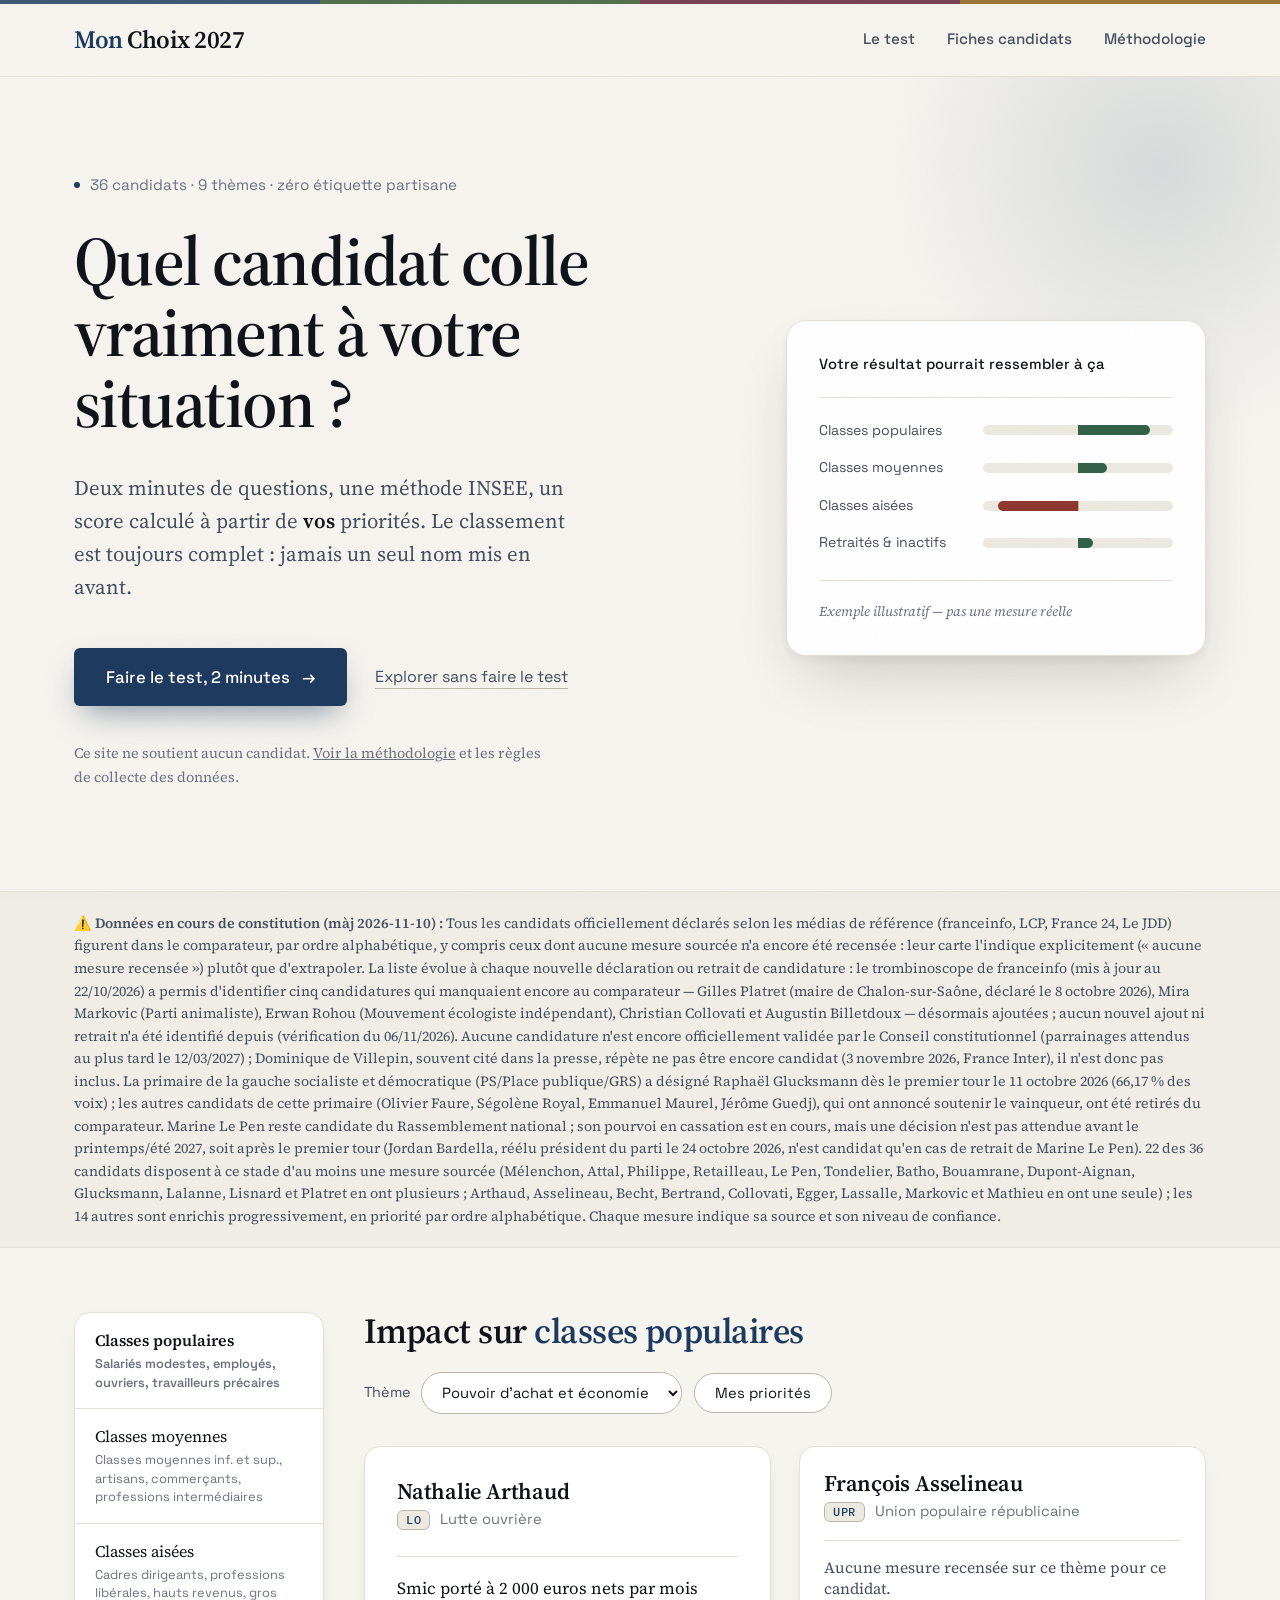
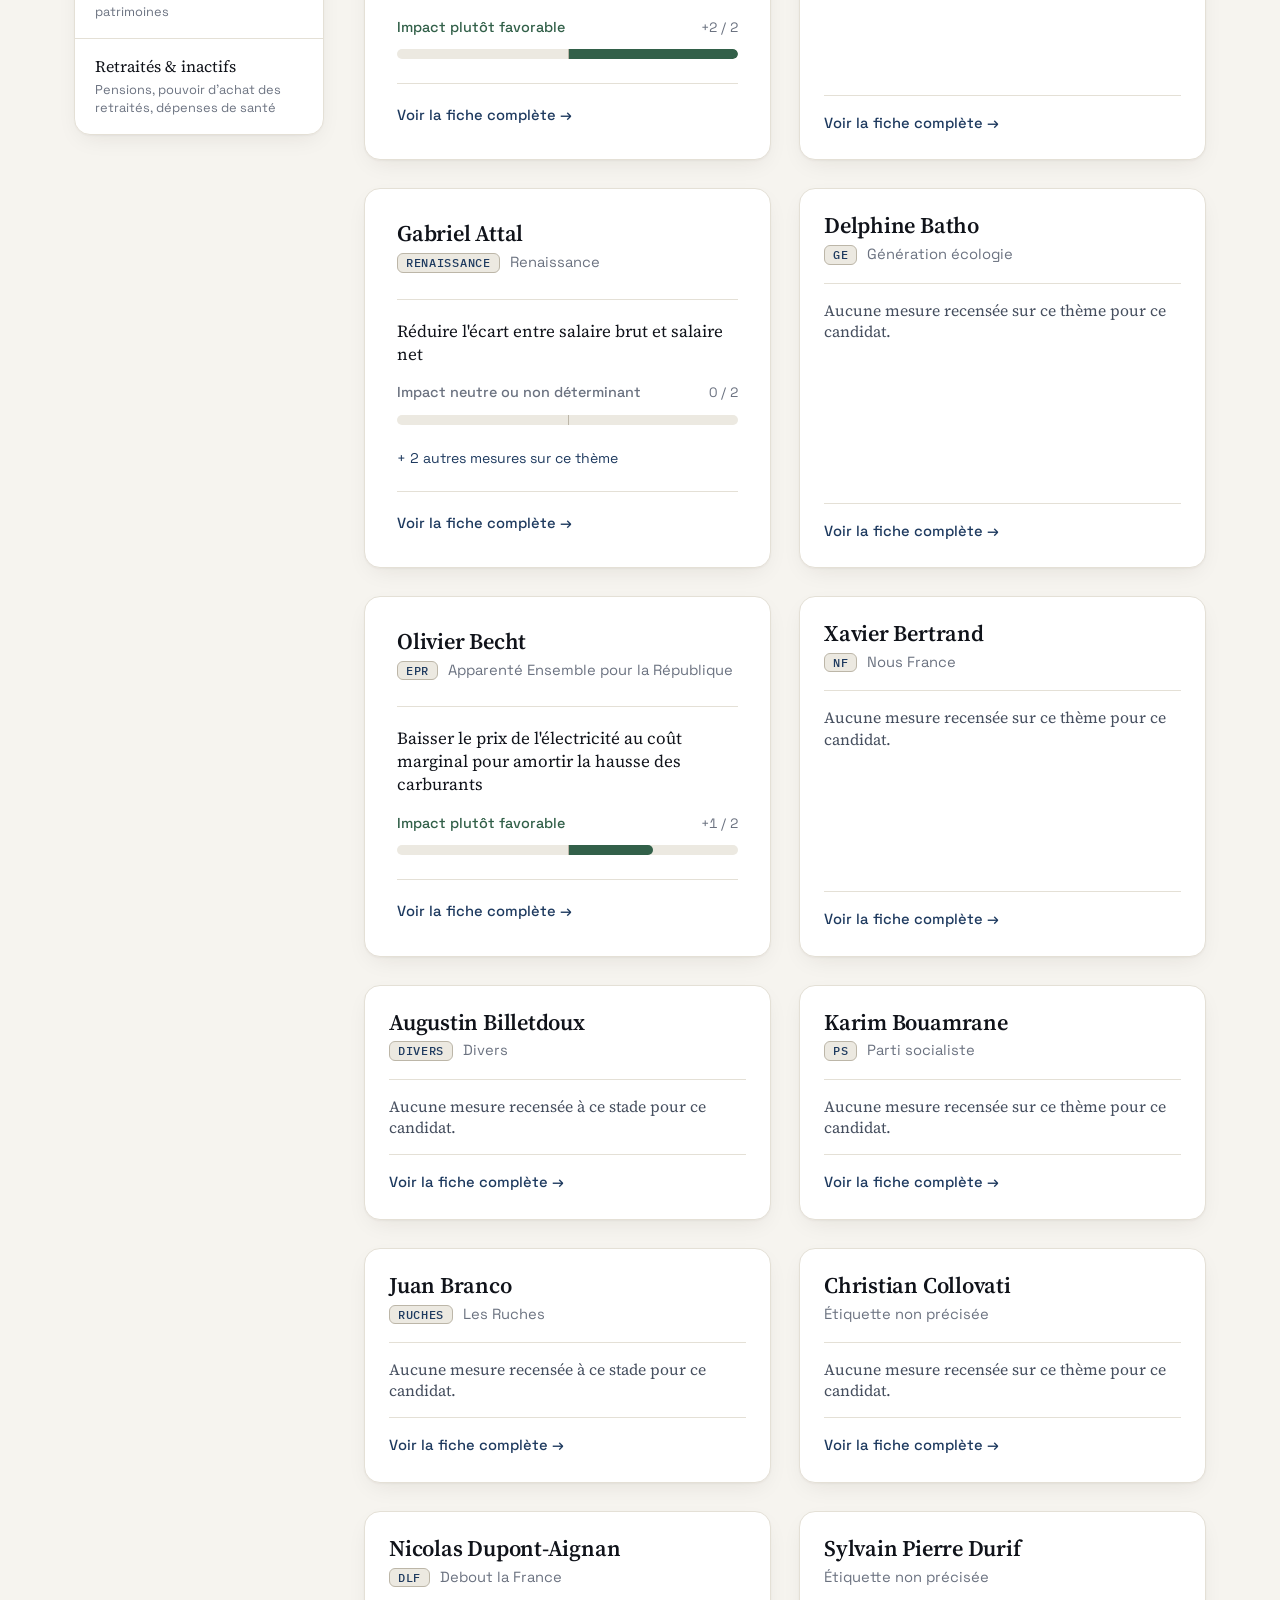
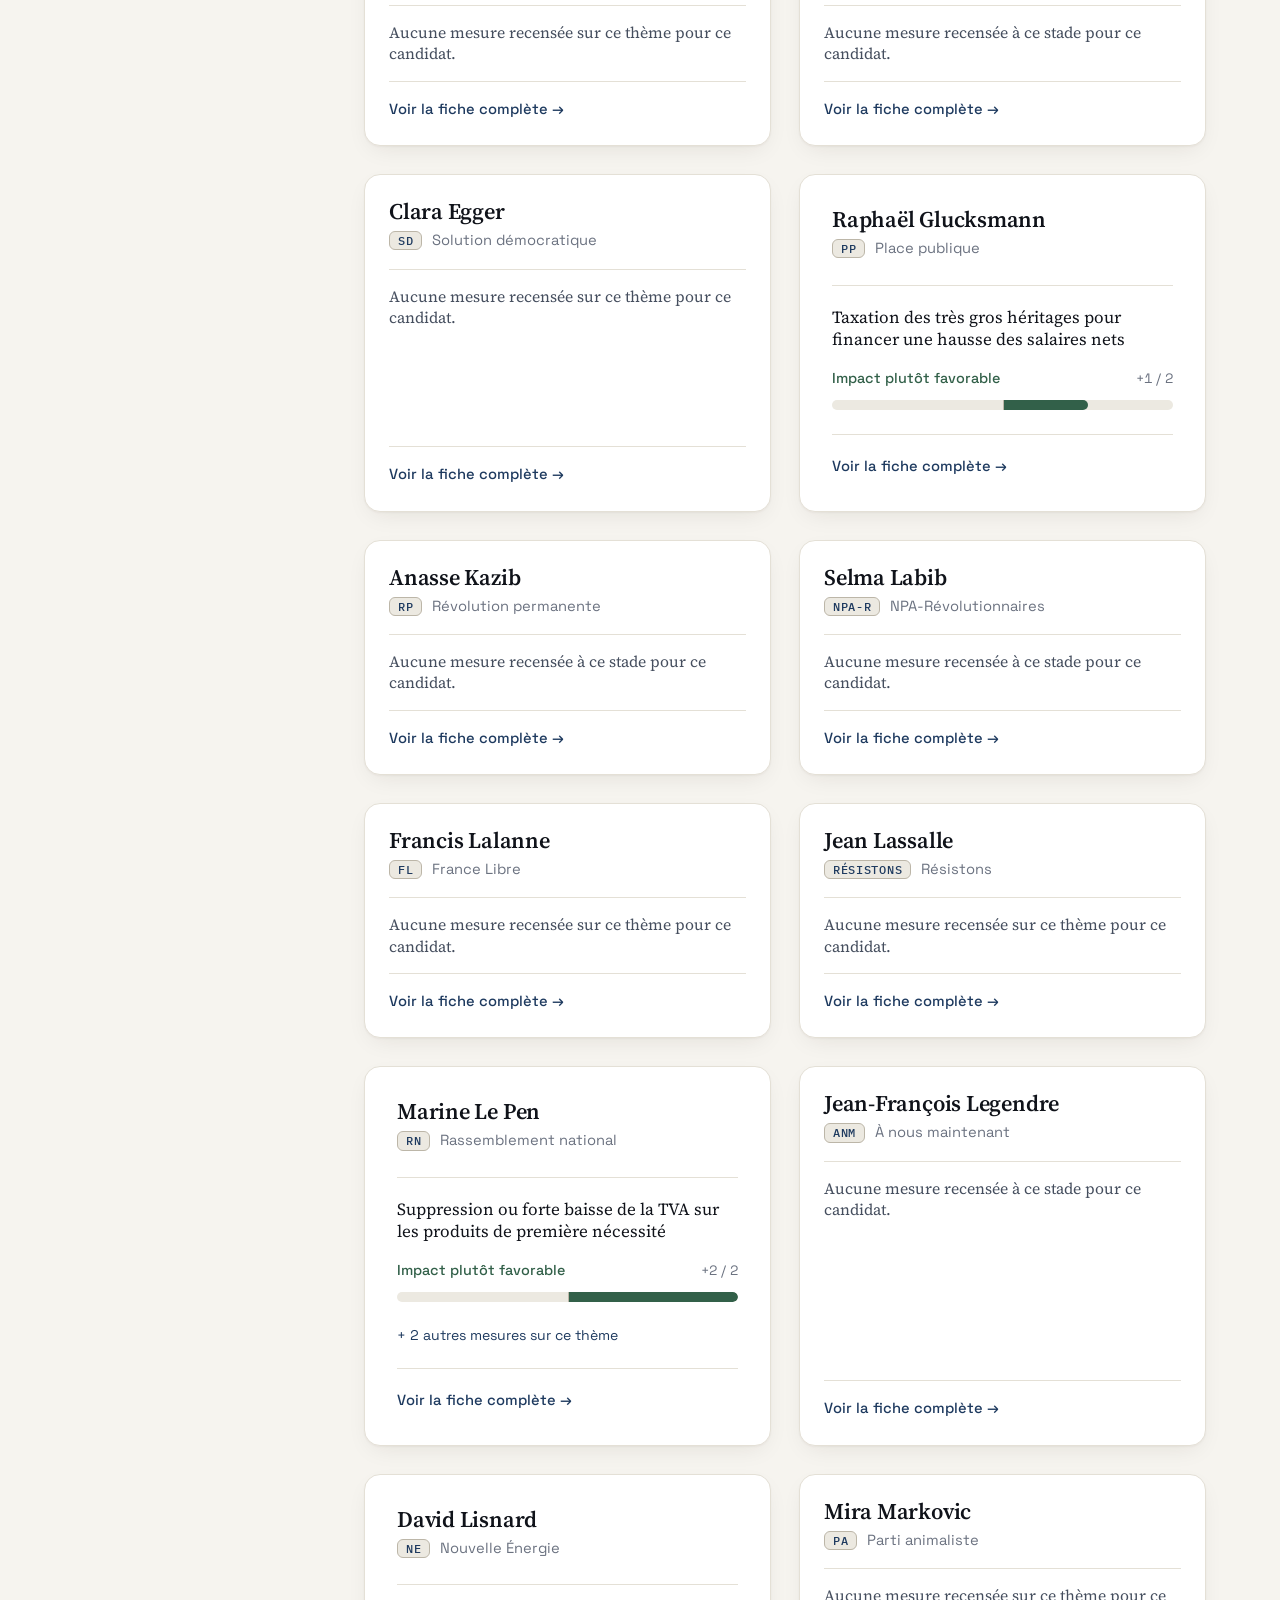
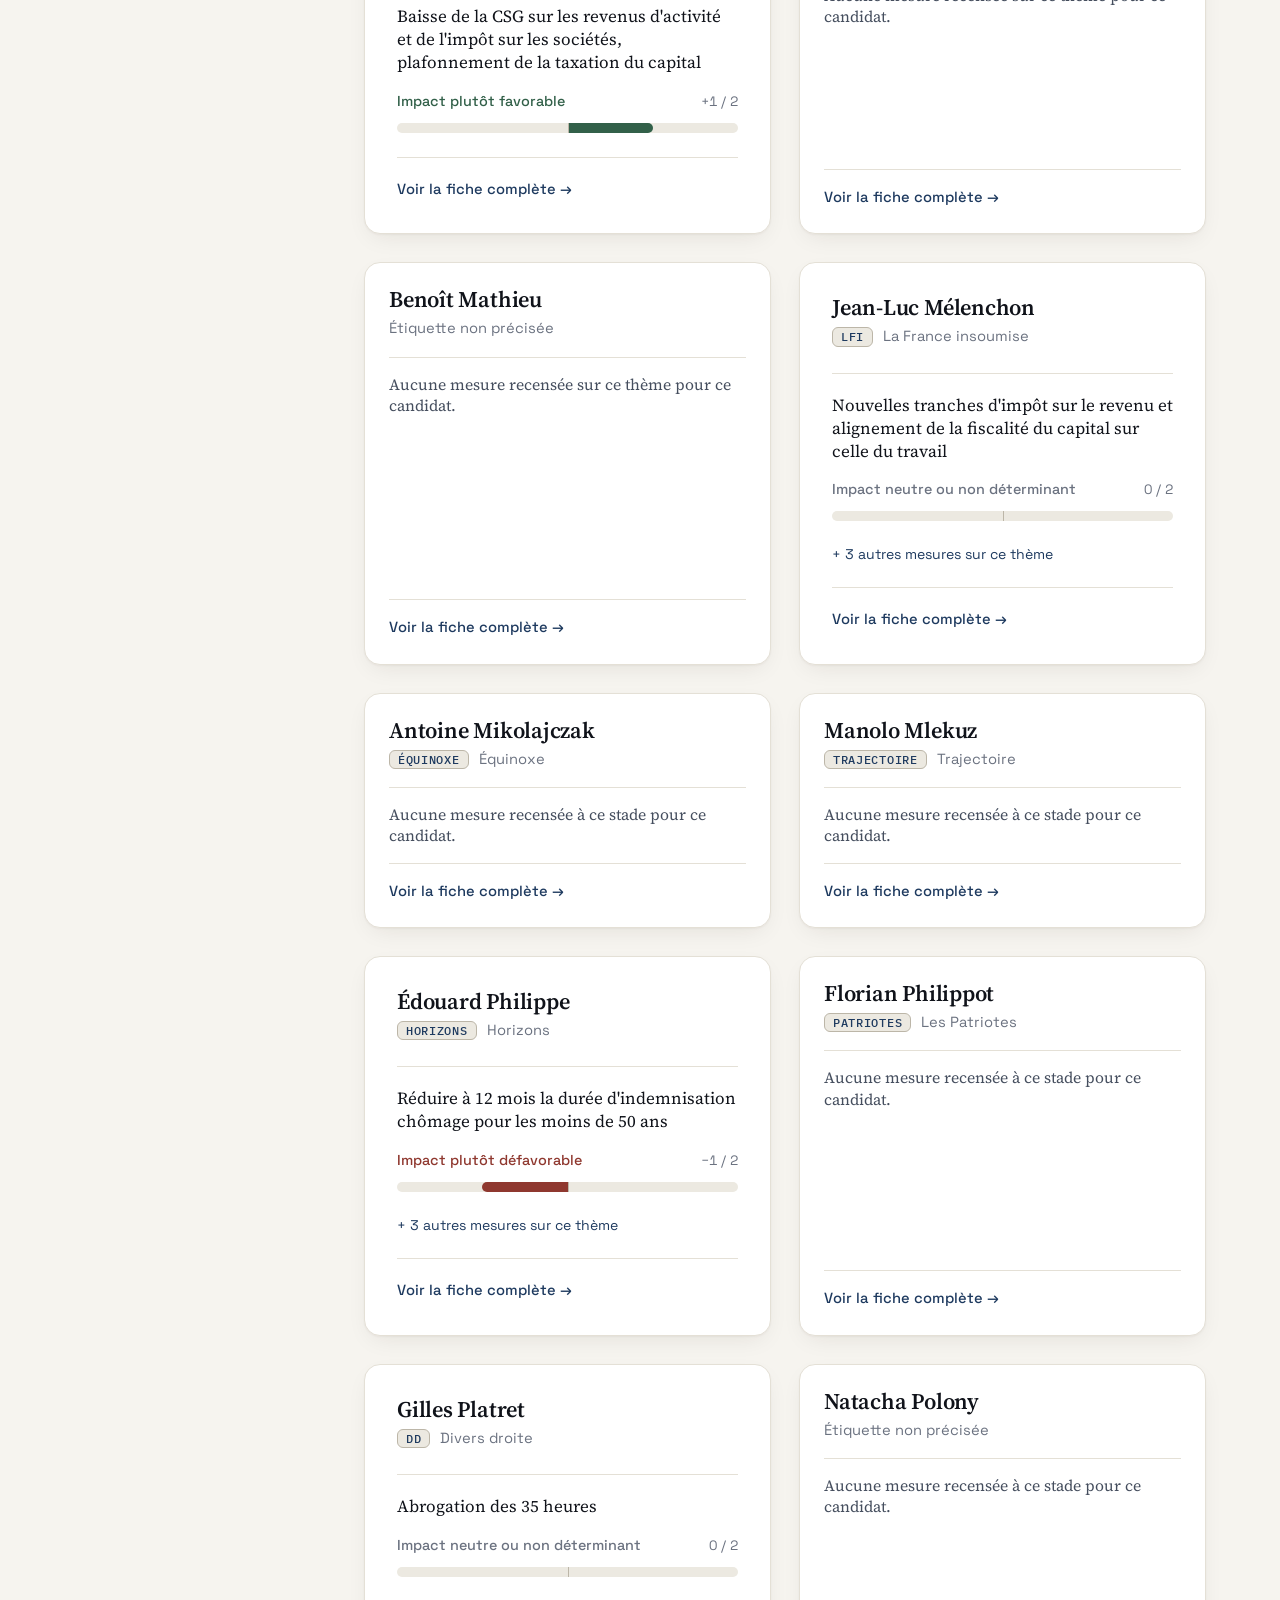
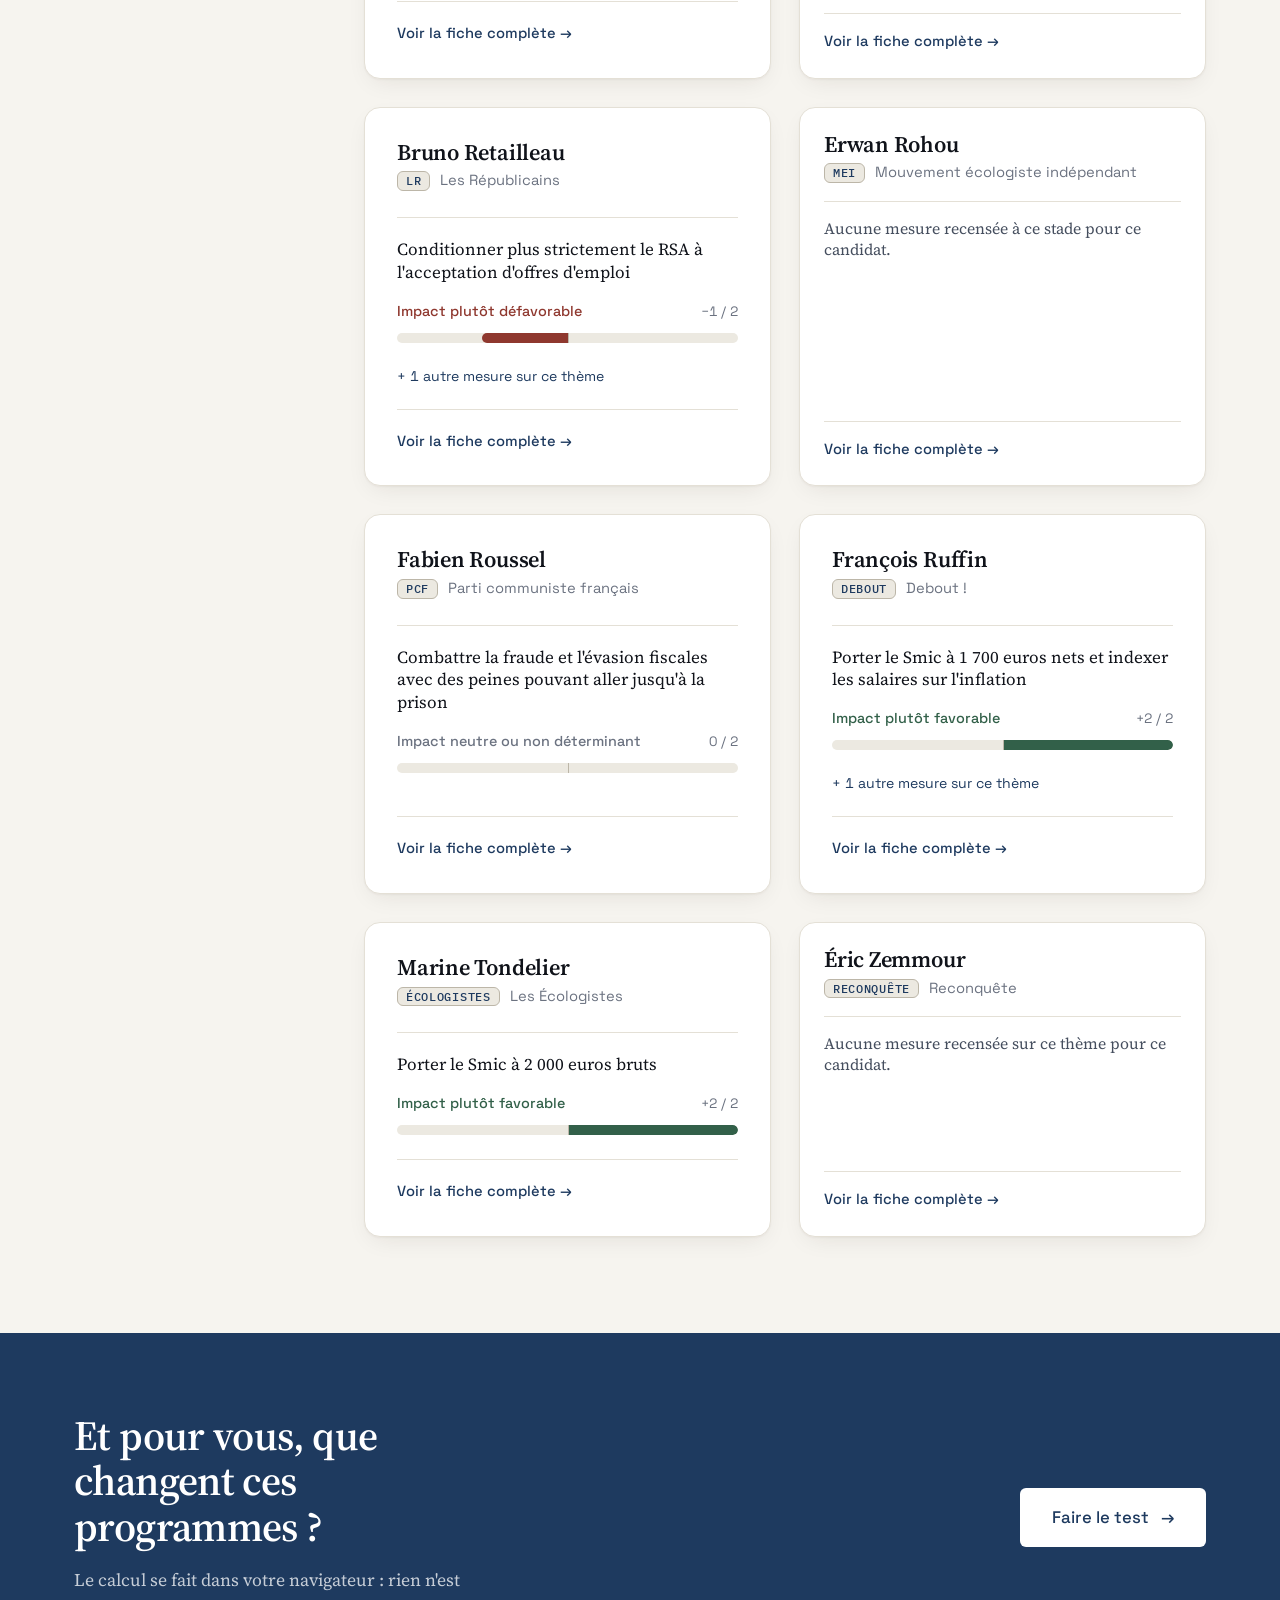
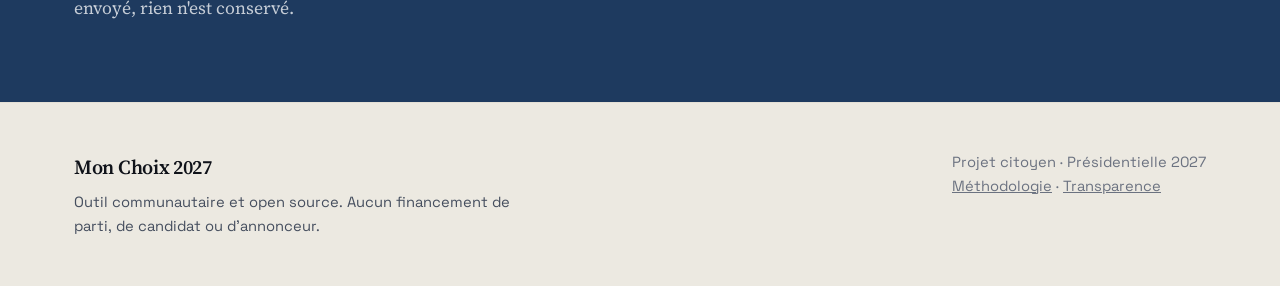
<file: index.html>
<!DOCTYPE html>
<html lang="fr">
<head>
<meta charset="UTF-8">
<meta name="viewport" content="width=device-width, initial-scale=1.0">
<title>Mon Choix 2027 — Comparateur citoyen, présidentielle 2027</title>
<meta name="description" content="Un outil citoyen, open source et non partisan pour comparer l'impact des programmes présidentiels sur les différentes classes sociales.">
<link rel="preconnect" href="https://fonts.googleapis.com">
<link href="https://fonts.googleapis.com/css2?family=Space+Grotesk:wght@500;600;700&family=Source+Serif+4:opsz,wght@8..60,400;8..60,600&family=IBM+Plex+Mono:wght@400;500&display=swap" rel="stylesheet">
<link rel="stylesheet" href="css/style.css">
</head>
<body>
<div class="brand-spectrum" aria-hidden="true"></div>

<header class="site-header">
  <div class="container site-header__row">
    <a href="index.html" class="logo">Mon <span>Choix 2027</span></a>
    <nav class="site-nav">
      <a href="simulateur.html">Le test</a>
      <a href="candidat.html">Fiches candidats</a>
      <a href="methodologie.html">Méthodologie</a>
    </nav>
  </div>
</header>

<section class="hero">
  <div class="container hero__grid">
    <div>
      <div class="hero__eyebrow" id="hero-compteur">6 candidats · 9 thèmes · zéro étiquette partisane</div>
      <h1>Quel candidat colle vraiment à votre situation&nbsp;?</h1>
      <p class="lede">
        Deux minutes de questions, une méthode INSEE, un score calculé à partir de
        <strong>vos</strong> priorités. Le classement est toujours complet : jamais
        un seul nom mis en avant.
      </p>
      <div class="hero__cta">
        <a href="simulateur.html" class="bouton-principal bouton-principal--hero">Faire le test, 2 minutes <span aria-hidden="true">→</span></a>
        <a href="#comparateur" class="hero__cta-secondaire">Explorer sans faire le test</a>
      </div>
      <p class="hero__note">
        Ce site ne soutient aucun candidat.
        <a href="methodologie.html" style="text-decoration:underline;">Voir la méthodologie</a>
        et les règles de collecte des données.
      </p>
    </div>

    <div class="hero-visual" aria-hidden="true">
      <div class="hero-visual__eyebrow">Votre résultat pourrait ressembler à ça</div>
      <div class="hero-visual__rows">
        <div class="hero-visual__row">
          <div class="hero-visual__label">Classes populaires</div>
          <div class="hero-visual__track"><div class="hero-visual__axis"></div><div class="hero-visual__fill pos" style="width:38%"></div></div>
        </div>
        <div class="hero-visual__row">
          <div class="hero-visual__label">Classes moyennes</div>
          <div class="hero-visual__track"><div class="hero-visual__axis"></div><div class="hero-visual__fill pos" style="width:15%"></div></div>
        </div>
        <div class="hero-visual__row">
          <div class="hero-visual__label">Classes aisées</div>
          <div class="hero-visual__track"><div class="hero-visual__axis"></div><div class="hero-visual__fill neg" style="width:42%"></div></div>
        </div>
        <div class="hero-visual__row">
          <div class="hero-visual__label">Retraités &amp; inactifs</div>
          <div class="hero-visual__track"><div class="hero-visual__axis"></div><div class="hero-visual__fill pos" style="width:8%"></div></div>
        </div>
      </div>
      <div class="hero-visual__footer">Exemple illustratif — pas une mesure réelle</div>
    </div>
  </div>
</section>

<div class="bandeau-confiance">
  <div class="container" id="avis-donnees-reelles"></div>
</div>

<div class="container layout" id="comparateur">

  <aside class="classe-rail" id="classe-rail" aria-label="Filtrer par catégorie sociale">
    <!-- injecté par js/app.js -->
  </aside>

  <main>
    <div class="comparateur-header">
      <h2>Impact sur <span id="comparateur-titre-classe" class="titre-classe"></span></h2>
      <div class="comparateur-outils">
        <label class="comparateur-label">
          Thème
          <select id="select-mesure" class="select-mesure" aria-label="Choisir la thématique de la mesure"></select>
        </label>
        <button type="button" id="btn-mes-priorites" class="btn-toggle" aria-pressed="false">
          Mes priorités
        </button>
      </div>
    </div>

    <div id="priorites-panel" hidden>
      <!-- injecté par js/app.js -->
    </div>

    <div class="cartes-candidats" id="cartes-candidats" aria-live="polite">
      <!-- injecté par js/app.js -->
    </div>
  </main>

</div>

<section class="bande-cta">
  <div class="container bande-cta__row">
    <div>
      <h2>Et pour vous, que changent ces programmes&nbsp;?</h2>
      <p>Le calcul se fait dans votre navigateur : rien n'est envoyé, rien n'est conservé.</p>
    </div>
    <a href="simulateur.html" class="bande-cta__bouton">Faire le test <span aria-hidden="true">→</span></a>
  </div>
</section>

<footer class="site-footer">
  <div class="container site-footer__row">
    <div>
      <div class="site-footer__marque">Mon Choix 2027</div>
      <p>Outil communautaire et open source. Aucun financement de parti, de candidat ou d'annonceur.</p>
    </div>
    <div class="site-footer__meta">Projet citoyen · Présidentielle 2027<br><a href="methodologie.html" style="text-decoration:underline;">Méthodologie</a> · <a href="transparence.html" style="text-decoration:underline;">Transparence</a></div>
  </div>
</footer>

<script src="data/data.js"></script>
<script src="js/priorites.js"></script>
<script src="js/parti.js"></script>
<script src="js/app.js"></script>
</body>
</html>
</file>
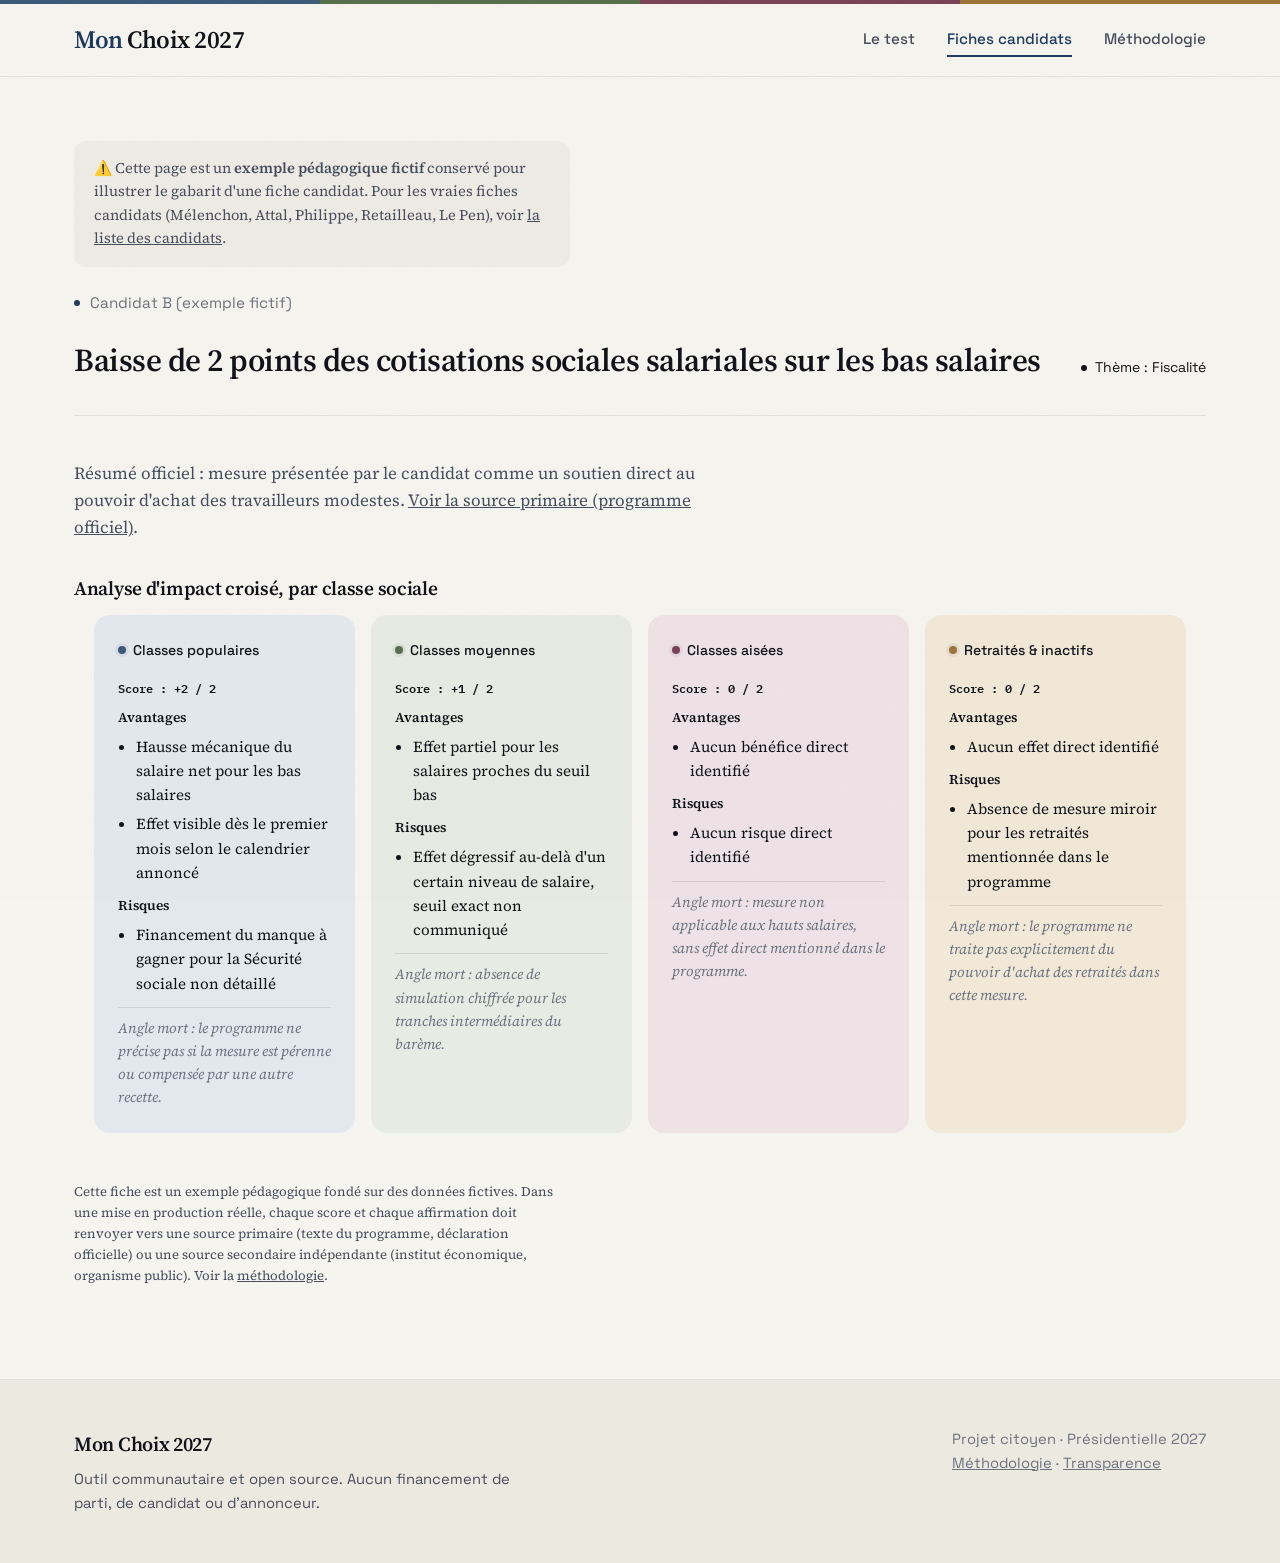
<file: candidat-exemple.html>
<!DOCTYPE html>
<html lang="fr">
<head>
<meta charset="UTF-8">
<meta name="viewport" content="width=device-width, initial-scale=1.0">
<title>Fiche candidat (exemple) — Mon Choix 2027</title>
<link href="https://fonts.googleapis.com/css2?family=Space+Grotesk:wght@500;600;700&family=Source+Serif+4:opsz,wght@8..60,400;8..60,600&family=IBM+Plex+Mono:wght@400;500&display=swap" rel="stylesheet">
<link rel="stylesheet" href="css/style.css">
</head>
<body>
<div class="brand-spectrum" aria-hidden="true"></div>

<header class="site-header">
  <div class="container site-header__row">
    <a href="index.html" class="logo">Mon <span>Choix 2027</span></a>
    <nav class="site-nav">
      <a href="simulateur.html">Le test</a>
      <a href="candidat.html" class="active">Fiches candidats</a>
      <a href="methodologie.html">Méthodologie</a>
    </nav>
  </div>
</header>

<div class="container" style="padding-top:32px; padding-bottom:80px;">

  <div class="hero__disclaimer" style="margin-bottom:24px;">
    ⚠️ Cette page est un <strong>exemple pédagogique fictif</strong> conservé pour illustrer le gabarit
    d'une fiche candidat. Pour les vraies fiches candidats (Mélenchon, Attal, Philippe, Retailleau, Le Pen),
    voir <a href="candidat.html" style="text-decoration:underline;">la liste des candidats</a>.
  </div>

  <div class="fiche-header">
    <div>
      <div class="hero__eyebrow">Candidat B (exemple fictif)</div>
      <h1 style="font-size:2rem;">Baisse de 2 points des cotisations sociales salariales sur les bas salaires</h1>
    </div>
    <span class="badge mono">Thème : Fiscalité</span>
  </div>

  <p style="max-width:70ch; color:var(--ink-soft);">
    Résumé officiel : mesure présentée par le candidat comme un soutien direct au
    pouvoir d'achat des travailleurs modestes.
    <a href="#" style="text-decoration:underline;">Voir la source primaire (programme officiel)</a>.
  </p>

  <h2 style="margin-top:36px; margin-bottom:16px; font-size:1.2rem;">Analyse d'impact croisé, par classe sociale</h2>

  <div class="analyse-classes" id="analyse-classes">
    <!-- Bloc 1 : Classes populaires -->
    <div class="analyse-classe" style="background:var(--classe-populaire-bg);">
      <div class="analyse-classe__nom"><span class="dot" style="background:var(--classe-populaire)"></span>Classes populaires</div>
      <strong class="mono" style="font-size:0.78rem;">Score : +2 / 2</strong>
      <p style="font-size:0.85rem; margin:6px 0 0; font-weight:600;">Avantages</p>
      <ul>
        <li>Hausse mécanique du salaire net pour les bas salaires</li>
        <li>Effet visible dès le premier mois selon le calendrier annoncé</li>
      </ul>
      <p style="font-size:0.85rem; margin:10px 0 0; font-weight:600;">Risques</p>
      <ul>
        <li>Financement du manque à gagner pour la Sécurité sociale non détaillé</li>
      </ul>
      <div class="angle-mort">Angle mort : le programme ne précise pas si la mesure est pérenne ou compensée par une autre recette.</div>
    </div>

    <!-- Bloc 2 : Classes moyennes -->
    <div class="analyse-classe" style="background:var(--classe-moyenne-bg);">
      <div class="analyse-classe__nom"><span class="dot" style="background:var(--classe-moyenne)"></span>Classes moyennes</div>
      <strong class="mono" style="font-size:0.78rem;">Score : +1 / 2</strong>
      <p style="font-size:0.85rem; margin:6px 0 0; font-weight:600;">Avantages</p>
      <ul>
        <li>Effet partiel pour les salaires proches du seuil bas</li>
      </ul>
      <p style="font-size:0.85rem; margin:10px 0 0; font-weight:600;">Risques</p>
      <ul>
        <li>Effet dégressif au-delà d'un certain niveau de salaire, seuil exact non communiqué</li>
      </ul>
      <div class="angle-mort">Angle mort : absence de simulation chiffrée pour les tranches intermédiaires du barème.</div>
    </div>

    <!-- Bloc 3 : Classes aisées -->
    <div class="analyse-classe" style="background:var(--classe-aisee-bg);">
      <div class="analyse-classe__nom"><span class="dot" style="background:var(--classe-aisee)"></span>Classes aisées</div>
      <strong class="mono" style="font-size:0.78rem;">Score : 0 / 2</strong>
      <p style="font-size:0.85rem; margin:6px 0 0; font-weight:600;">Avantages</p>
      <ul><li>Aucun bénéfice direct identifié</li></ul>
      <p style="font-size:0.85rem; margin:10px 0 0; font-weight:600;">Risques</p>
      <ul><li>Aucun risque direct identifié</li></ul>
      <div class="angle-mort">Angle mort : mesure non applicable aux hauts salaires, sans effet direct mentionné dans le programme.</div>
    </div>

    <!-- Bloc 4 : Retraités -->
    <div class="analyse-classe" style="background:var(--classe-retraites-bg);">
      <div class="analyse-classe__nom"><span class="dot" style="background:var(--classe-retraites)"></span>Retraités &amp; inactifs</div>
      <strong class="mono" style="font-size:0.78rem;">Score : 0 / 2</strong>
      <p style="font-size:0.85rem; margin:6px 0 0; font-weight:600;">Avantages</p>
      <ul><li>Aucun effet direct identifié</li></ul>
      <p style="font-size:0.85rem; margin:10px 0 0; font-weight:600;">Risques</p>
      <ul><li>Absence de mesure miroir pour les retraités mentionnée dans le programme</li></ul>
      <div class="angle-mort">Angle mort : le programme ne traite pas explicitement du pouvoir d'achat des retraités dans cette mesure.</div>
    </div>
  </div>

  <p style="margin-top:28px; font-size:0.82rem; color:var(--ink-soft); max-width:70ch;">
    Cette fiche est un exemple pédagogique fondé sur des données fictives. Dans une
    mise en production réelle, chaque score et chaque affirmation doit renvoyer vers
    une source primaire (texte du programme, déclaration officielle) ou une source
    secondaire indépendante (institut économique, organisme public). Voir la
    <a href="methodologie.html" style="text-decoration:underline;">méthodologie</a>.
  </p>

</div>

<footer class="site-footer">
  <div class="container site-footer__row">
    <div>
      <div class="site-footer__marque">Mon Choix 2027</div>
      <p>Outil communautaire et open source. Aucun financement de parti, de candidat ou d'annonceur.</p>
    </div>
    <div class="site-footer__meta">Projet citoyen · Présidentielle 2027<br><a href="methodologie.html" style="text-decoration:underline;">Méthodologie</a> · <a href="transparence.html" style="text-decoration:underline;">Transparence</a></div>
  </div>
</footer>

</body>
</html>
</file>
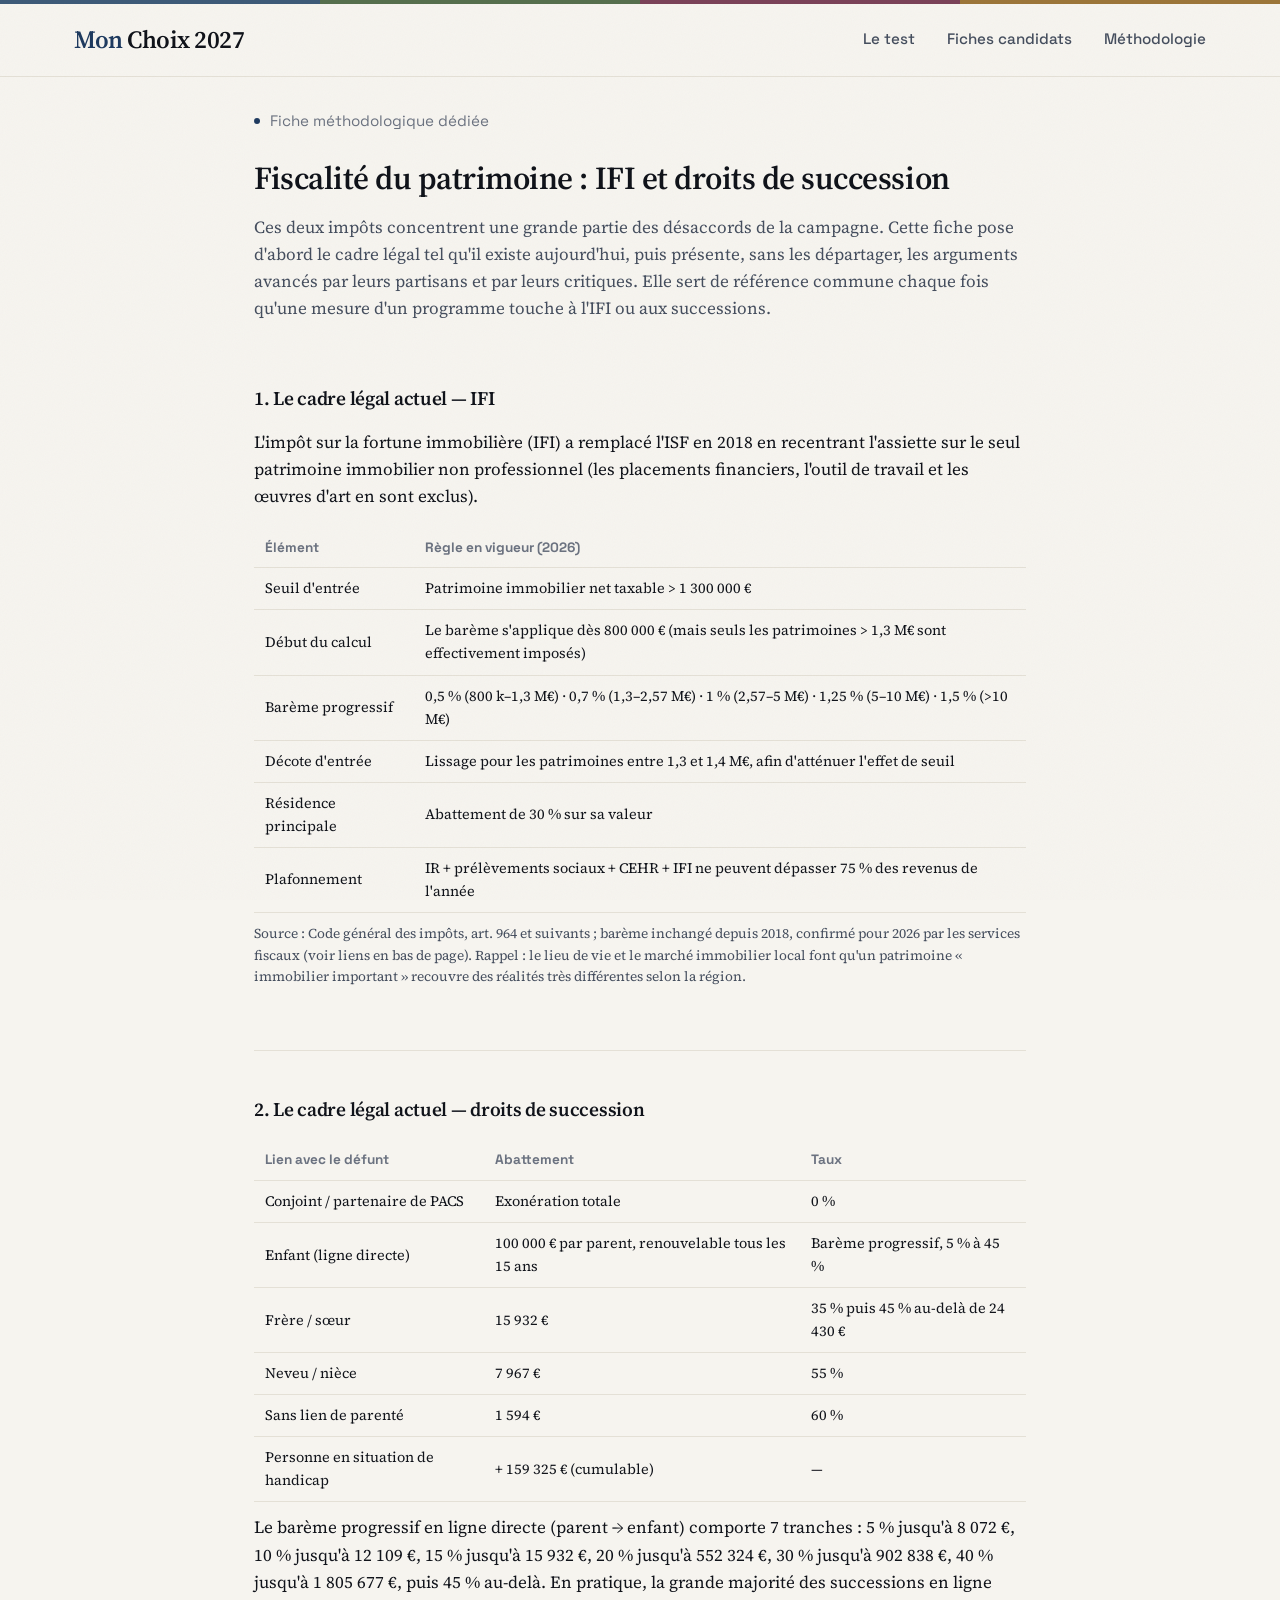
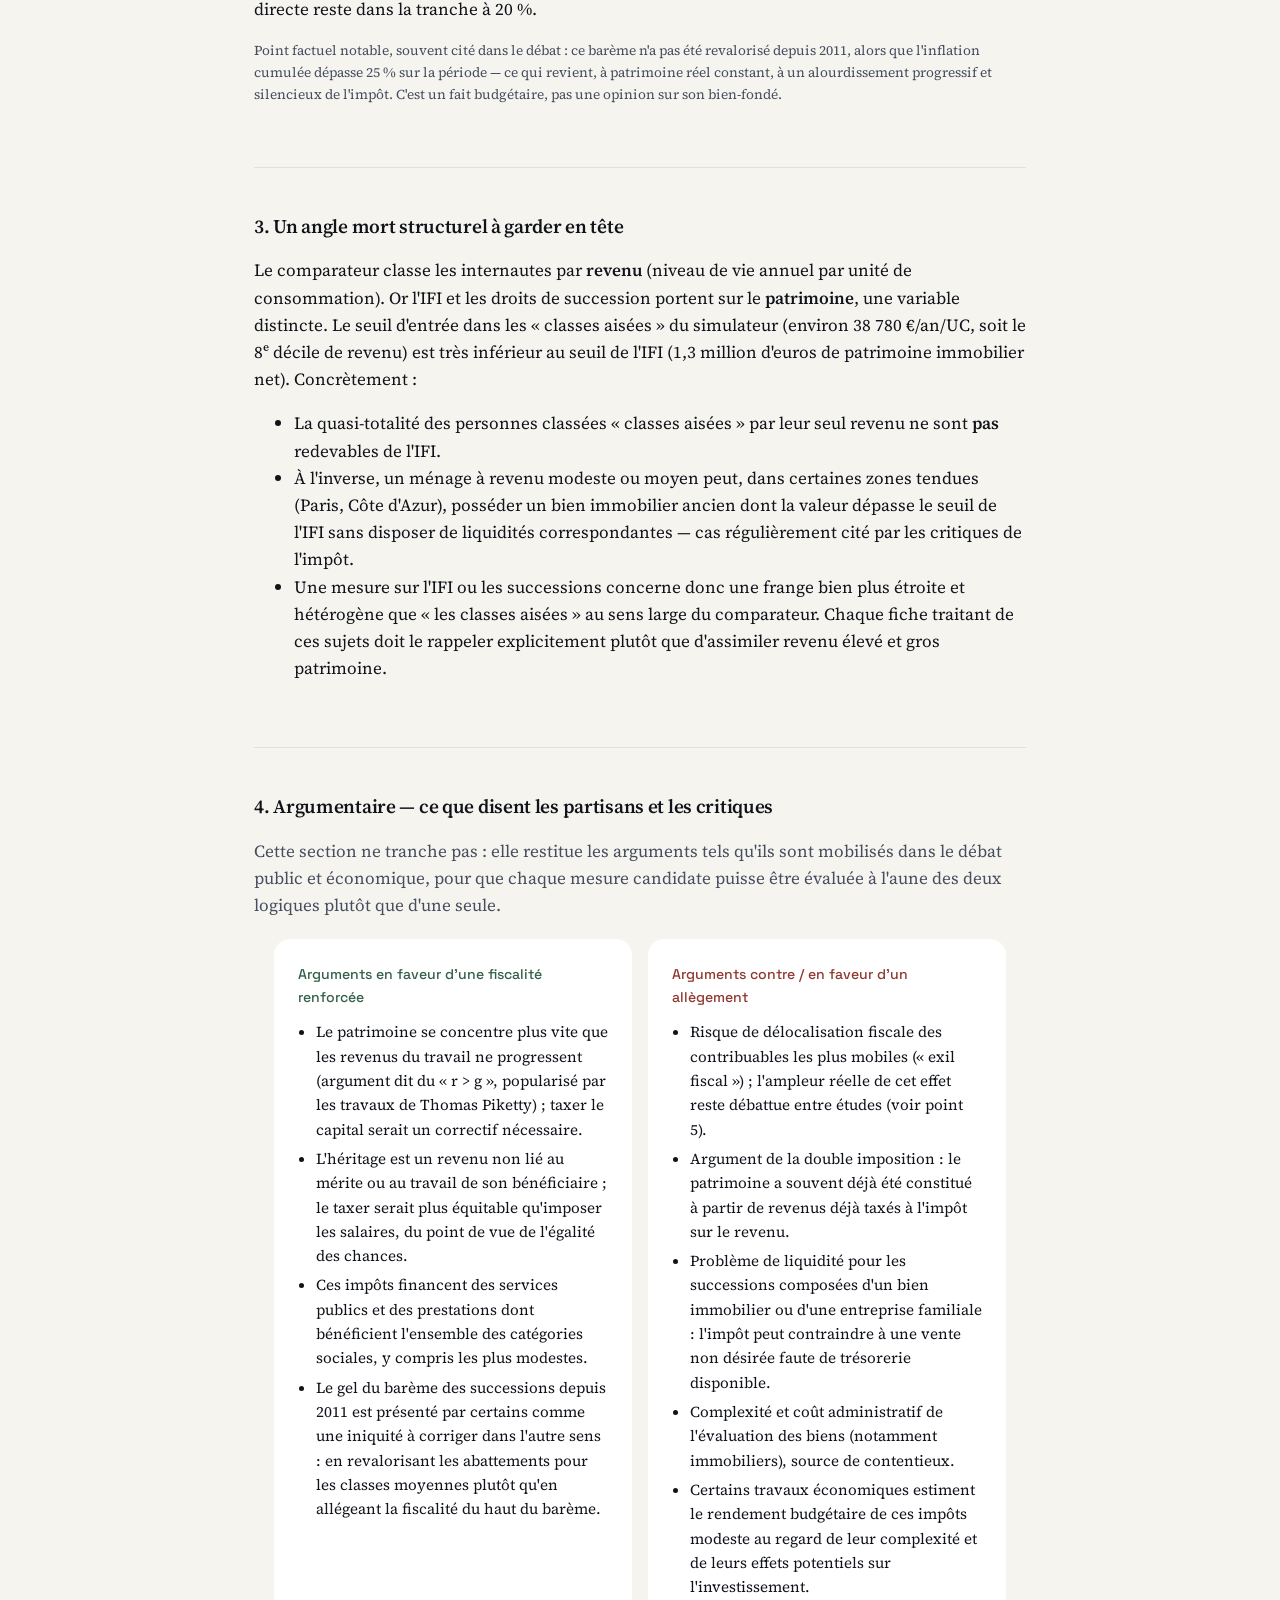
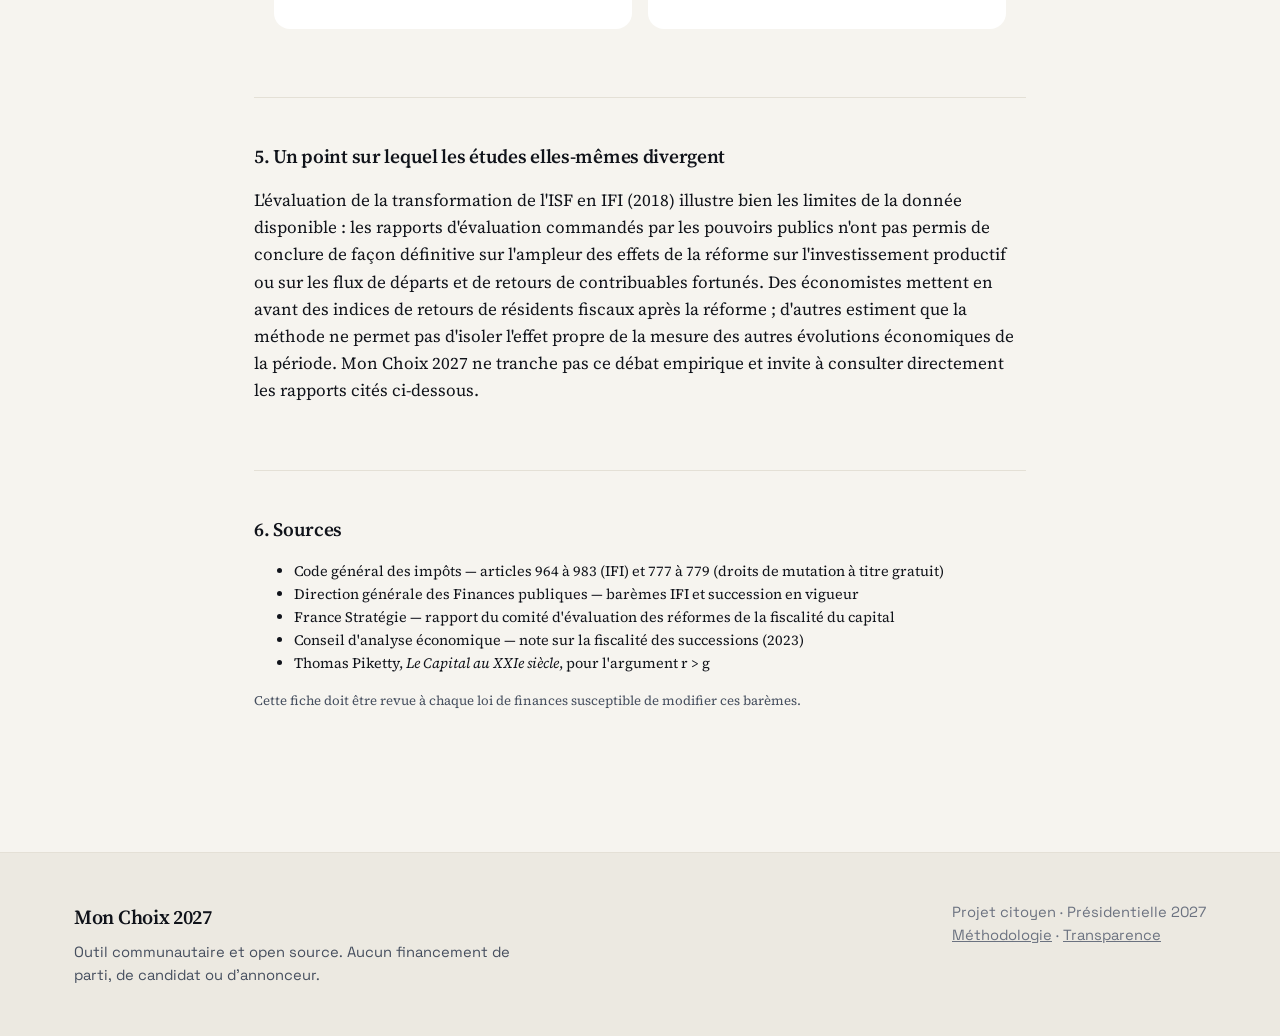
<file: fiscalite-patrimoine.html>
<!DOCTYPE html>
<html lang="fr">
<head>
<meta charset="UTF-8">
<meta name="viewport" content="width=device-width, initial-scale=1.0">
<title>Fiscalité du patrimoine (IFI, succession) — Méthodologie | Mon Choix 2027</title>
<link href="https://fonts.googleapis.com/css2?family=Space+Grotesk:wght@500;600;700&family=Source+Serif+4:opsz,wght@8..60,400;8..60,600&family=IBM+Plex+Mono:wght@400;500&display=swap" rel="stylesheet">
<link rel="stylesheet" href="css/style.css">
</head>
<body>
<div class="brand-spectrum" aria-hidden="true"></div>

<header class="site-header">
  <div class="container site-header__row">
    <a href="index.html" class="logo">Mon <span>Choix 2027</span></a>
    <nav class="site-nav">
      <a href="simulateur.html">Le test</a>
      <a href="candidat.html">Fiches candidats</a>
      <a href="methodologie.html">Méthodologie</a>
    </nav>
  </div>
</header>

<div class="container" style="padding-top:32px; padding-bottom:80px; max-width:820px;">

  <div class="hero__eyebrow">Fiche méthodologique dédiée</div>
  <h1 style="font-size:2rem; margin-bottom:8px;">Fiscalité du patrimoine : IFI et droits de succession</h1>
  <p class="lede" style="color:var(--ink-soft);">
    Ces deux impôts concentrent une grande partie des désaccords de la campagne.
    Cette fiche pose d'abord le cadre légal tel qu'il existe aujourd'hui, puis
    présente, sans les départager, les arguments avancés par leurs partisans et
    par leurs critiques. Elle sert de référence commune chaque fois qu'une mesure
    d'un programme touche à l'IFI ou aux successions.
  </p>

  <!-- ========== CADRE LÉGAL ACTUEL ========== -->

  <div class="methodo-section">
    <h2 style="font-size:1.2rem; margin-bottom:20px;">1. Le cadre légal actuel — IFI</h2>
    <p>
      L'impôt sur la fortune immobilière (IFI) a remplacé l'ISF en 2018 en
      recentrant l'assiette sur le seul patrimoine immobilier non professionnel
      (les placements financiers, l'outil de travail et les œuvres d'art en sont
      exclus).
    </p>
    <table class="source-table">
      <thead><tr><th>Élément</th><th>Règle en vigueur (2026)</th></tr></thead>
      <tbody>
        <tr><td>Seuil d'entrée</td><td>Patrimoine immobilier net taxable &gt; 1 300 000 €</td></tr>
        <tr><td>Début du calcul</td><td>Le barème s'applique dès 800 000 € (mais seuls les patrimoines &gt; 1,3 M€ sont effectivement imposés)</td></tr>
        <tr><td>Barème progressif</td><td>0,5 % (800 k–1,3 M€) · 0,7 % (1,3–2,57 M€) · 1 % (2,57–5 M€) · 1,25 % (5–10 M€) · 1,5 % (&gt;10 M€)</td></tr>
        <tr><td>Décote d'entrée</td><td>Lissage pour les patrimoines entre 1,3 et 1,4 M€, afin d'atténuer l'effet de seuil</td></tr>
        <tr><td>Résidence principale</td><td>Abattement de 30 % sur sa valeur</td></tr>
        <tr><td>Plafonnement</td><td>IR + prélèvements sociaux + CEHR + IFI ne peuvent dépasser 75 % des revenus de l'année</td></tr>
      </tbody>
    </table>
    <p style="font-size:0.85rem; color:var(--ink-soft); margin-top:10px;">
      Source : Code général des impôts, art. 964 et suivants ; barème inchangé
      depuis 2018, confirmé pour 2026 par les services fiscaux (voir liens en
      bas de page). Rappel : le lieu de vie et le marché immobilier local font
      qu'un patrimoine « immobilier important » recouvre des réalités très
      différentes selon la région.
    </p>
  </div>

  <div class="methodo-section">
    <h2 style="font-size:1.2rem; margin-bottom:20px;">2. Le cadre légal actuel — droits de succession</h2>
    <table class="source-table">
      <thead><tr><th>Lien avec le défunt</th><th>Abattement</th><th>Taux</th></tr></thead>
      <tbody>
        <tr><td>Conjoint / partenaire de PACS</td><td>Exonération totale</td><td>0 %</td></tr>
        <tr><td>Enfant (ligne directe)</td><td>100 000 € par parent, renouvelable tous les 15 ans</td><td>Barème progressif, 5 % à 45 %</td></tr>
        <tr><td>Frère / sœur</td><td>15 932 €</td><td>35 % puis 45 % au-delà de 24 430 €</td></tr>
        <tr><td>Neveu / nièce</td><td>7 967 €</td><td>55 %</td></tr>
        <tr><td>Sans lien de parenté</td><td>1 594 €</td><td>60 %</td></tr>
        <tr><td>Personne en situation de handicap</td><td>+ 159 325 € (cumulable)</td><td>—</td></tr>
      </tbody>
    </table>
    <p style="margin-top:12px;">
      Le barème progressif en ligne directe (parent → enfant) comporte 7 tranches :
      5 % jusqu'à 8 072 €, 10 % jusqu'à 12 109 €, 15 % jusqu'à 15 932 €, 20 %
      jusqu'à 552 324 €, 30 % jusqu'à 902 838 €, 40 % jusqu'à 1 805 677 €, puis
      45 % au-delà. En pratique, la grande majorité des successions en ligne
      directe reste dans la tranche à 20 %.
    </p>
    <p style="font-size:0.85rem; color:var(--ink-soft); margin-top:10px;">
      Point factuel notable, souvent cité dans le débat : ce barème n'a pas été
      revalorisé depuis 2011, alors que l'inflation cumulée dépasse 25 % sur la
      période — ce qui revient, à patrimoine réel constant, à un alourdissement
      progressif et silencieux de l'impôt. C'est un fait budgétaire, pas une
      opinion sur son bien-fondé.
    </p>
  </div>

  <!-- ========== ANGLE MORT STRUCTUREL ========== -->

  <div class="methodo-section">
    <h2 style="font-size:1.2rem; margin-bottom:20px;">3. Un angle mort structurel à garder en tête</h2>
    <p>
      Le comparateur classe les internautes par <strong>revenu</strong> (niveau de
      vie annuel par unité de consommation). Or l'IFI et les droits de succession
      portent sur le <strong>patrimoine</strong>, une variable distincte. Le seuil
      d'entrée dans les « classes aisées » du simulateur (environ 38 780 €/an/UC,
      soit le 8ᵉ décile de revenu) est très inférieur au seuil de l'IFI
      (1,3 million d'euros de patrimoine immobilier net). Concrètement :
    </p>
    <ul>
      <li>La quasi-totalité des personnes classées « classes aisées » par leur
        seul revenu ne sont <strong>pas</strong> redevables de l'IFI.</li>
      <li>À l'inverse, un ménage à revenu modeste ou moyen peut, dans certaines
        zones tendues (Paris, Côte d'Azur), posséder un bien immobilier ancien
        dont la valeur dépasse le seuil de l'IFI sans disposer de liquidités
        correspondantes — cas régulièrement cité par les critiques de l'impôt.</li>
      <li>Une mesure sur l'IFI ou les successions concerne donc une frange bien
        plus étroite et hétérogène que « les classes aisées » au sens large du
        comparateur. Chaque fiche traitant de ces sujets doit le rappeler
        explicitement plutôt que d'assimiler revenu élevé et gros patrimoine.</li>
    </ul>
  </div>

  <!-- ========== ARGUMENTAIRE ÉQUILIBRÉ ========== -->

  <div class="methodo-section">
    <h2 style="font-size:1.2rem; margin-bottom:20px;">4. Argumentaire — ce que disent les partisans et les critiques</h2>
    <p style="color:var(--ink-soft); margin-bottom:20px;">
      Cette section ne tranche pas : elle restitue les arguments tels qu'ils sont
      mobilisés dans le débat public et économique, pour que chaque mesure
      candidate puisse être évaluée à l'aune des deux logiques plutôt que d'une
      seule.
    </p>

    <div class="analyse-classes" style="grid-template-columns: 1fr 1fr;">
      <div class="analyse-classe" style="background:var(--paper-raised);">
        <div class="analyse-classe__nom" style="color:var(--impact-positif);">Arguments en faveur d'une fiscalité renforcée</div>
        <ul>
          <li>Le patrimoine se concentre plus vite que les revenus du travail ne
            progressent (argument dit du « r &gt; g », popularisé par les travaux
            de Thomas Piketty) ; taxer le capital serait un correctif nécessaire.</li>
          <li>L'héritage est un revenu non lié au mérite ou au travail de son
            bénéficiaire ; le taxer serait plus équitable qu'imposer les salaires,
            du point de vue de l'égalité des chances.</li>
          <li>Ces impôts financent des services publics et des prestations dont
            bénéficient l'ensemble des catégories sociales, y compris les plus
            modestes.</li>
          <li>Le gel du barème des successions depuis 2011 est présenté par
            certains comme une iniquité à corriger dans l'autre sens : en
            revalorisant les abattements pour les classes moyennes plutôt qu'en
            allégeant la fiscalité du haut du barème.</li>
        </ul>
      </div>

      <div class="analyse-classe" style="background:var(--paper-raised);">
        <div class="analyse-classe__nom" style="color:var(--impact-negatif);">Arguments contre / en faveur d'un allègement</div>
        <ul>
          <li>Risque de délocalisation fiscale des contribuables les plus mobiles
            (« exil fiscal ») ; l'ampleur réelle de cet effet reste débattue
            entre études (voir point 5).</li>
          <li>Argument de la double imposition : le patrimoine a souvent déjà été
            constitué à partir de revenus déjà taxés à l'impôt sur le revenu.</li>
          <li>Problème de liquidité pour les successions composées d'un bien
            immobilier ou d'une entreprise familiale : l'impôt peut contraindre
            à une vente non désirée faute de trésorerie disponible.</li>
          <li>Complexité et coût administratif de l'évaluation des biens
            (notamment immobiliers), source de contentieux.</li>
          <li>Certains travaux économiques estiment le rendement budgétaire de
            ces impôts modeste au regard de leur complexité et de leurs effets
            potentiels sur l'investissement.</li>
        </ul>
      </div>
    </div>
  </div>

  <div class="methodo-section">
    <h2 style="font-size:1.2rem; margin-bottom:20px;">5. Un point sur lequel les études elles-mêmes divergent</h2>
    <p>
      L'évaluation de la transformation de l'ISF en IFI (2018) illustre bien les
      limites de la donnée disponible : les rapports d'évaluation commandés par
      les pouvoirs publics n'ont pas permis de conclure de façon définitive sur
      l'ampleur des effets de la réforme sur l'investissement productif ou sur
      les flux de départs et de retours de contribuables fortunés. Des économistes
      mettent en avant des indices de retours de résidents fiscaux après la
      réforme ; d'autres estiment que la méthode ne permet pas d'isoler l'effet
      propre de la mesure des autres évolutions économiques de la période.
      Mon Choix 2027 ne tranche pas ce débat empirique et invite à consulter
      directement les rapports cités ci-dessous.
    </p>
  </div>

  <div class="methodo-section">
    <h2 style="font-size:1.2rem; margin-bottom:20px;">6. Sources</h2>
    <ul style="font-size:0.9rem;">
      <li>Code général des impôts — articles 964 à 983 (IFI) et 777 à 779 (droits de mutation à titre gratuit)</li>
      <li>Direction générale des Finances publiques — barèmes IFI et succession en vigueur</li>
      <li>France Stratégie — rapport du comité d'évaluation des réformes de la fiscalité du capital</li>
      <li>Conseil d'analyse économique — note sur la fiscalité des successions (2023)</li>
      <li>Thomas Piketty, <em>Le Capital au XXIe siècle</em>, pour l'argument r &gt; g</li>
    </ul>
    <p style="font-size:0.82rem; color:var(--ink-soft); margin-top:12px;">
      Cette fiche doit être revue à chaque loi de finances susceptible de modifier
      ces barèmes.
    </p>
  </div>

</div>

<footer class="site-footer">
  <div class="container site-footer__row">
    <div>
      <div class="site-footer__marque">Mon Choix 2027</div>
      <p>Outil communautaire et open source. Aucun financement de parti, de candidat ou d'annonceur.</p>
    </div>
    <div class="site-footer__meta">Projet citoyen · Présidentielle 2027<br><a href="methodologie.html" style="text-decoration:underline;">Méthodologie</a> · <a href="transparence.html" style="text-decoration:underline;">Transparence</a></div>
  </div>
</footer>

</body>
</html>
</file>
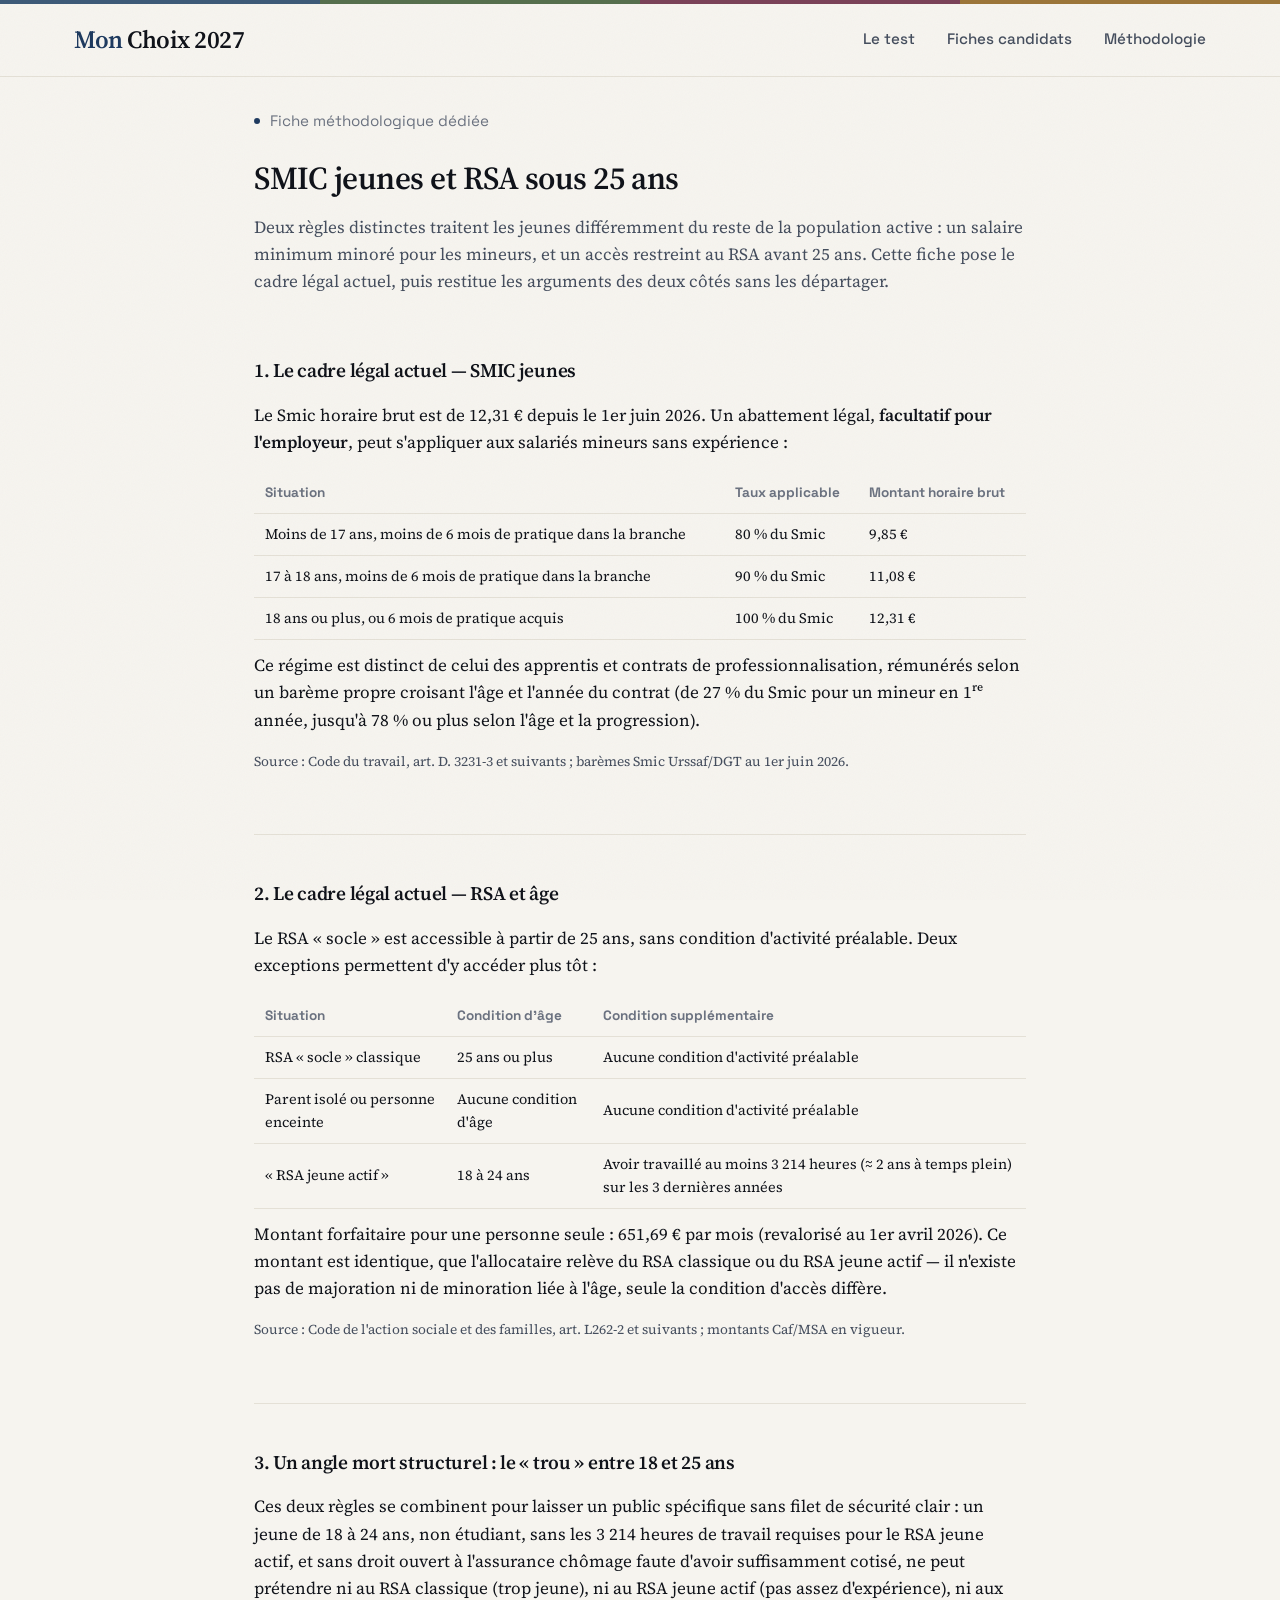
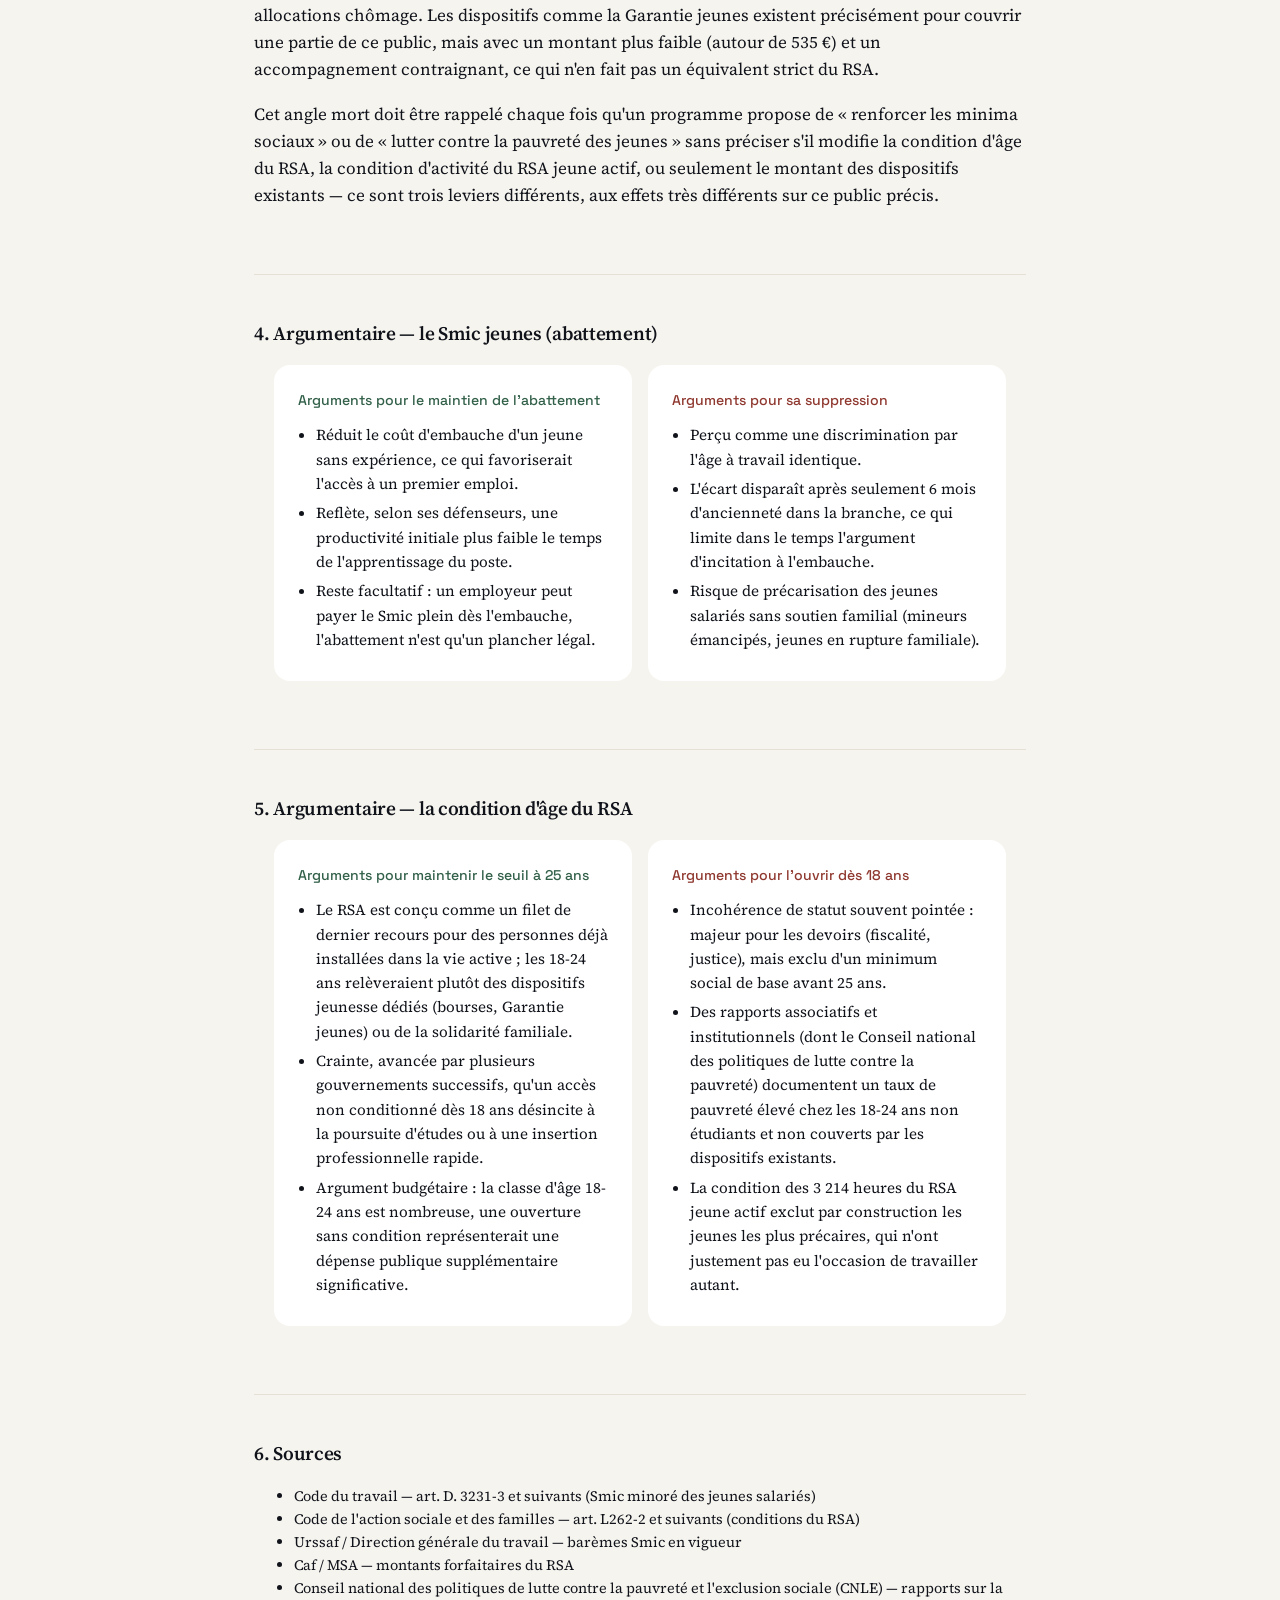
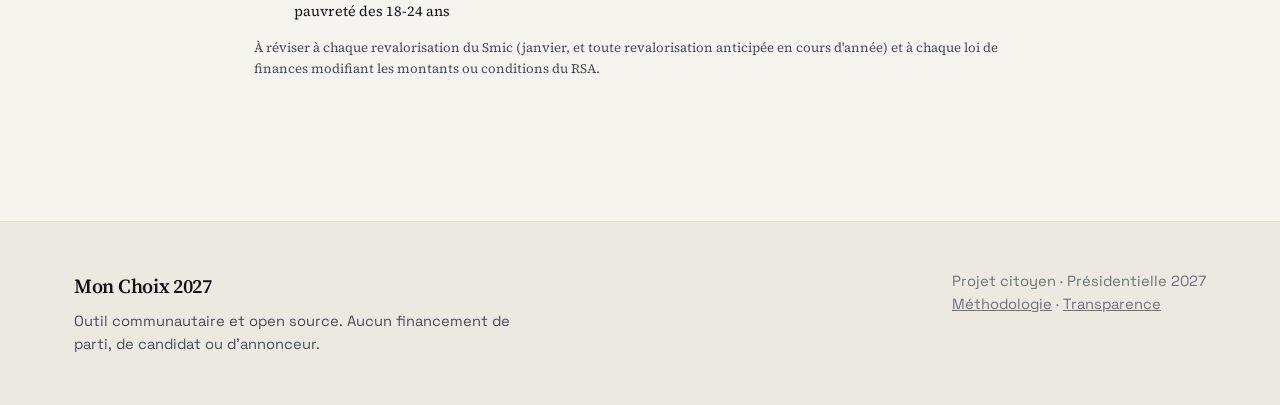
<file: jeunesse-emploi-solidarite.html>
<!DOCTYPE html>
<html lang="fr">
<head>
<meta charset="UTF-8">
<meta name="viewport" content="width=device-width, initial-scale=1.0">
<title>SMIC jeunes &amp; RSA sous 25 ans — Méthodologie | Mon Choix 2027</title>
<link href="https://fonts.googleapis.com/css2?family=Space+Grotesk:wght@500;600;700&family=Source+Serif+4:opsz,wght@8..60,400;8..60,600&family=IBM+Plex+Mono:wght@400;500&display=swap" rel="stylesheet">
<link rel="stylesheet" href="css/style.css">
</head>
<body>
<div class="brand-spectrum" aria-hidden="true"></div>

<header class="site-header">
  <div class="container site-header__row">
    <a href="index.html" class="logo">Mon <span>Choix 2027</span></a>
    <nav class="site-nav">
      <a href="simulateur.html">Le test</a>
      <a href="candidat.html">Fiches candidats</a>
      <a href="methodologie.html">Méthodologie</a>
    </nav>
  </div>
</header>

<div class="container" style="padding-top:32px; padding-bottom:80px; max-width:820px;">

  <div class="hero__eyebrow">Fiche méthodologique dédiée</div>
  <h1 style="font-size:2rem; margin-bottom:8px;">SMIC jeunes et RSA sous 25 ans</h1>
  <p class="lede" style="color:var(--ink-soft);">
    Deux règles distinctes traitent les jeunes différemment du reste de la
    population active : un salaire minimum minoré pour les mineurs, et un
    accès restreint au RSA avant 25 ans. Cette fiche pose le cadre légal
    actuel, puis restitue les arguments des deux côtés sans les départager.
  </p>

  <!-- ========== CADRE LÉGAL ========== -->

  <div class="methodo-section">
    <h2 style="font-size:1.2rem; margin-bottom:20px;">1. Le cadre légal actuel — SMIC jeunes</h2>
    <p>
      Le Smic horaire brut est de 12,31 € depuis le 1er juin 2026. Un
      abattement légal, <strong>facultatif pour l'employeur</strong>, peut
      s'appliquer aux salariés mineurs sans expérience :
    </p>
    <table class="source-table">
      <thead><tr><th>Situation</th><th>Taux applicable</th><th>Montant horaire brut</th></tr></thead>
      <tbody>
        <tr><td>Moins de 17 ans, moins de 6 mois de pratique dans la branche</td><td>80 % du Smic</td><td>9,85 €</td></tr>
        <tr><td>17 à 18 ans, moins de 6 mois de pratique dans la branche</td><td>90 % du Smic</td><td>11,08 €</td></tr>
        <tr><td>18 ans ou plus, ou 6 mois de pratique acquis</td><td>100 % du Smic</td><td>12,31 €</td></tr>
      </tbody>
    </table>
    <p style="margin-top:12px;">
      Ce régime est distinct de celui des apprentis et contrats de
      professionnalisation, rémunérés selon un barème propre croisant l'âge et
      l'année du contrat (de 27 % du Smic pour un mineur en 1ʳᵉ année, jusqu'à
      78 % ou plus selon l'âge et la progression).
    </p>
    <p style="font-size:0.85rem; color:var(--ink-soft); margin-top:10px;">
      Source : Code du travail, art. D. 3231-3 et suivants ; barèmes Smic
      Urssaf/DGT au 1er juin 2026.
    </p>
  </div>

  <div class="methodo-section">
    <h2 style="font-size:1.2rem; margin-bottom:20px;">2. Le cadre légal actuel — RSA et âge</h2>
    <p>
      Le RSA « socle » est accessible à partir de 25 ans, sans condition
      d'activité préalable. Deux exceptions permettent d'y accéder plus tôt :
    </p>
    <table class="source-table">
      <thead><tr><th>Situation</th><th>Condition d'âge</th><th>Condition supplémentaire</th></tr></thead>
      <tbody>
        <tr><td>RSA « socle » classique</td><td>25 ans ou plus</td><td>Aucune condition d'activité préalable</td></tr>
        <tr><td>Parent isolé ou personne enceinte</td><td>Aucune condition d'âge</td><td>Aucune condition d'activité préalable</td></tr>
        <tr><td>« RSA jeune actif »</td><td>18 à 24 ans</td><td>Avoir travaillé au moins 3 214 heures (≈ 2 ans à temps plein) sur les 3 dernières années</td></tr>
      </tbody>
    </table>
    <p style="margin-top:12px;">
      Montant forfaitaire pour une personne seule : 651,69 € par mois (revalorisé
      au 1er avril 2026). Ce montant est identique, que l'allocataire relève du
      RSA classique ou du RSA jeune actif — il n'existe pas de majoration ni de
      minoration liée à l'âge, seule la condition d'accès diffère.
    </p>
    <p style="font-size:0.85rem; color:var(--ink-soft); margin-top:10px;">
      Source : Code de l'action sociale et des familles, art. L262-2 et
      suivants ; montants Caf/MSA en vigueur.
    </p>
  </div>

  <!-- ========== ANGLE MORT ========== -->

  <div class="methodo-section">
    <h2 style="font-size:1.2rem; margin-bottom:20px;">3. Un angle mort structurel : le « trou » entre 18 et 25 ans</h2>
    <p>
      Ces deux règles se combinent pour laisser un public spécifique sans
      filet de sécurité clair : un jeune de 18 à 24 ans, non étudiant, sans
      les 3 214 heures de travail requises pour le RSA jeune actif, et sans
      droit ouvert à l'assurance chômage faute d'avoir suffisamment cotisé,
      ne peut prétendre ni au RSA classique (trop jeune), ni au RSA jeune
      actif (pas assez d'expérience), ni aux allocations chômage. Les
      dispositifs comme la Garantie jeunes existent précisément pour couvrir
      une partie de ce public, mais avec un montant plus faible (autour de
      535 €) et un accompagnement contraignant, ce qui n'en fait pas un
      équivalent strict du RSA.
    </p>
    <p>
      Cet angle mort doit être rappelé chaque fois qu'un programme propose de
      « renforcer les minima sociaux » ou de « lutter contre la pauvreté des
      jeunes » sans préciser s'il modifie la condition d'âge du RSA, la
      condition d'activité du RSA jeune actif, ou seulement le montant des
      dispositifs existants — ce sont trois leviers différents, aux effets
      très différents sur ce public précis.
    </p>
  </div>

  <!-- ========== ARGUMENTAIRE ========== -->

  <div class="methodo-section">
    <h2 style="font-size:1.2rem; margin-bottom:20px;">4. Argumentaire — le Smic jeunes (abattement)</h2>
    <div class="analyse-classes" style="grid-template-columns: 1fr 1fr;">
      <div class="analyse-classe" style="background:var(--paper-raised);">
        <div class="analyse-classe__nom" style="color:var(--impact-positif);">Arguments pour le maintien de l'abattement</div>
        <ul>
          <li>Réduit le coût d'embauche d'un jeune sans expérience, ce qui
            favoriserait l'accès à un premier emploi.</li>
          <li>Reflète, selon ses défenseurs, une productivité initiale plus
            faible le temps de l'apprentissage du poste.</li>
          <li>Reste facultatif : un employeur peut payer le Smic plein dès
            l'embauche, l'abattement n'est qu'un plancher légal.</li>
        </ul>
      </div>
      <div class="analyse-classe" style="background:var(--paper-raised);">
        <div class="analyse-classe__nom" style="color:var(--impact-negatif);">Arguments pour sa suppression</div>
        <ul>
          <li>Perçu comme une discrimination par l'âge à travail identique.</li>
          <li>L'écart disparaît après seulement 6 mois d'ancienneté dans la
            branche, ce qui limite dans le temps l'argument d'incitation à
            l'embauche.</li>
          <li>Risque de précarisation des jeunes salariés sans soutien
            familial (mineurs émancipés, jeunes en rupture familiale).</li>
        </ul>
      </div>
    </div>
  </div>

  <div class="methodo-section">
    <h2 style="font-size:1.2rem; margin-bottom:20px;">5. Argumentaire — la condition d'âge du RSA</h2>
    <div class="analyse-classes" style="grid-template-columns: 1fr 1fr;">
      <div class="analyse-classe" style="background:var(--paper-raised);">
        <div class="analyse-classe__nom" style="color:var(--impact-positif);">Arguments pour maintenir le seuil à 25 ans</div>
        <ul>
          <li>Le RSA est conçu comme un filet de dernier recours pour des
            personnes déjà installées dans la vie active ; les 18-24 ans
            relèveraient plutôt des dispositifs jeunesse dédiés (bourses,
            Garantie jeunes) ou de la solidarité familiale.</li>
          <li>Crainte, avancée par plusieurs gouvernements successifs, qu'un
            accès non conditionné dès 18 ans désincite à la poursuite
            d'études ou à une insertion professionnelle rapide.</li>
          <li>Argument budgétaire : la classe d'âge 18-24 ans est nombreuse,
            une ouverture sans condition représenterait une dépense
            publique supplémentaire significative.</li>
        </ul>
      </div>
      <div class="analyse-classe" style="background:var(--paper-raised);">
        <div class="analyse-classe__nom" style="color:var(--impact-negatif);">Arguments pour l'ouvrir dès 18 ans</div>
        <ul>
          <li>Incohérence de statut souvent pointée : majeur pour les devoirs
            (fiscalité, justice), mais exclu d'un minimum social de base
            avant 25 ans.</li>
          <li>Des rapports associatifs et institutionnels (dont le Conseil
            national des politiques de lutte contre la pauvreté) documentent
            un taux de pauvreté élevé chez les 18-24 ans non étudiants et non
            couverts par les dispositifs existants.</li>
          <li>La condition des 3 214 heures du RSA jeune actif exclut par
            construction les jeunes les plus précaires, qui n'ont justement
            pas eu l'occasion de travailler autant.</li>
        </ul>
      </div>
    </div>
  </div>

  <div class="methodo-section">
    <h2 style="font-size:1.2rem; margin-bottom:20px;">6. Sources</h2>
    <ul style="font-size:0.9rem;">
      <li>Code du travail — art. D. 3231-3 et suivants (Smic minoré des jeunes salariés)</li>
      <li>Code de l'action sociale et des familles — art. L262-2 et suivants (conditions du RSA)</li>
      <li>Urssaf / Direction générale du travail — barèmes Smic en vigueur</li>
      <li>Caf / MSA — montants forfaitaires du RSA</li>
      <li>Conseil national des politiques de lutte contre la pauvreté et l'exclusion sociale (CNLE) — rapports sur la pauvreté des 18-24 ans</li>
    </ul>
    <p style="font-size:0.82rem; color:var(--ink-soft); margin-top:12px;">
      À réviser à chaque revalorisation du Smic (janvier, et toute
      revalorisation anticipée en cours d'année) et à chaque loi de finances
      modifiant les montants ou conditions du RSA.
    </p>
  </div>

</div>

<footer class="site-footer">
  <div class="container site-footer__row">
    <div>
      <div class="site-footer__marque">Mon Choix 2027</div>
      <p>Outil communautaire et open source. Aucun financement de parti, de candidat ou d'annonceur.</p>
    </div>
    <div class="site-footer__meta">Projet citoyen · Présidentielle 2027<br><a href="methodologie.html" style="text-decoration:underline;">Méthodologie</a> · <a href="transparence.html" style="text-decoration:underline;">Transparence</a></div>
  </div>
</footer>

</body>
</html>
</file>
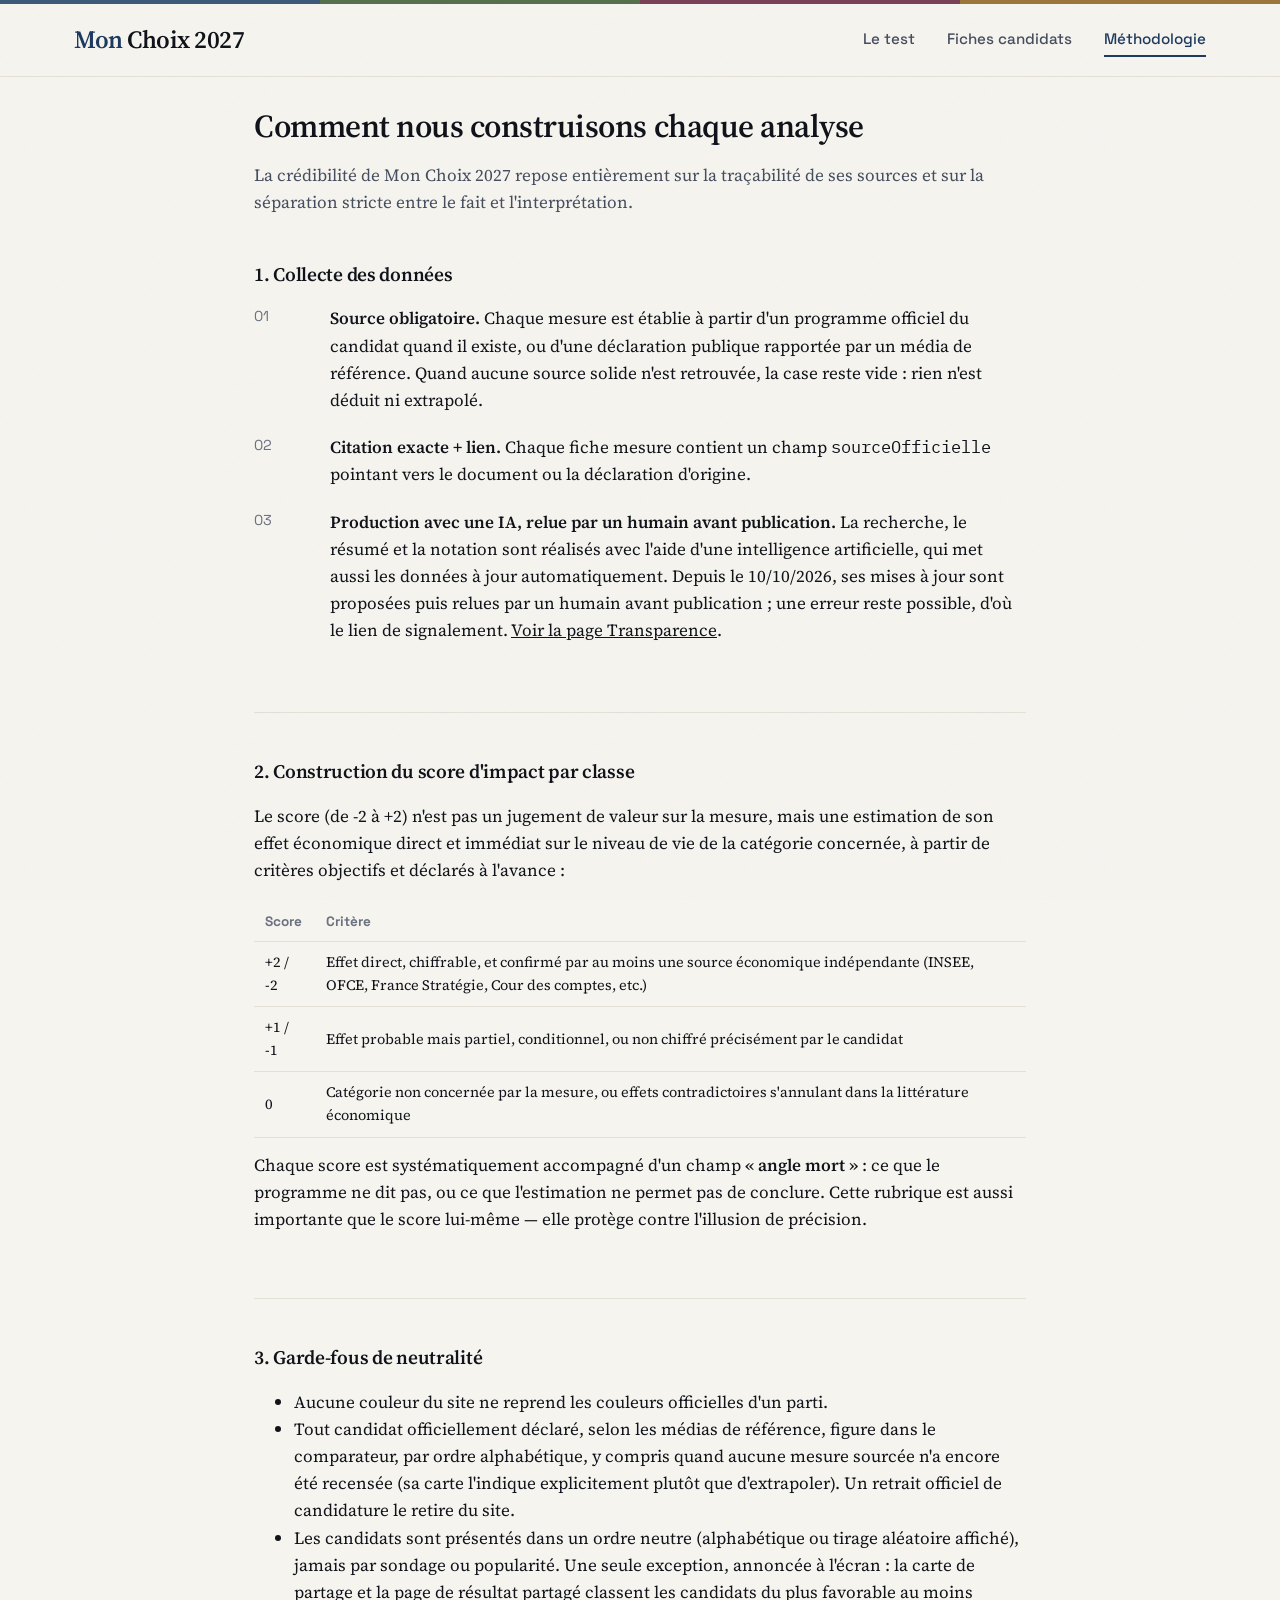
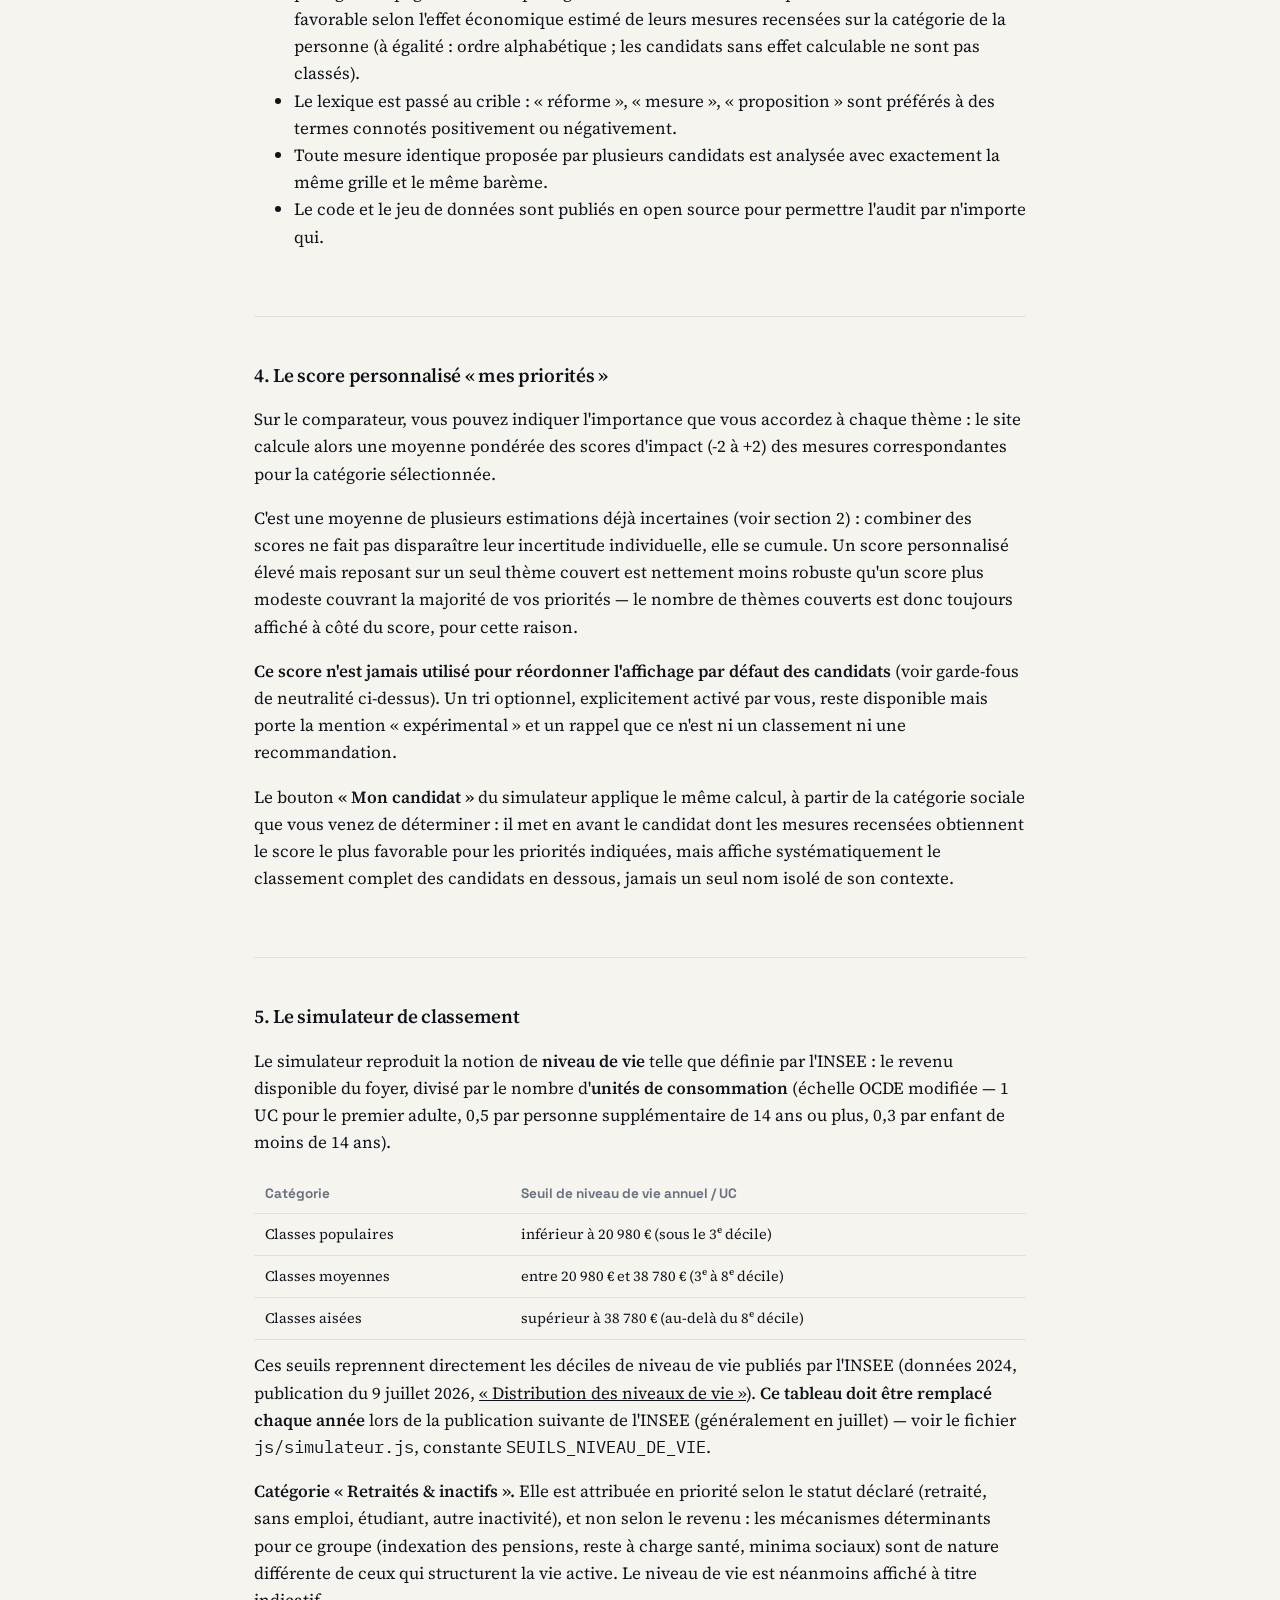
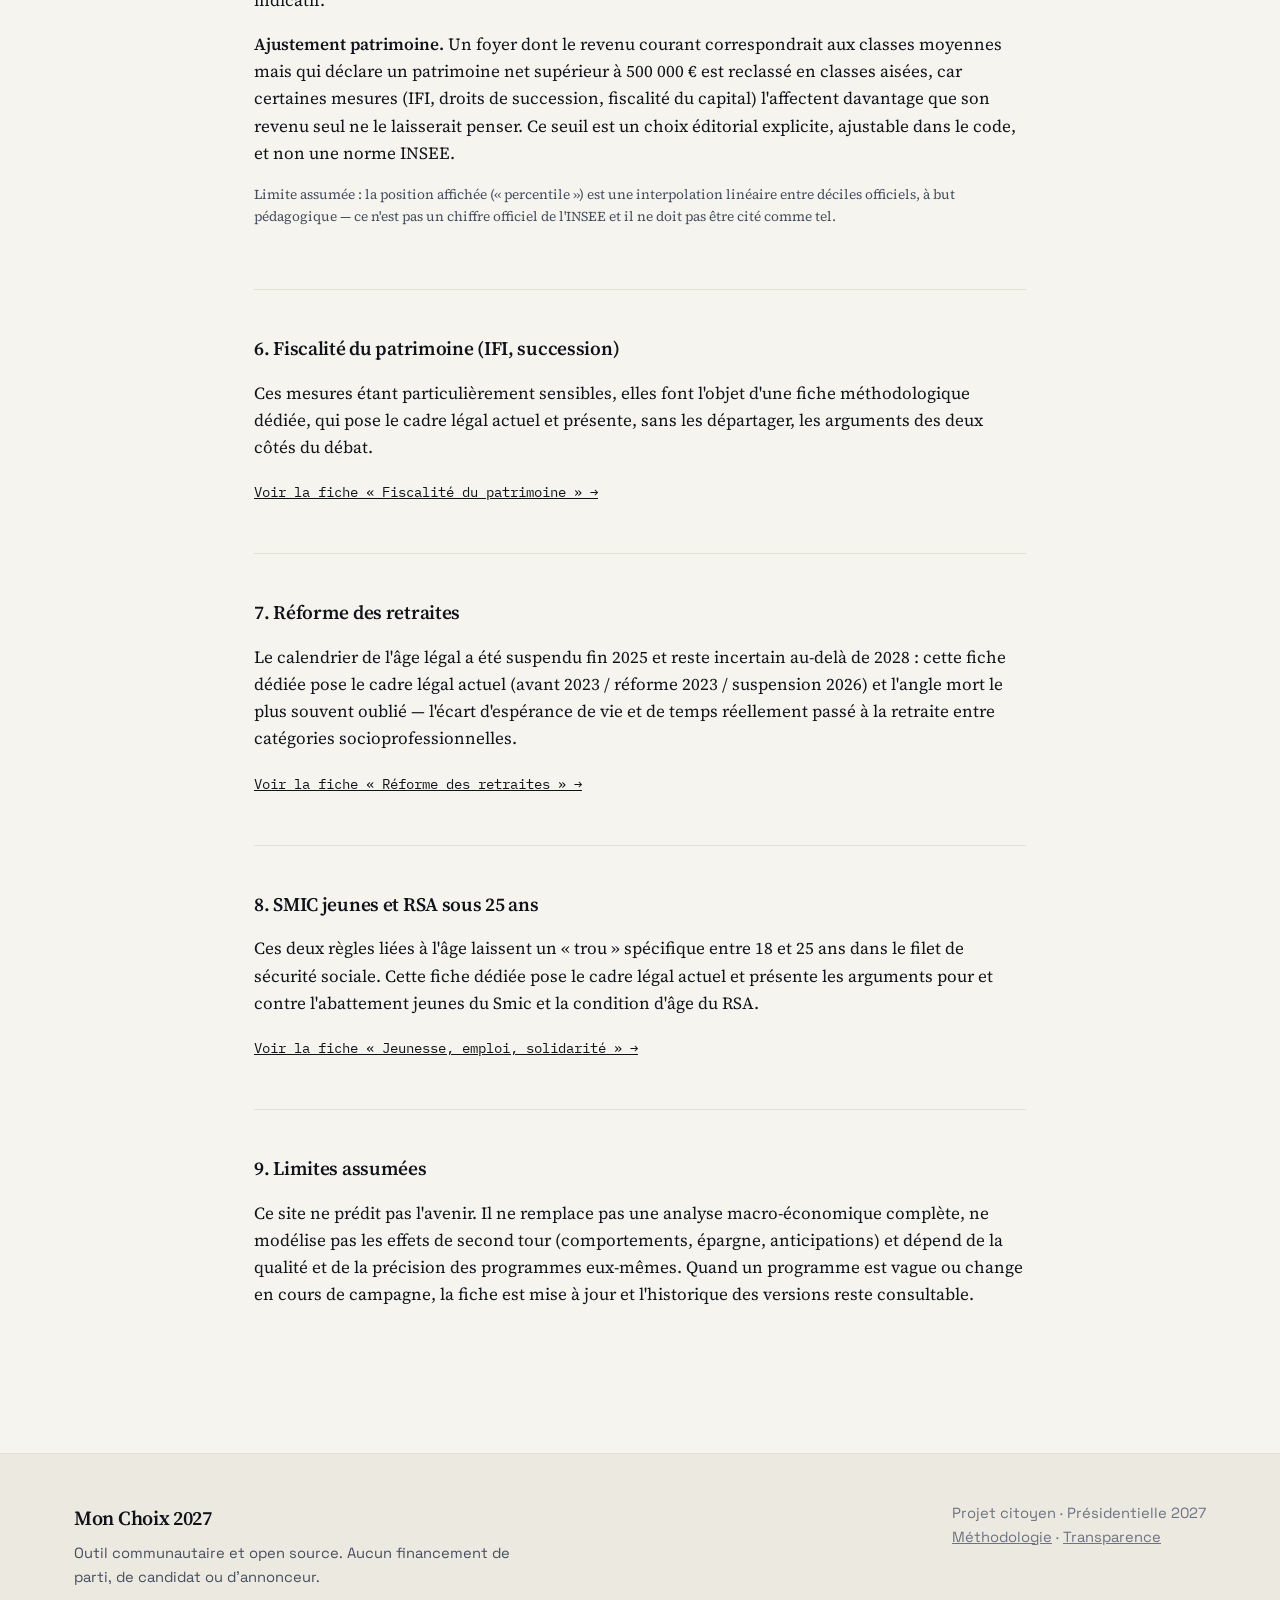
<file: methodologie.html>
<!DOCTYPE html>
<html lang="fr">
<head>
<meta charset="UTF-8">
<meta name="viewport" content="width=device-width, initial-scale=1.0">
<title>Méthodologie — Mon Choix 2027</title>
<link href="https://fonts.googleapis.com/css2?family=Space+Grotesk:wght@500;600;700&family=Source+Serif+4:opsz,wght@8..60,400;8..60,600&family=IBM+Plex+Mono:wght@400;500&display=swap" rel="stylesheet">
<link rel="stylesheet" href="css/style.css">
</head>
<body>
<div class="brand-spectrum" aria-hidden="true"></div>

<header class="site-header">
  <div class="container site-header__row">
    <a href="index.html" class="logo">Mon <span>Choix 2027</span></a>
    <nav class="site-nav">
      <a href="simulateur.html">Le test</a>
      <a href="candidat.html">Fiches candidats</a>
      <a href="methodologie.html" class="active">Méthodologie</a>
    </nav>
  </div>
</header>

<div class="container" style="padding-top:32px; padding-bottom:80px; max-width:820px;">

  <h1 style="font-size:2rem; margin-bottom:8px;">Comment nous construisons chaque analyse</h1>
  <p class="lede" style="color:var(--ink-soft); margin-bottom:0;">
    La crédibilité de Mon Choix 2027 repose entièrement sur la traçabilité de ses
    sources et sur la séparation stricte entre le fait et l'interprétation.
  </p>

  <div class="methodo-section">
    <h2 style="font-size:1.2rem; margin-bottom:20px;">1. Collecte des données</h2>
    <div class="methodo-step">
      <div class="methodo-step__num">01</div>
      <div>
        <strong>Source obligatoire.</strong> Chaque mesure est établie à partir
        d'un programme officiel du candidat quand il existe, ou d'une déclaration
        publique rapportée par un média de référence. Quand aucune source solide
        n'est retrouvée, la case reste vide : rien n'est déduit ni extrapolé.
      </div>
    </div>
    <div class="methodo-step">
      <div class="methodo-step__num">02</div>
      <div>
        <strong>Citation exacte + lien.</strong> Chaque fiche mesure contient
        un champ <code class="mono">sourceOfficielle</code> pointant vers le
        document ou la déclaration d'origine.
      </div>
    </div>
    <div class="methodo-step">
      <div class="methodo-step__num">03</div>
      <div>
        <strong>Production avec une IA, relue par un humain avant publication.</strong>
        La recherche, le résumé et la notation sont réalisés avec l'aide d'une
        intelligence artificielle, qui met aussi les données à jour automatiquement.
        Depuis le 10/10/2026, ses mises à jour sont proposées puis relues par
        un humain avant publication ; une erreur reste possible, d'où le lien de
        signalement.
        <a href="transparence.html" style="text-decoration:underline;">Voir la page Transparence</a>.
      </div>
    </div>
  </div>

  <div class="methodo-section">
    <h2 style="font-size:1.2rem; margin-bottom:20px;">2. Construction du score d'impact par classe</h2>
    <p>
      Le score (de -2 à +2) n'est pas un jugement de valeur sur la mesure, mais une
      estimation de son effet économique direct et immédiat sur le niveau de vie
      de la catégorie concernée, à partir de critères objectifs et déclarés à
      l'avance :
    </p>
    <table class="source-table">
      <thead>
        <tr><th>Score</th><th>Critère</th></tr>
      </thead>
      <tbody>
        <tr><td>+2 / -2</td><td>Effet direct, chiffrable, et confirmé par au moins une source économique indépendante (INSEE, OFCE, France Stratégie, Cour des comptes, etc.)</td></tr>
        <tr><td>+1 / -1</td><td>Effet probable mais partiel, conditionnel, ou non chiffré précisément par le candidat</td></tr>
        <tr><td>0</td><td>Catégorie non concernée par la mesure, ou effets contradictoires s'annulant dans la littérature économique</td></tr>
      </tbody>
    </table>
    <p style="margin-top:14px;">
      Chaque score est systématiquement accompagné d'un champ
      <strong>« angle mort »</strong> : ce que le programme ne dit pas, ou ce que
      l'estimation ne permet pas de conclure. Cette rubrique est aussi importante
      que le score lui-même — elle protège contre l'illusion de précision.
    </p>
  </div>

  <div class="methodo-section">
    <h2 style="font-size:1.2rem; margin-bottom:20px;">3. Garde-fous de neutralité</h2>
    <ul>
      <li>Aucune couleur du site ne reprend les couleurs officielles d'un parti.</li>
      <li>Tout candidat officiellement déclaré, selon les médias de référence, figure dans le comparateur, par ordre alphabétique, y compris quand aucune mesure sourcée n'a encore été recensée (sa carte l'indique explicitement plutôt que d'extrapoler). Un retrait officiel de candidature le retire du site.</li>
      <li>Les candidats sont présentés dans un ordre neutre (alphabétique ou tirage aléatoire affiché), jamais par sondage ou popularité. Une seule exception, annoncée à l'écran : la carte de partage et la page de résultat partagé classent les candidats du plus favorable au moins favorable selon l'effet économique estimé de leurs mesures recensées sur la catégorie de la personne (à égalité : ordre alphabétique ; les candidats sans effet calculable ne sont pas classés).</li>
      <li>Le lexique est passé au crible : « réforme », « mesure », « proposition » sont préférés à des termes connotés positivement ou négativement.</li>
      <li>Toute mesure identique proposée par plusieurs candidats est analysée avec exactement la même grille et le même barème.</li>
      <li>Le code et le jeu de données sont publiés en open source pour permettre l'audit par n'importe qui.</li>
    </ul>
  </div>

  <div class="methodo-section" id="score-personnalise">
    <h2 style="font-size:1.2rem; margin-bottom:20px;">4. Le score personnalisé « mes priorités »</h2>
    <p>
      Sur le comparateur, vous pouvez indiquer l'importance que vous accordez à chaque
      thème : le site calcule alors une moyenne pondérée des scores d'impact (-2 à +2)
      des mesures correspondantes pour la catégorie sélectionnée.
    </p>
    <p style="margin-top:14px;">
      C'est une moyenne de plusieurs estimations déjà incertaines (voir section 2) :
      combiner des scores ne fait pas disparaître leur incertitude individuelle, elle se
      cumule. Un score personnalisé élevé mais reposant sur un seul thème couvert est
      nettement moins robuste qu'un score plus modeste couvrant la majorité de vos
      priorités — le nombre de thèmes couverts est donc toujours affiché à côté du
      score, pour cette raison.
    </p>
    <p style="margin-top:14px;">
      <strong>Ce score n'est jamais utilisé pour réordonner l'affichage par défaut des
      candidats</strong> (voir garde-fous de neutralité ci-dessus). Un tri optionnel,
      explicitement activé par vous, reste disponible mais porte la mention
      « expérimental » et un rappel que ce n'est ni un classement ni une recommandation.
    </p>
    <p style="margin-top:14px;">
      Le bouton <strong>« Mon candidat »</strong> du simulateur applique le même calcul,
      à partir de la catégorie sociale que vous venez de déterminer : il met en avant le
      candidat dont les mesures recensées obtiennent le score le plus favorable pour les
      priorités indiquées, mais affiche systématiquement le classement complet des
      candidats en dessous, jamais un seul nom isolé de son contexte.
    </p>
  </div>

  <div class="methodo-section" id="simulateur">
    <h2 style="font-size:1.2rem; margin-bottom:20px;">5. Le simulateur de classement</h2>
    <p>
      Le simulateur reproduit la notion de <strong>niveau de vie</strong> telle que
      définie par l'INSEE : le revenu disponible du foyer, divisé par le nombre
      d'<strong>unités de consommation</strong> (échelle OCDE modifiée — 1 UC pour le
      premier adulte, 0,5 par personne supplémentaire de 14 ans ou plus, 0,3 par
      enfant de moins de 14 ans).
    </p>
    <table class="source-table">
      <thead><tr><th>Catégorie</th><th>Seuil de niveau de vie annuel / UC</th></tr></thead>
      <tbody>
        <tr><td>Classes populaires</td><td>inférieur à 20 980 € (sous le 3ᵉ décile)</td></tr>
        <tr><td>Classes moyennes</td><td>entre 20 980 € et 38 780 € (3ᵉ à 8ᵉ décile)</td></tr>
        <tr><td>Classes aisées</td><td>supérieur à 38 780 € (au-delà du 8ᵉ décile)</td></tr>
      </tbody>
    </table>
    <p style="margin-top:12px;">
      Ces seuils reprennent directement les déciles de niveau de vie publiés par
      l'INSEE (données 2024, publication du 9 juillet 2026,
      <a href="https://www.insee.fr/fr/statistiques/2416808" style="text-decoration:underline;">« Distribution des niveaux de vie »</a>).
      <strong>Ce tableau doit être remplacé chaque année</strong> lors de la publication
      suivante de l'INSEE (généralement en juillet) — voir le fichier
      <code class="mono">js/simulateur.js</code>, constante
      <code class="mono">SEUILS_NIVEAU_DE_VIE</code>.
    </p>
    <p>
      <strong>Catégorie « Retraités &amp; inactifs ».</strong> Elle est attribuée en
      priorité selon le statut déclaré (retraité, sans emploi, étudiant, autre
      inactivité), et non selon le revenu : les mécanismes déterminants pour ce
      groupe (indexation des pensions, reste à charge santé, minima sociaux) sont de
      nature différente de ceux qui structurent la vie active. Le niveau de vie est
      néanmoins affiché à titre indicatif.
    </p>
    <p>
      <strong>Ajustement patrimoine.</strong> Un foyer dont le revenu courant
      correspondrait aux classes moyennes mais qui déclare un patrimoine net supérieur
      à 500 000 € est reclassé en classes aisées, car certaines mesures (IFI, droits de
      succession, fiscalité du capital) l'affectent davantage que son revenu seul ne
      le laisserait penser. Ce seuil est un choix éditorial explicite, ajustable dans
      le code, et non une norme INSEE.
    </p>
    <p style="font-size:0.85rem; color:var(--ink-soft);">
      Limite assumée : la position affichée (« percentile ») est une interpolation
      linéaire entre déciles officiels, à but pédagogique — ce n'est pas un chiffre
      officiel de l'INSEE et il ne doit pas être cité comme tel.
    </p>
  </div>

  <div class="methodo-section">
    <h2 style="font-size:1.2rem; margin-bottom:20px;">6. Fiscalité du patrimoine (IFI, succession)</h2>
    <p>
      Ces mesures étant particulièrement sensibles, elles font l'objet d'une
      fiche méthodologique dédiée, qui pose le cadre légal actuel et présente,
      sans les départager, les arguments des deux côtés du débat.
    </p>
    <a href="fiscalite-patrimoine.html" class="mono" style="text-decoration:underline; font-size:0.85rem;">
      Voir la fiche « Fiscalité du patrimoine » →
    </a>
  </div>

  <div class="methodo-section">
    <h2 style="font-size:1.2rem; margin-bottom:20px;">7. Réforme des retraites</h2>
    <p>
      Le calendrier de l'âge légal a été suspendu fin 2025 et reste incertain
      au-delà de 2028 : cette fiche dédiée pose le cadre légal actuel (avant
      2023 / réforme 2023 / suspension 2026) et l'angle mort le plus souvent
      oublié — l'écart d'espérance de vie et de temps réellement passé à la
      retraite entre catégories socioprofessionnelles.
    </p>
    <a href="retraites.html" class="mono" style="text-decoration:underline; font-size:0.85rem;">
      Voir la fiche « Réforme des retraites » →
    </a>
  </div>

  <div class="methodo-section">
    <h2 style="font-size:1.2rem; margin-bottom:20px;">8. SMIC jeunes et RSA sous 25 ans</h2>
    <p>
      Ces deux règles liées à l'âge laissent un « trou » spécifique entre 18 et
      25 ans dans le filet de sécurité sociale. Cette fiche dédiée pose le
      cadre légal actuel et présente les arguments pour et contre l'abattement
      jeunes du Smic et la condition d'âge du RSA.
    </p>
    <a href="jeunesse-emploi-solidarite.html" class="mono" style="text-decoration:underline; font-size:0.85rem;">
      Voir la fiche « Jeunesse, emploi, solidarité » →
    </a>
  </div>

  <div class="methodo-section">
    <h2 style="font-size:1.2rem; margin-bottom:20px;">9. Limites assumées</h2>
    <p>
      Ce site ne prédit pas l'avenir. Il ne remplace pas une analyse macro-économique
      complète, ne modélise pas les effets de second tour (comportements, épargne,
      anticipations) et dépend de la qualité et de la précision des programmes
      eux-mêmes. Quand un programme est vague ou change en cours de campagne, la
      fiche est mise à jour et l'historique des versions reste consultable.
    </p>
  </div>

</div>

<footer class="site-footer">
  <div class="container site-footer__row">
    <div>
      <div class="site-footer__marque">Mon Choix 2027</div>
      <p>Outil communautaire et open source. Aucun financement de parti, de candidat ou d'annonceur.</p>
    </div>
    <div class="site-footer__meta">Projet citoyen · Présidentielle 2027<br><a href="methodologie.html" style="text-decoration:underline;">Méthodologie</a> · <a href="transparence.html" style="text-decoration:underline;">Transparence</a></div>
  </div>
</footer>

</body>
</html>
</file>
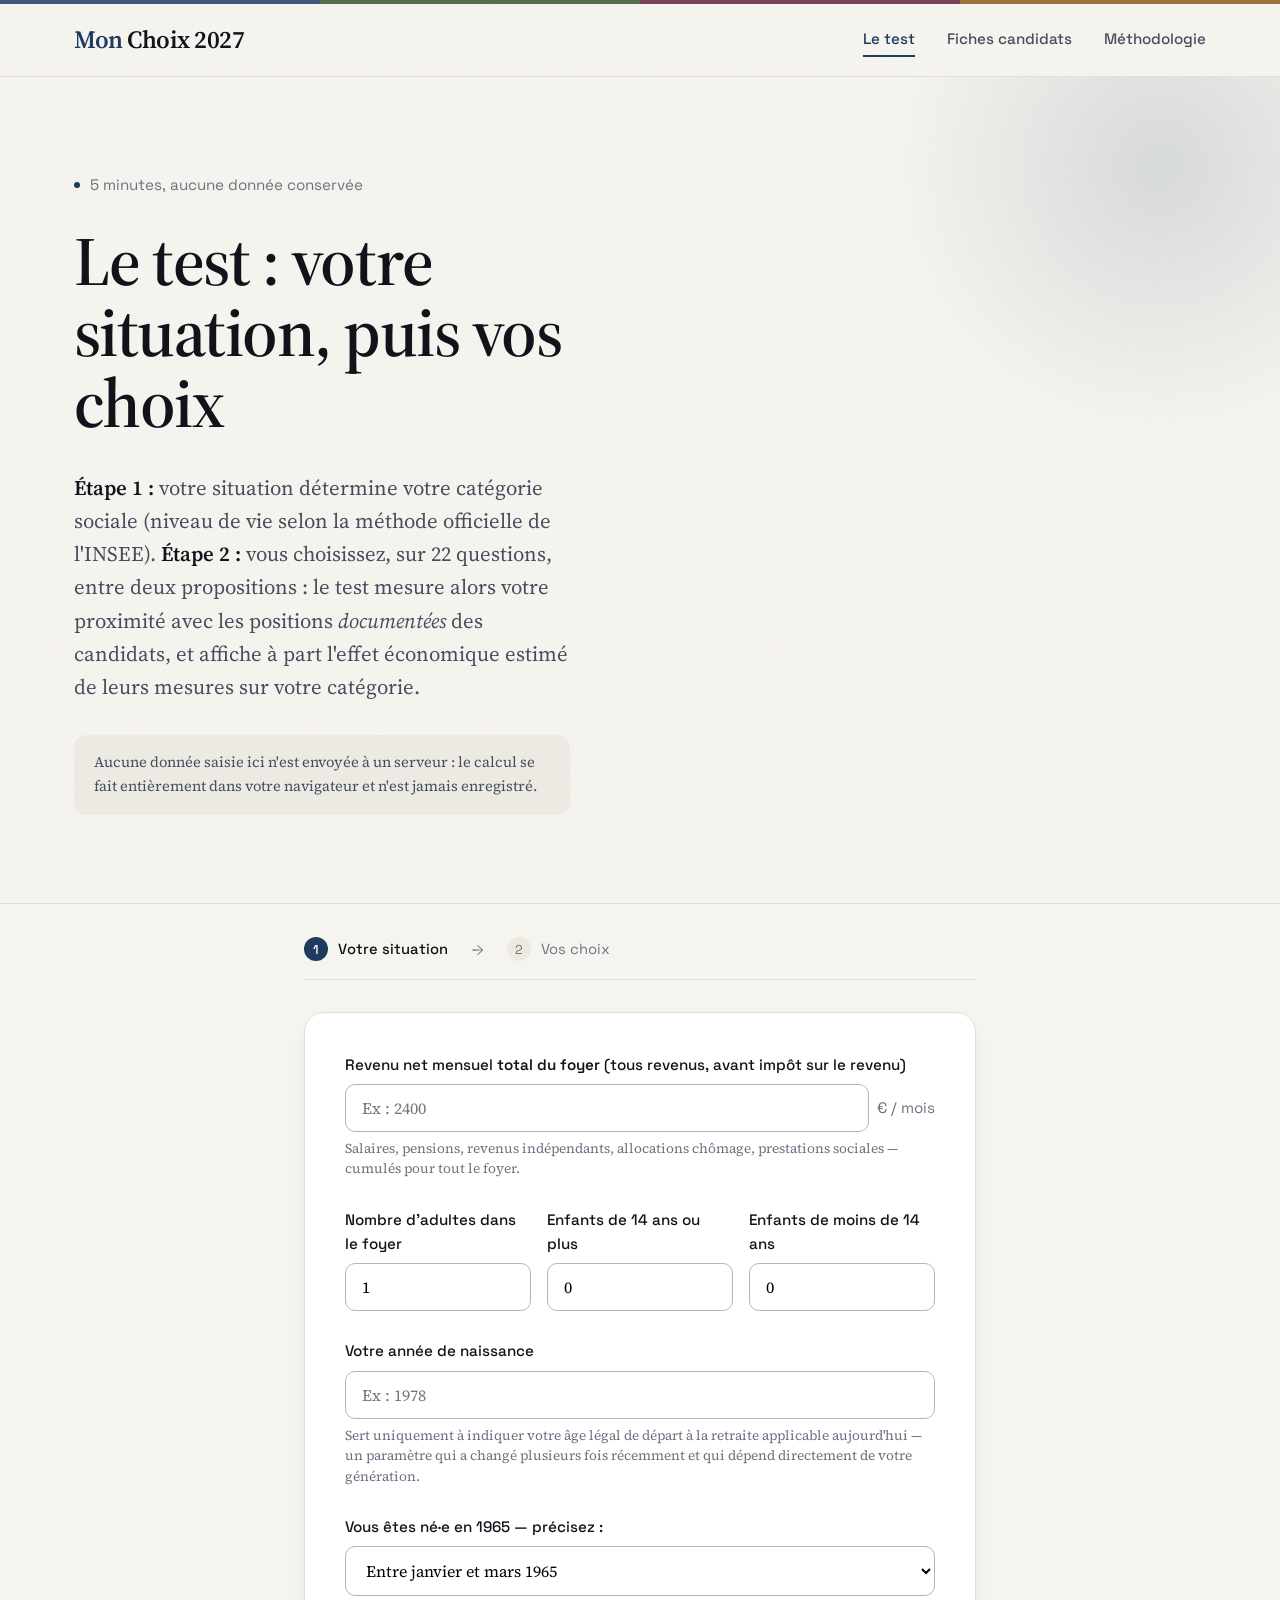
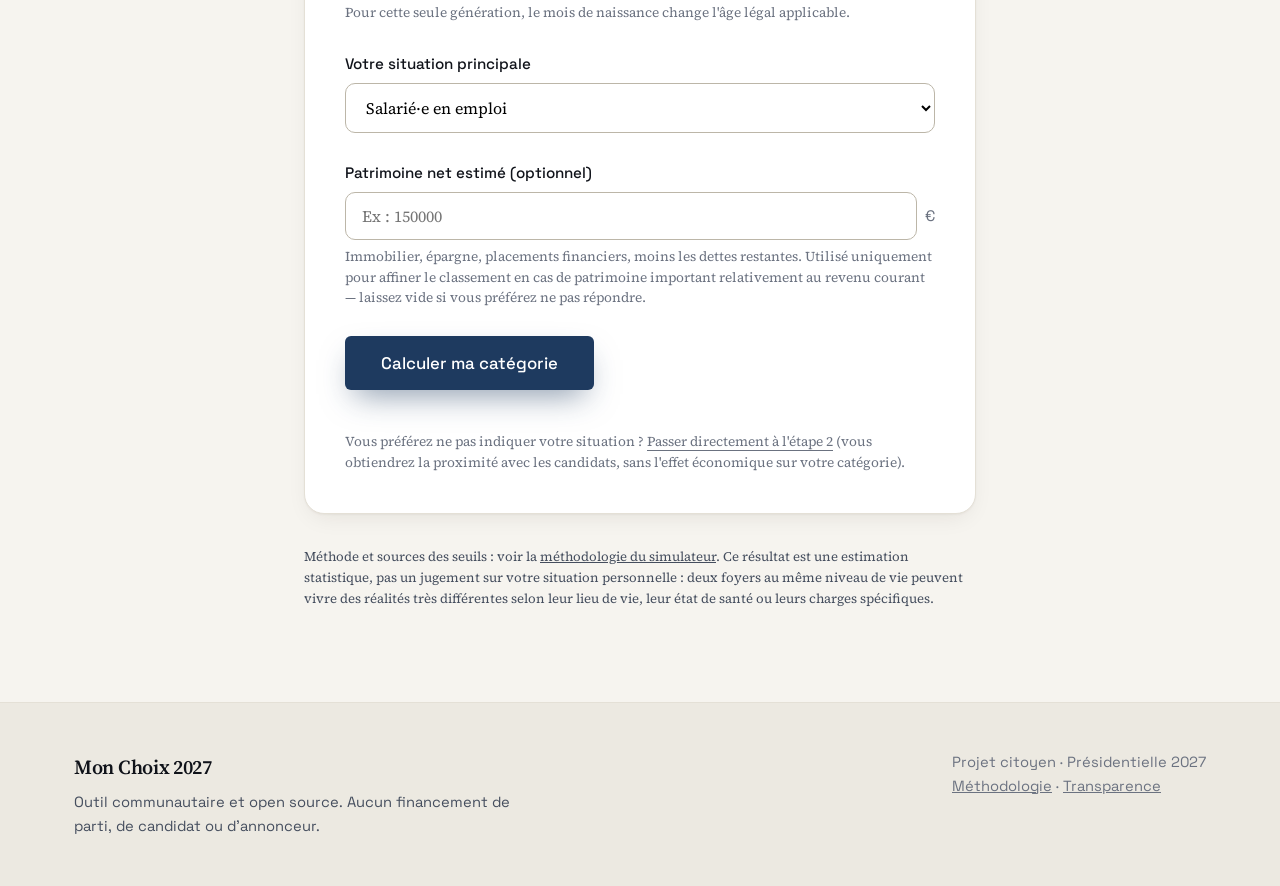
<file: resultat.html>
<!DOCTYPE html>
<html lang="fr">
<head>
<meta charset="UTF-8">
<meta name="viewport" content="width=device-width, initial-scale=1.0">
<title>Résultat partagé | Mon Choix 2027</title>
<meta name="description" content="Voici l'effet économique estimé des mesures des candidats sur une catégorie sociale, selon des thèmes prioritaires. À vous d'essayer : 5 minutes, aucune donnée conservée.">
<meta name="robots" content="noindex, nofollow">
<link href="https://fonts.googleapis.com/css2?family=Space+Grotesk:wght@500;600;700&family=Source+Serif+4:opsz,wght@8..60,400;8..60,600&family=IBM+Plex+Mono:wght@400;500&display=swap" rel="stylesheet">
<link rel="stylesheet" href="css/style.css">
</head>
<body>
<div class="brand-spectrum" aria-hidden="true"></div>

<header class="site-header">
  <div class="container site-header__row">
    <a href="index.html" class="logo">Mon <span>Choix 2027</span></a>
    <nav class="site-nav">
      <a href="simulateur.html">Le test</a>
      <a href="candidat.html">Fiches candidats</a>
      <a href="methodologie.html">Méthodologie</a>
    </nav>
  </div>
</header>

<section class="hero">
  <div class="container">
    <div class="hero__eyebrow">Résultat partagé</div>
    <h1 id="resultat-titre" style="max-width:22ch;">Ce que donne le comparateur</h1>
    <p class="lede" id="resultat-description"></p>
  </div>
</section>

<div class="container" style="max-width:720px; padding-top:32px; padding-bottom:80px;">

  <div class="resultat" id="resultat-partage">
    <div class="resultat__eyebrow">Thèmes prioritaires indiqués</div>
    <ul class="resultat-partage__priorites" id="resultat-priorites"></ul>
    <p style="font-size:0.85rem; font-style:italic; color:var(--ink-soft);">
      <strong>Effet économique estimé</strong> des mesures recensées sur cette catégorie sociale, pour ces
      thèmes. Les candidats sont classés du plus favorable au moins favorable (à égalité : ordre alphabétique) ;
      ce n'est ni un jugement de valeur, ni une recommandation de vote — voir la
      <a href="methodologie.html#score-personnalise" style="text-decoration:underline;">méthodologie</a>.
    </p>
    <ol id="resultat-classement" style="list-style:none; padding:0; display:flex; flex-direction:column; gap:16px;"></ol>
    <div id="resultat-non-calculables"></div>
  </div>

  <div class="resultat resultat--cta">
    <h3>Et pour vous ?</h3>
    <p>
      Le résultat dépend de la situation et des choix de chacun. Refaites le test avec les vôtres : le
      calcul se fait dans votre navigateur et rien n'est conservé.
    </p>
    <a href="simulateur.html" class="resultat--cta__bouton">Faire le test <span aria-hidden="true">→</span></a>
  </div>

</div>

<footer class="site-footer">
  <div class="container site-footer__row">
    <div>
      <div class="site-footer__marque">Mon Choix 2027</div>
      <p>Outil communautaire et open source. Aucun financement de parti, de candidat ou d'annonceur.</p>
    </div>
    <div class="site-footer__meta">Projet citoyen · Présidentielle 2027<br><a href="methodologie.html" style="text-decoration:underline;">Méthodologie</a> · <a href="transparence.html" style="text-decoration:underline;">Transparence</a></div>
  </div>
</footer>

<script src="data/data.js"></script>
<script src="js/priorites.js"></script>
<script src="js/partage.js"></script>
<script src="js/resultat.js"></script>
</body>
</html>
</file>
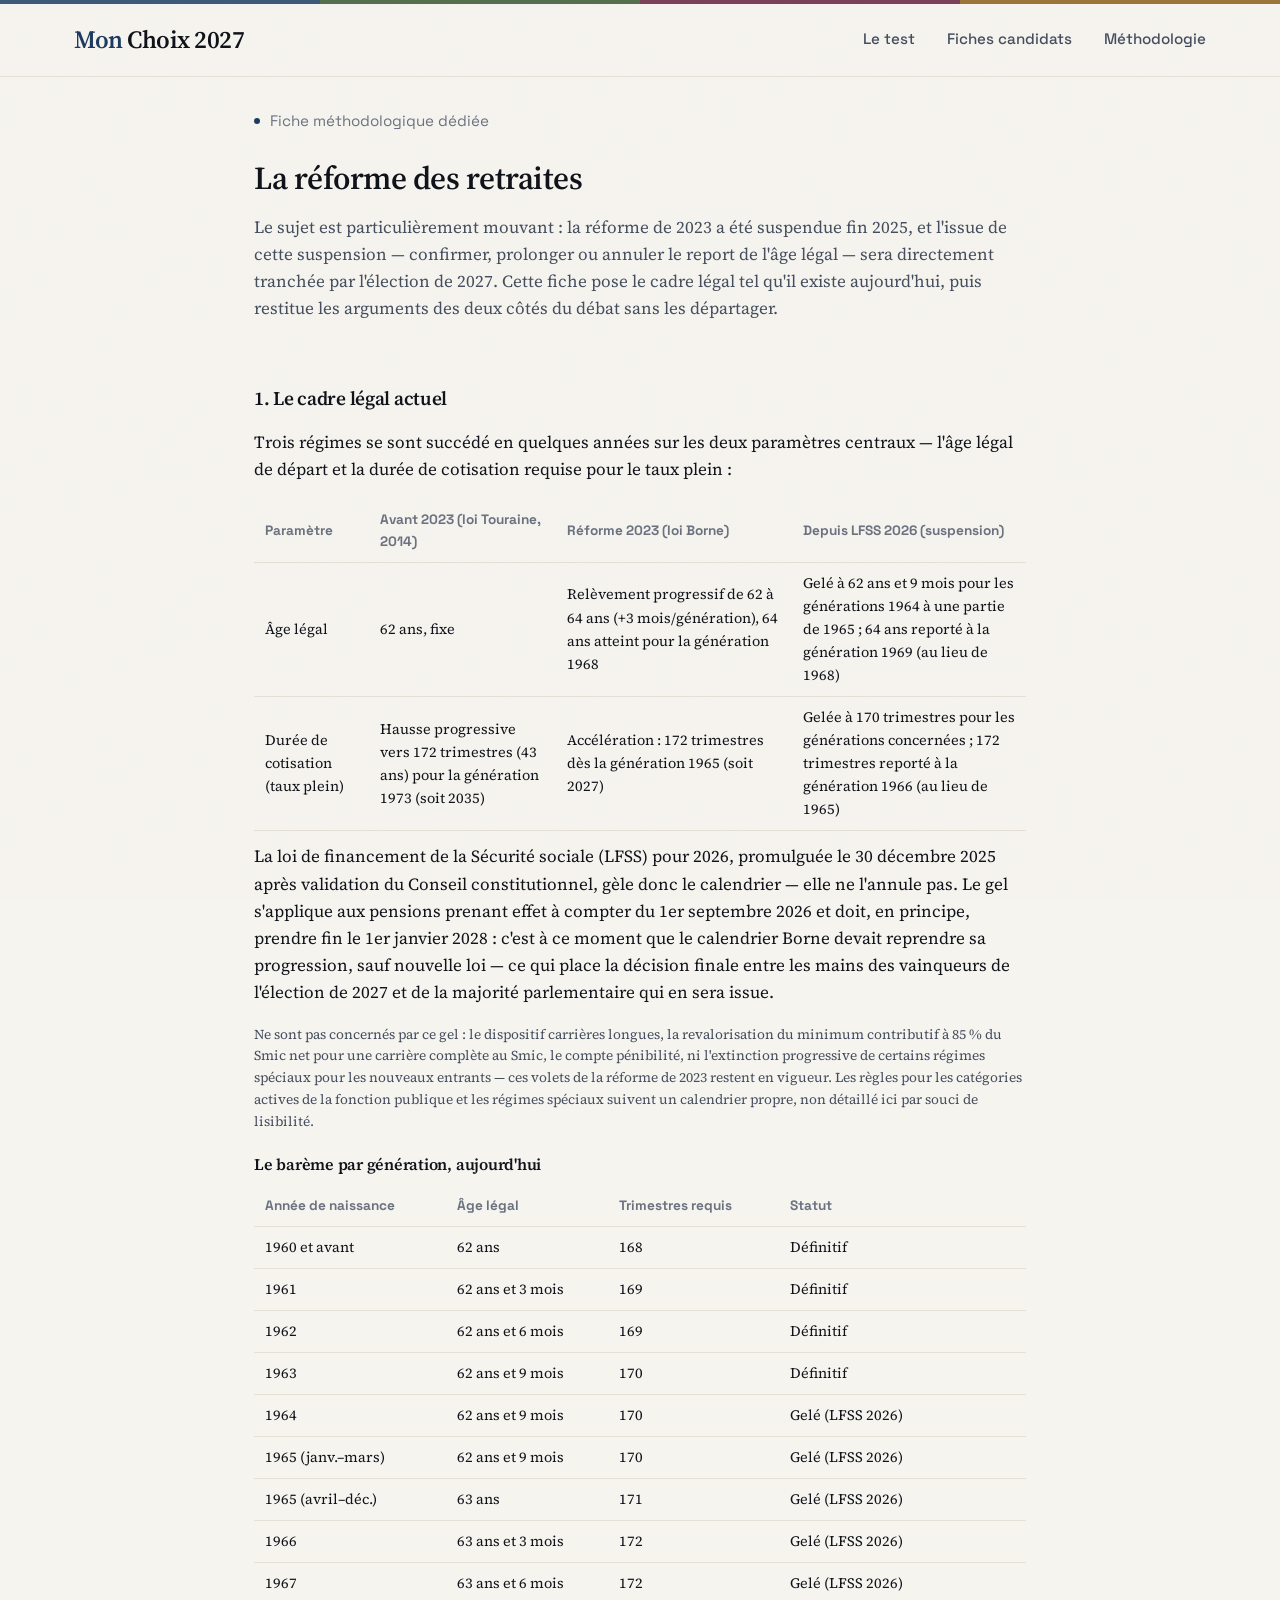
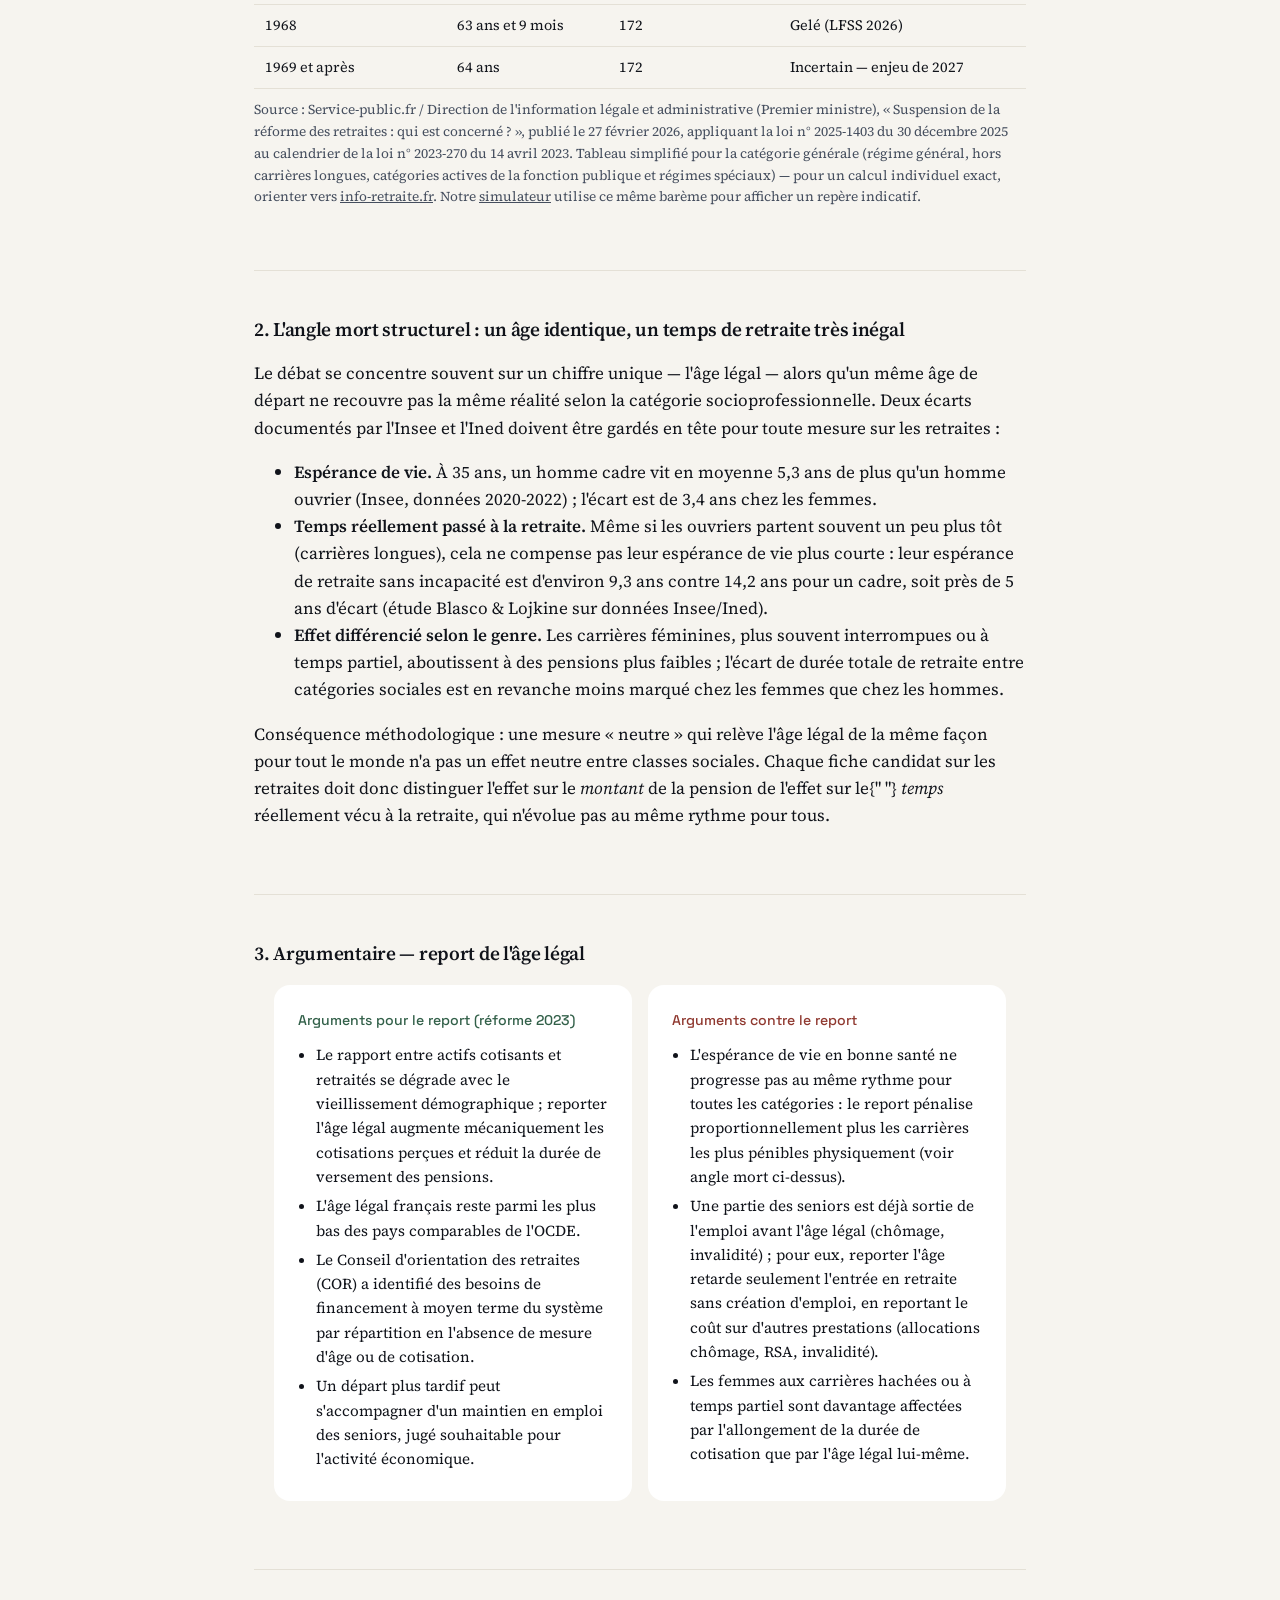
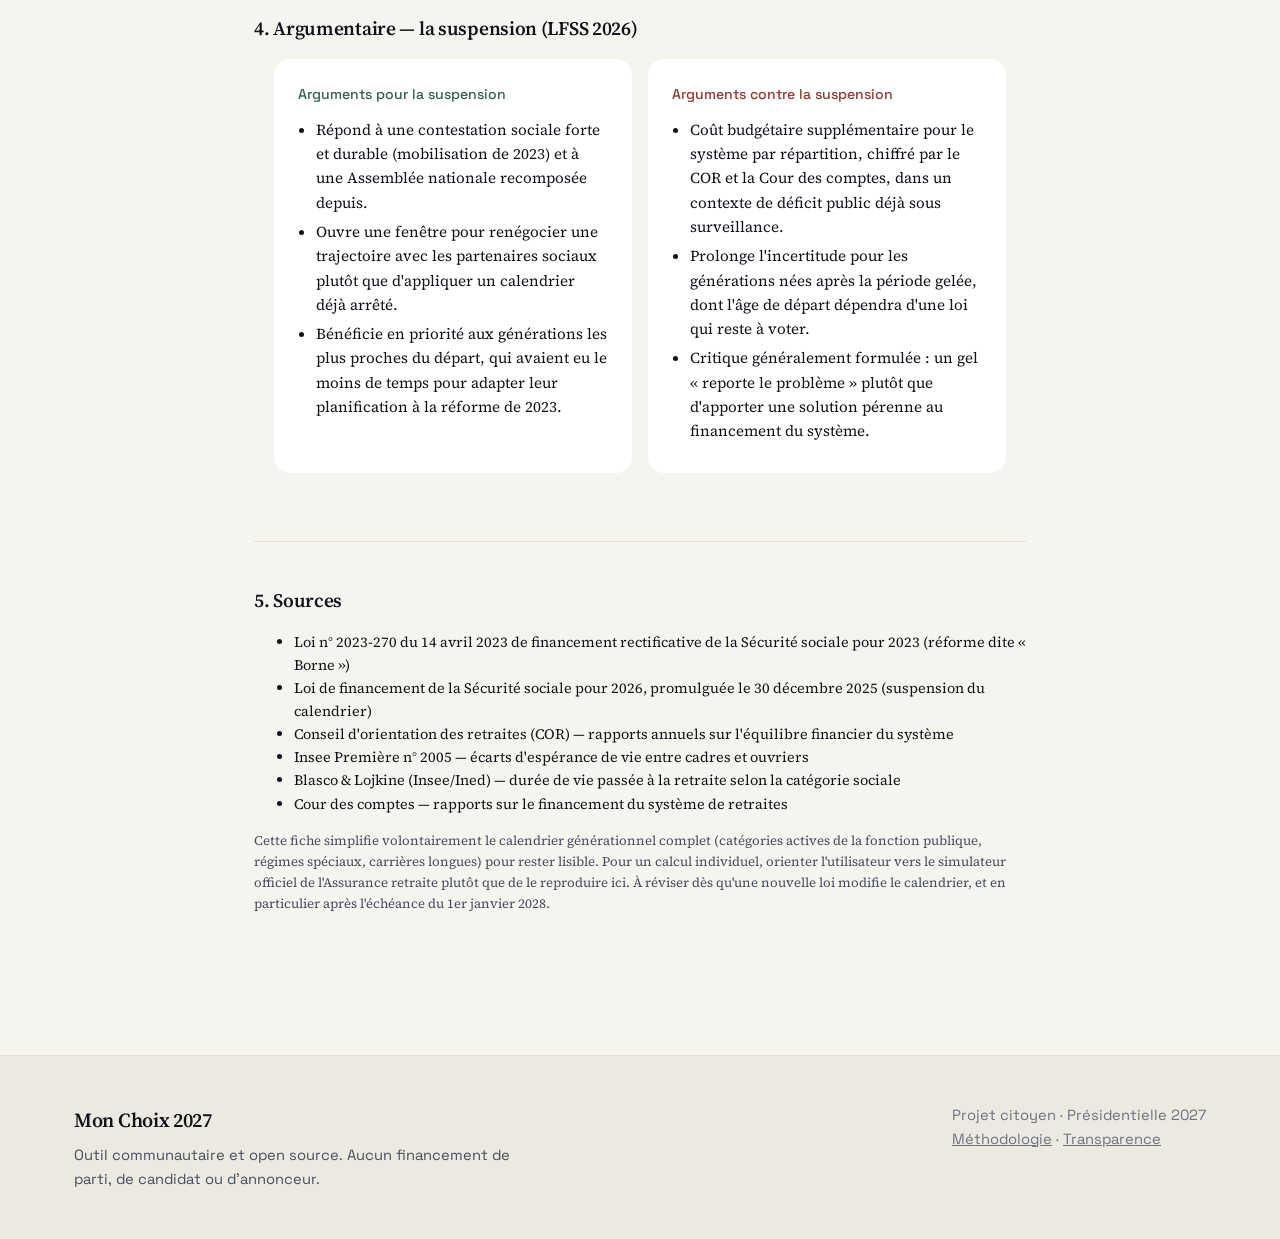
<file: retraites.html>
<!DOCTYPE html>
<html lang="fr">
<head>
<meta charset="UTF-8">
<meta name="viewport" content="width=device-width, initial-scale=1.0">
<title>Réforme des retraites — Méthodologie | Mon Choix 2027</title>
<link href="https://fonts.googleapis.com/css2?family=Space+Grotesk:wght@500;600;700&family=Source+Serif+4:opsz,wght@8..60,400;8..60,600&family=IBM+Plex+Mono:wght@400;500&display=swap" rel="stylesheet">
<link rel="stylesheet" href="css/style.css">
</head>
<body>
<div class="brand-spectrum" aria-hidden="true"></div>

<header class="site-header">
  <div class="container site-header__row">
    <a href="index.html" class="logo">Mon <span>Choix 2027</span></a>
    <nav class="site-nav">
      <a href="simulateur.html">Le test</a>
      <a href="candidat.html">Fiches candidats</a>
      <a href="methodologie.html">Méthodologie</a>
    </nav>
  </div>
</header>

<div class="container" style="padding-top:32px; padding-bottom:80px; max-width:820px;">

  <div class="hero__eyebrow">Fiche méthodologique dédiée</div>
  <h1 style="font-size:2rem; margin-bottom:8px;">La réforme des retraites</h1>
  <p class="lede" style="color:var(--ink-soft);">
    Le sujet est particulièrement mouvant : la réforme de 2023 a été suspendue
    fin 2025, et l'issue de cette suspension — confirmer, prolonger ou annuler
    le report de l'âge légal — sera directement tranchée par l'élection de 2027.
    Cette fiche pose le cadre légal tel qu'il existe aujourd'hui, puis restitue
    les arguments des deux côtés du débat sans les départager.
  </p>

  <!-- ========== CADRE LÉGAL ========== -->

  <div class="methodo-section">
    <h2 style="font-size:1.2rem; margin-bottom:20px;">1. Le cadre légal actuel</h2>
    <p>
      Trois régimes se sont succédé en quelques années sur les deux paramètres
      centraux — l'âge légal de départ et la durée de cotisation requise pour
      le taux plein :
    </p>
    <table class="source-table">
      <thead>
        <tr><th>Paramètre</th><th>Avant 2023 (loi Touraine, 2014)</th><th>Réforme 2023 (loi Borne)</th><th>Depuis LFSS 2026 (suspension)</th></tr>
      </thead>
      <tbody>
        <tr>
          <td>Âge légal</td>
          <td>62 ans, fixe</td>
          <td>Relèvement progressif de 62 à 64 ans (+3 mois/génération), 64 ans atteint pour la génération 1968</td>
          <td>Gelé à 62 ans et 9 mois pour les générations 1964 à une partie de 1965 ; 64 ans reporté à la génération 1969 (au lieu de 1968)</td>
        </tr>
        <tr>
          <td>Durée de cotisation (taux plein)</td>
          <td>Hausse progressive vers 172 trimestres (43 ans) pour la génération 1973 (soit 2035)</td>
          <td>Accélération : 172 trimestres dès la génération 1965 (soit 2027)</td>
          <td>Gelée à 170 trimestres pour les générations concernées ; 172 trimestres reporté à la génération 1966 (au lieu de 1965)</td>
        </tr>
      </tbody>
    </table>
    <p style="margin-top:12px;">
      La loi de financement de la Sécurité sociale (LFSS) pour 2026, promulguée
      le 30 décembre 2025 après validation du Conseil constitutionnel, gèle
      donc le calendrier — elle ne l'annule pas. Le gel s'applique aux pensions
      prenant effet à compter du 1er septembre 2026 et doit, en principe,
      prendre fin le 1er janvier 2028 : c'est à ce moment que le calendrier
      Borne devait reprendre sa progression, sauf nouvelle loi — ce qui place
      la décision finale entre les mains des vainqueurs de l'élection de 2027
      et de la majorité parlementaire qui en sera issue.
    </p>
    <p style="font-size:0.85rem; color:var(--ink-soft);">
      Ne sont pas concernés par ce gel : le dispositif carrières longues, la
      revalorisation du minimum contributif à 85 % du Smic net pour une
      carrière complète au Smic, le compte pénibilité, ni l'extinction
      progressive de certains régimes spéciaux pour les nouveaux entrants —
      ces volets de la réforme de 2023 restent en vigueur. Les règles pour les
      catégories actives de la fonction publique et les régimes spéciaux
      suivent un calendrier propre, non détaillé ici par souci de lisibilité.
    </p>

    <h3 style="font-size:1rem; margin-top:24px; margin-bottom:10px;">Le barème par génération, aujourd'hui</h3>
    <table class="source-table">
      <thead><tr><th>Année de naissance</th><th>Âge légal</th><th>Trimestres requis</th><th>Statut</th></tr></thead>
      <tbody>
        <tr><td>1960 et avant</td><td>62 ans</td><td>168</td><td>Définitif</td></tr>
        <tr><td>1961</td><td>62 ans et 3 mois</td><td>169</td><td>Définitif</td></tr>
        <tr><td>1962</td><td>62 ans et 6 mois</td><td>169</td><td>Définitif</td></tr>
        <tr><td>1963</td><td>62 ans et 9 mois</td><td>170</td><td>Définitif</td></tr>
        <tr><td>1964</td><td>62 ans et 9 mois</td><td>170</td><td>Gelé (LFSS 2026)</td></tr>
        <tr><td>1965 (janv.–mars)</td><td>62 ans et 9 mois</td><td>170</td><td>Gelé (LFSS 2026)</td></tr>
        <tr><td>1965 (avril–déc.)</td><td>63 ans</td><td>171</td><td>Gelé (LFSS 2026)</td></tr>
        <tr><td>1966</td><td>63 ans et 3 mois</td><td>172</td><td>Gelé (LFSS 2026)</td></tr>
        <tr><td>1967</td><td>63 ans et 6 mois</td><td>172</td><td>Gelé (LFSS 2026)</td></tr>
        <tr><td>1968</td><td>63 ans et 9 mois</td><td>172</td><td>Gelé (LFSS 2026)</td></tr>
        <tr><td>1969 et après</td><td>64 ans</td><td>172</td><td>Incertain — enjeu de 2027</td></tr>
      </tbody>
    </table>
    <p style="font-size:0.85rem; color:var(--ink-soft); margin-top:10px;">
      Source : Service-public.fr / Direction de l'information légale et
      administrative (Premier ministre), « Suspension de la réforme des
      retraites : qui est concerné ? », publié le 27 février 2026, appliquant
      la loi n° 2025-1403 du 30 décembre 2025 au calendrier de la loi
      n° 2023-270 du 14 avril 2023. Tableau simplifié pour la catégorie
      générale (régime général, hors carrières longues, catégories actives de
      la fonction publique et régimes spéciaux) — pour un calcul individuel
      exact, orienter vers <a href="https://www.info-retraite.fr" style="text-decoration:underline;">info-retraite.fr</a>.
      Notre <a href="simulateur.html" style="text-decoration:underline;">simulateur</a>
      utilise ce même barème pour afficher un repère indicatif.
    </p>
  </div>

  <!-- ========== ANGLE MORT ========== -->

  <div class="methodo-section">
    <h2 style="font-size:1.2rem; margin-bottom:20px;">2. L'angle mort structurel : un âge identique, un temps de retraite très inégal</h2>
    <p>
      Le débat se concentre souvent sur un chiffre unique — l'âge légal — alors
      qu'un même âge de départ ne recouvre pas la même réalité selon la
      catégorie socioprofessionnelle. Deux écarts documentés par l'Insee et
      l'Ined doivent être gardés en tête pour toute mesure sur les retraites :
    </p>
    <ul>
      <li><strong>Espérance de vie.</strong> À 35 ans, un homme cadre vit en
        moyenne 5,3 ans de plus qu'un homme ouvrier (Insee, données 2020-2022) ;
        l'écart est de 3,4 ans chez les femmes.</li>
      <li><strong>Temps réellement passé à la retraite.</strong> Même si les
        ouvriers partent souvent un peu plus tôt (carrières longues), cela ne
        compense pas leur espérance de vie plus courte : leur espérance de
        retraite sans incapacité est d'environ 9,3 ans contre 14,2 ans pour un
        cadre, soit près de 5 ans d'écart (étude Blasco &amp; Lojkine sur
        données Insee/Ined).</li>
      <li><strong>Effet différencié selon le genre.</strong> Les carrières
        féminines, plus souvent interrompues ou à temps partiel, aboutissent à
        des pensions plus faibles ; l'écart de durée totale de retraite entre
        catégories sociales est en revanche moins marqué chez les femmes que
        chez les hommes.</li>
    </ul>
    <p>
      Conséquence méthodologique : une mesure « neutre » qui relève l'âge légal
      de la même façon pour tout le monde n'a pas un effet neutre entre classes
      sociales. Chaque fiche candidat sur les retraites doit donc distinguer
      l'effet sur le <em>montant</em> de la pension de l'effet sur le{" "}
      <em>temps</em> réellement vécu à la retraite, qui n'évolue pas au même
      rythme pour tous.
    </p>
  </div>

  <!-- ========== ARGUMENTAIRE ========== -->

  <div class="methodo-section">
    <h2 style="font-size:1.2rem; margin-bottom:20px;">3. Argumentaire — report de l'âge légal</h2>
    <div class="analyse-classes" style="grid-template-columns: 1fr 1fr;">
      <div class="analyse-classe" style="background:var(--paper-raised);">
        <div class="analyse-classe__nom" style="color:var(--impact-positif);">Arguments pour le report (réforme 2023)</div>
        <ul>
          <li>Le rapport entre actifs cotisants et retraités se dégrade avec le
            vieillissement démographique ; reporter l'âge légal augmente
            mécaniquement les cotisations perçues et réduit la durée de
            versement des pensions.</li>
          <li>L'âge légal français reste parmi les plus bas des pays
            comparables de l'OCDE.</li>
          <li>Le Conseil d'orientation des retraites (COR) a identifié des
            besoins de financement à moyen terme du système par répartition en
            l'absence de mesure d'âge ou de cotisation.</li>
          <li>Un départ plus tardif peut s'accompagner d'un maintien en emploi
            des seniors, jugé souhaitable pour l'activité économique.</li>
        </ul>
      </div>
      <div class="analyse-classe" style="background:var(--paper-raised);">
        <div class="analyse-classe__nom" style="color:var(--impact-negatif);">Arguments contre le report</div>
        <ul>
          <li>L'espérance de vie en bonne santé ne progresse pas au même rythme
            pour toutes les catégories : le report pénalise proportionnellement
            plus les carrières les plus pénibles physiquement (voir angle mort
            ci-dessus).</li>
          <li>Une partie des seniors est déjà sortie de l'emploi avant l'âge
            légal (chômage, invalidité) ; pour eux, reporter l'âge retarde
            seulement l'entrée en retraite sans création d'emploi, en
            reportant le coût sur d'autres prestations (allocations chômage,
            RSA, invalidité).</li>
          <li>Les femmes aux carrières hachées ou à temps partiel sont
            davantage affectées par l'allongement de la durée de cotisation
            que par l'âge légal lui-même.</li>
        </ul>
      </div>
    </div>
  </div>

  <div class="methodo-section">
    <h2 style="font-size:1.2rem; margin-bottom:20px;">4. Argumentaire — la suspension (LFSS 2026)</h2>
    <div class="analyse-classes" style="grid-template-columns: 1fr 1fr;">
      <div class="analyse-classe" style="background:var(--paper-raised);">
        <div class="analyse-classe__nom" style="color:var(--impact-positif);">Arguments pour la suspension</div>
        <ul>
          <li>Répond à une contestation sociale forte et durable (mobilisation
            de 2023) et à une Assemblée nationale recomposée depuis.</li>
          <li>Ouvre une fenêtre pour renégocier une trajectoire avec les
            partenaires sociaux plutôt que d'appliquer un calendrier déjà
            arrêté.</li>
          <li>Bénéficie en priorité aux générations les plus proches du
            départ, qui avaient eu le moins de temps pour adapter leur
            planification à la réforme de 2023.</li>
        </ul>
      </div>
      <div class="analyse-classe" style="background:var(--paper-raised);">
        <div class="analyse-classe__nom" style="color:var(--impact-negatif);">Arguments contre la suspension</div>
        <ul>
          <li>Coût budgétaire supplémentaire pour le système par répartition,
            chiffré par le COR et la Cour des comptes, dans un contexte de
            déficit public déjà sous surveillance.</li>
          <li>Prolonge l'incertitude pour les générations nées après la
            période gelée, dont l'âge de départ dépendra d'une loi qui reste à
            voter.</li>
          <li>Critique généralement formulée : un gel « reporte le problème »
            plutôt que d'apporter une solution pérenne au financement du
            système.</li>
        </ul>
      </div>
    </div>
  </div>

  <div class="methodo-section">
    <h2 style="font-size:1.2rem; margin-bottom:20px;">5. Sources</h2>
    <ul style="font-size:0.9rem;">
      <li>Loi n° 2023-270 du 14 avril 2023 de financement rectificative de la Sécurité sociale pour 2023 (réforme dite « Borne »)</li>
      <li>Loi de financement de la Sécurité sociale pour 2026, promulguée le 30 décembre 2025 (suspension du calendrier)</li>
      <li>Conseil d'orientation des retraites (COR) — rapports annuels sur l'équilibre financier du système</li>
      <li>Insee Première n° 2005 — écarts d'espérance de vie entre cadres et ouvriers</li>
      <li>Blasco &amp; Lojkine (Insee/Ined) — durée de vie passée à la retraite selon la catégorie sociale</li>
      <li>Cour des comptes — rapports sur le financement du système de retraites</li>
    </ul>
    <p style="font-size:0.82rem; color:var(--ink-soft); margin-top:12px;">
      Cette fiche simplifie volontairement le calendrier générationnel complet
      (catégories actives de la fonction publique, régimes spéciaux, carrières
      longues) pour rester lisible. Pour un calcul individuel, orienter
      l'utilisateur vers le simulateur officiel de l'Assurance retraite plutôt
      que de le reproduire ici. À réviser dès qu'une nouvelle loi modifie le
      calendrier, et en particulier après l'échéance du 1er janvier 2028.
    </p>
  </div>

</div>

<footer class="site-footer">
  <div class="container site-footer__row">
    <div>
      <div class="site-footer__marque">Mon Choix 2027</div>
      <p>Outil communautaire et open source. Aucun financement de parti, de candidat ou d'annonceur.</p>
    </div>
    <div class="site-footer__meta">Projet citoyen · Présidentielle 2027<br><a href="methodologie.html" style="text-decoration:underline;">Méthodologie</a> · <a href="transparence.html" style="text-decoration:underline;">Transparence</a></div>
  </div>
</footer>

</body>
</html>
</file>
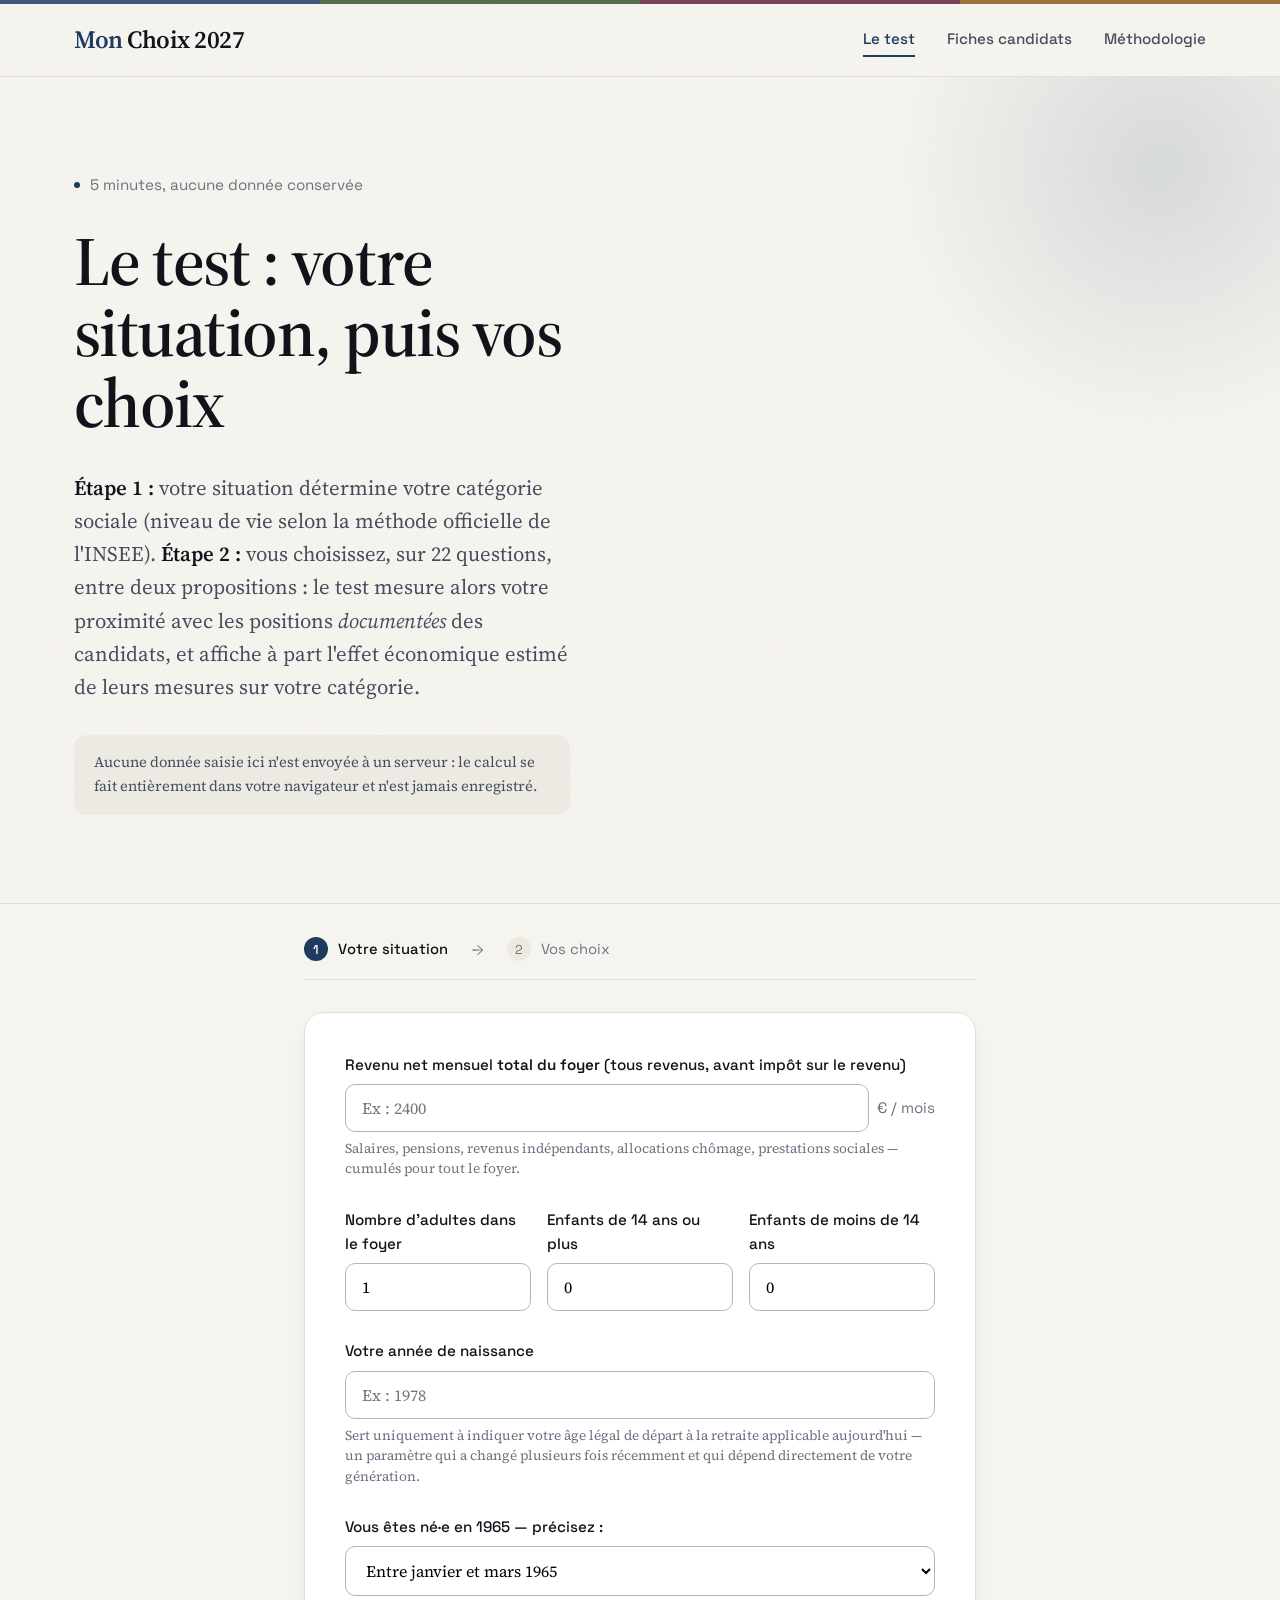
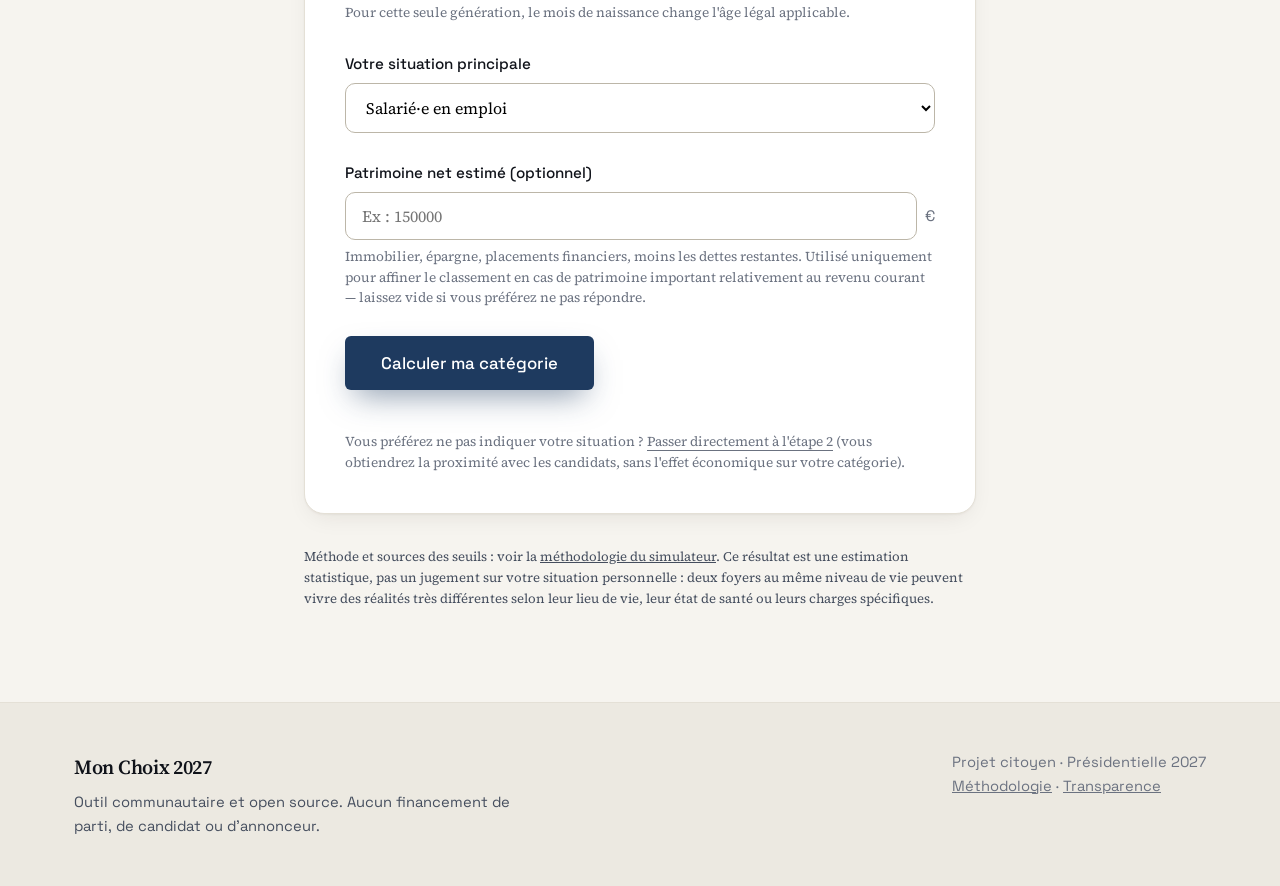
<file: simulateur.html>
<!DOCTYPE html>
<html lang="fr">
<head>
<meta charset="UTF-8">
<meta name="viewport" content="width=device-width, initial-scale=1.0">
<title>Le test : votre situation, puis vos choix | Mon Choix 2027</title>
<meta name="description" content="Étape 1 : votre situation détermine votre catégorie sociale (méthode INSEE). Étape 2 : vos choix sur 22 questions, comparés aux positions documentées des candidats.">
<link href="https://fonts.googleapis.com/css2?family=Space+Grotesk:wght@500;600;700&family=Source+Serif+4:opsz,wght@8..60,400;8..60,600&family=IBM+Plex+Mono:wght@400;500&display=swap" rel="stylesheet">
<link rel="stylesheet" href="css/style.css">
</head>
<body>
<div class="brand-spectrum" aria-hidden="true"></div>

<header class="site-header">
  <div class="container site-header__row">
    <a href="index.html" class="logo">Mon <span>Choix 2027</span></a>
    <nav class="site-nav">
      <a href="simulateur.html" class="active">Le test</a>
      <a href="candidat.html">Fiches candidats</a>
      <a href="methodologie.html">Méthodologie</a>
    </nav>
  </div>
</header>

<section class="hero">
  <div class="container">
    <div class="hero__eyebrow">5 minutes, aucune donnée conservée</div>
    <h1>Le test : votre situation, puis vos choix</h1>
    <p class="lede">
      <strong>Étape 1 :</strong> votre situation détermine votre catégorie sociale (niveau de vie
      selon la méthode officielle de l'INSEE). <strong>Étape 2 :</strong> vous choisissez, sur 22 questions,
      entre deux propositions : le test mesure alors votre proximité avec les positions
      <em>documentées</em> des candidats, et affiche à part l'effet économique estimé de leurs
      mesures sur votre catégorie.
    </p>
    <div class="hero__disclaimer">
      Aucune donnée saisie ici n'est envoyée à un serveur : le calcul se fait
      entièrement dans votre navigateur et n'est jamais enregistré.
    </div>
  </div>
</section>

<div class="container" style="max-width:720px; padding-top:32px; padding-bottom:80px;">

  <nav class="etapes" aria-label="Étapes du test">
    <button type="button" class="etapes__pastille actif" id="pastille-1" aria-current="step"><span>1</span> Votre situation</button>
    <span aria-hidden="true" class="etapes__fleche">→</span>
    <button type="button" class="etapes__pastille" id="pastille-2"><span>2</span> Vos choix</button>
  </nav>

  <div id="etape-1">
  <form id="form-simulateur" class="form-simulateur">

    <div class="champ">
      <label for="revenuMensuel">Revenu net mensuel <strong>total du foyer</strong> (tous revenus, avant impôt sur le revenu)</label>
      <div class="champ__input-euro">
        <input type="number" id="revenuMensuel" name="revenuMensuel" min="0" step="10" required placeholder="Ex : 2400">
        <span>€ / mois</span>
      </div>
      <p class="champ__aide">Salaires, pensions, revenus indépendants, allocations chômage, prestations sociales — cumulés pour tout le foyer.</p>
    </div>

    <div class="champ-groupe">
      <div class="champ">
        <label for="nbAdultes">Nombre d'adultes dans le foyer</label>
        <input type="number" id="nbAdultes" name="nbAdultes" min="1" max="6" value="1" required>
      </div>
      <div class="champ">
        <label for="nbEnfants14Plus">Enfants de 14 ans ou plus</label>
        <input type="number" id="nbEnfants14Plus" name="nbEnfants14Plus" min="0" max="8" value="0">
      </div>
      <div class="champ">
        <label for="nbEnfantsMoins14">Enfants de moins de 14 ans</label>
        <input type="number" id="nbEnfantsMoins14" name="nbEnfantsMoins14" min="0" max="8" value="0">
      </div>
    </div>

    <div class="champ">
      <label for="anneeNaissance">Votre année de naissance</label>
      <input type="number" id="anneeNaissance" name="anneeNaissance" min="1940" max="2010" step="1" placeholder="Ex : 1978">
      <p class="champ__aide">
        Sert uniquement à indiquer votre âge légal de départ à la retraite
        applicable aujourd'hui — un paramètre qui a changé plusieurs fois
        récemment et qui dépend directement de votre génération.
      </p>
    </div>

    <div class="champ" id="bloc-trimestre-1965" hidden>
      <label for="trimestreNaissance">Vous êtes né·e en 1965 — précisez :</label>
      <select id="trimestreNaissance" name="trimestreNaissance">
        <option value="q1">Entre janvier et mars 1965</option>
        <option value="q2_4">Entre avril et décembre 1965</option>
      </select>
      <p class="champ__aide">Pour cette seule génération, le mois de naissance change l'âge légal applicable.</p>
    </div>

    <div class="champ">
      <label for="statutActivite">Votre situation principale</label>
      <select id="statutActivite" name="statutActivite" required>
        <option value="emploi_salarie">Salarié·e en emploi</option>
        <option value="independant">Indépendant·e / profession libérale / chef·fe d'entreprise</option>
        <option value="retraite">Retraité·e</option>
        <option value="chomage">Sans emploi</option>
        <option value="etudiant">Étudiant·e</option>
        <option value="autre_inactif">Autre situation d'inactivité</option>
      </select>
    </div>

    <div class="champ" id="bloc-patrimoine">
      <label for="patrimoineNet">Patrimoine net estimé (optionnel)</label>
      <div class="champ__input-euro">
        <input type="number" id="patrimoineNet" name="patrimoineNet" min="0" step="1000" placeholder="Ex : 150000">
        <span>€</span>
      </div>
      <p class="champ__aide">
        Immobilier, épargne, placements financiers, moins les dettes restantes.
        Utilisé uniquement pour affiner le classement en cas de patrimoine important
        relativement au revenu courant — laissez vide si vous préférez ne pas répondre.
      </p>
    </div>

    <button type="submit" class="bouton-principal">Calculer ma catégorie</button>
    <p class="champ__aide" style="margin-top:14px;">
      Vous préférez ne pas indiquer votre situation ?
      <button type="button" class="lien-bouton" id="passer-etape-2">Passer directement à l'étape 2</button>
      (vous obtiendrez la proximité avec les candidats, sans l'effet économique sur votre catégorie).
    </p>
  </form>

  <div id="resultat-simulateur" hidden></div>
  </div>

  <div id="etape-2" hidden>
    <div id="boussole-root"></div>
  </div>

  <p style="margin-top:32px; font-size:0.82rem; color:var(--ink-soft);">
    Méthode et sources des seuils : voir la
    <a href="methodologie.html#score-personnalise" style="text-decoration:underline;">méthodologie du simulateur</a>.
    Ce résultat est une estimation statistique, pas un jugement sur votre situation
    personnelle : deux foyers au même niveau de vie peuvent vivre des réalités très
    différentes selon leur lieu de vie, leur état de santé ou leurs charges spécifiques.
  </p>

</div>

<footer class="site-footer">
  <div class="container site-footer__row">
    <div>
      <div class="site-footer__marque">Mon Choix 2027</div>
      <p>Outil communautaire et open source. Aucun financement de parti, de candidat ou d'annonceur.</p>
    </div>
    <div class="site-footer__meta">Projet citoyen · Présidentielle 2027<br><a href="methodologie.html" style="text-decoration:underline;">Méthodologie</a> · <a href="transparence.html" style="text-decoration:underline;">Transparence</a></div>
  </div>
</footer>

<script src="data/data.js"></script>
<script src="js/priorites.js"></script>
<script src="js/partage.js"></script>
<script src="js/boussole.js"></script>
<script src="js/simulateur.js"></script>
<script src="js/simulateur-ui.js"></script>
<script src="js/boussole-ui.js"></script>
</body>
</html>
</file>
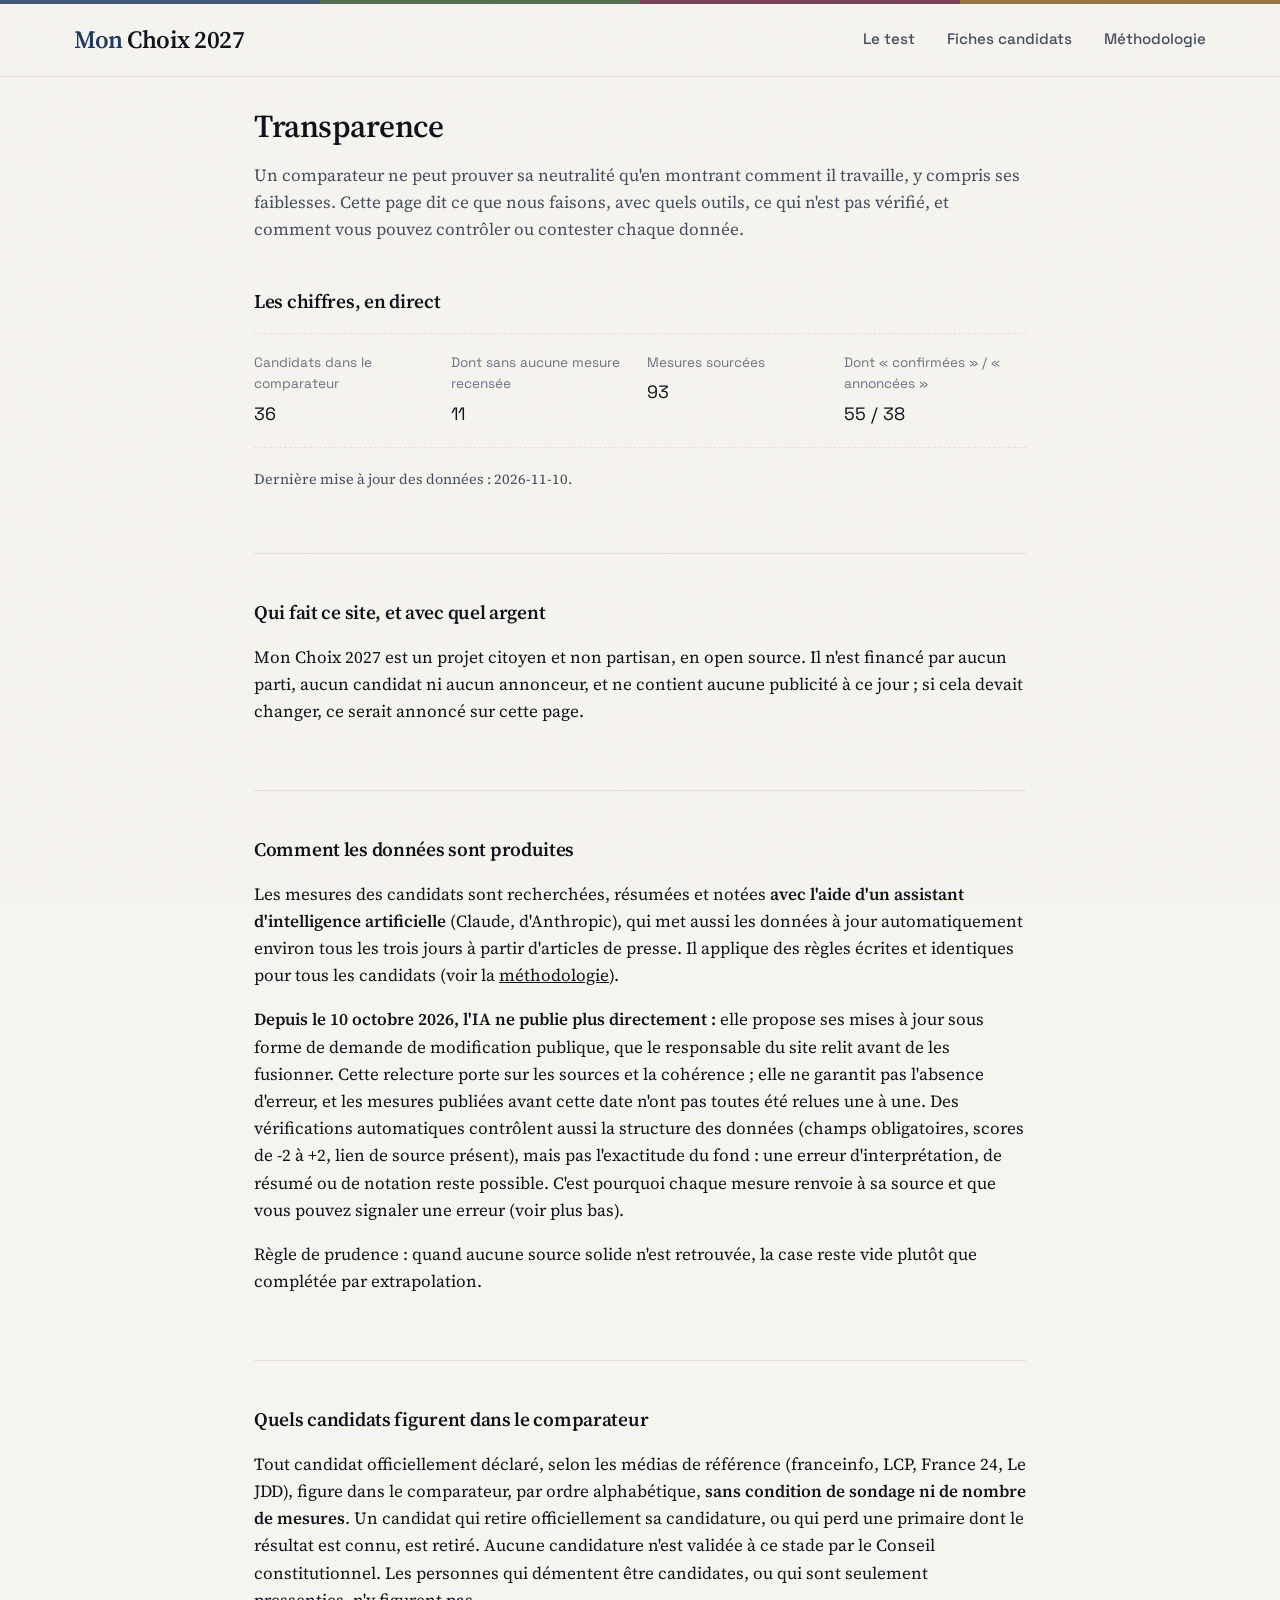
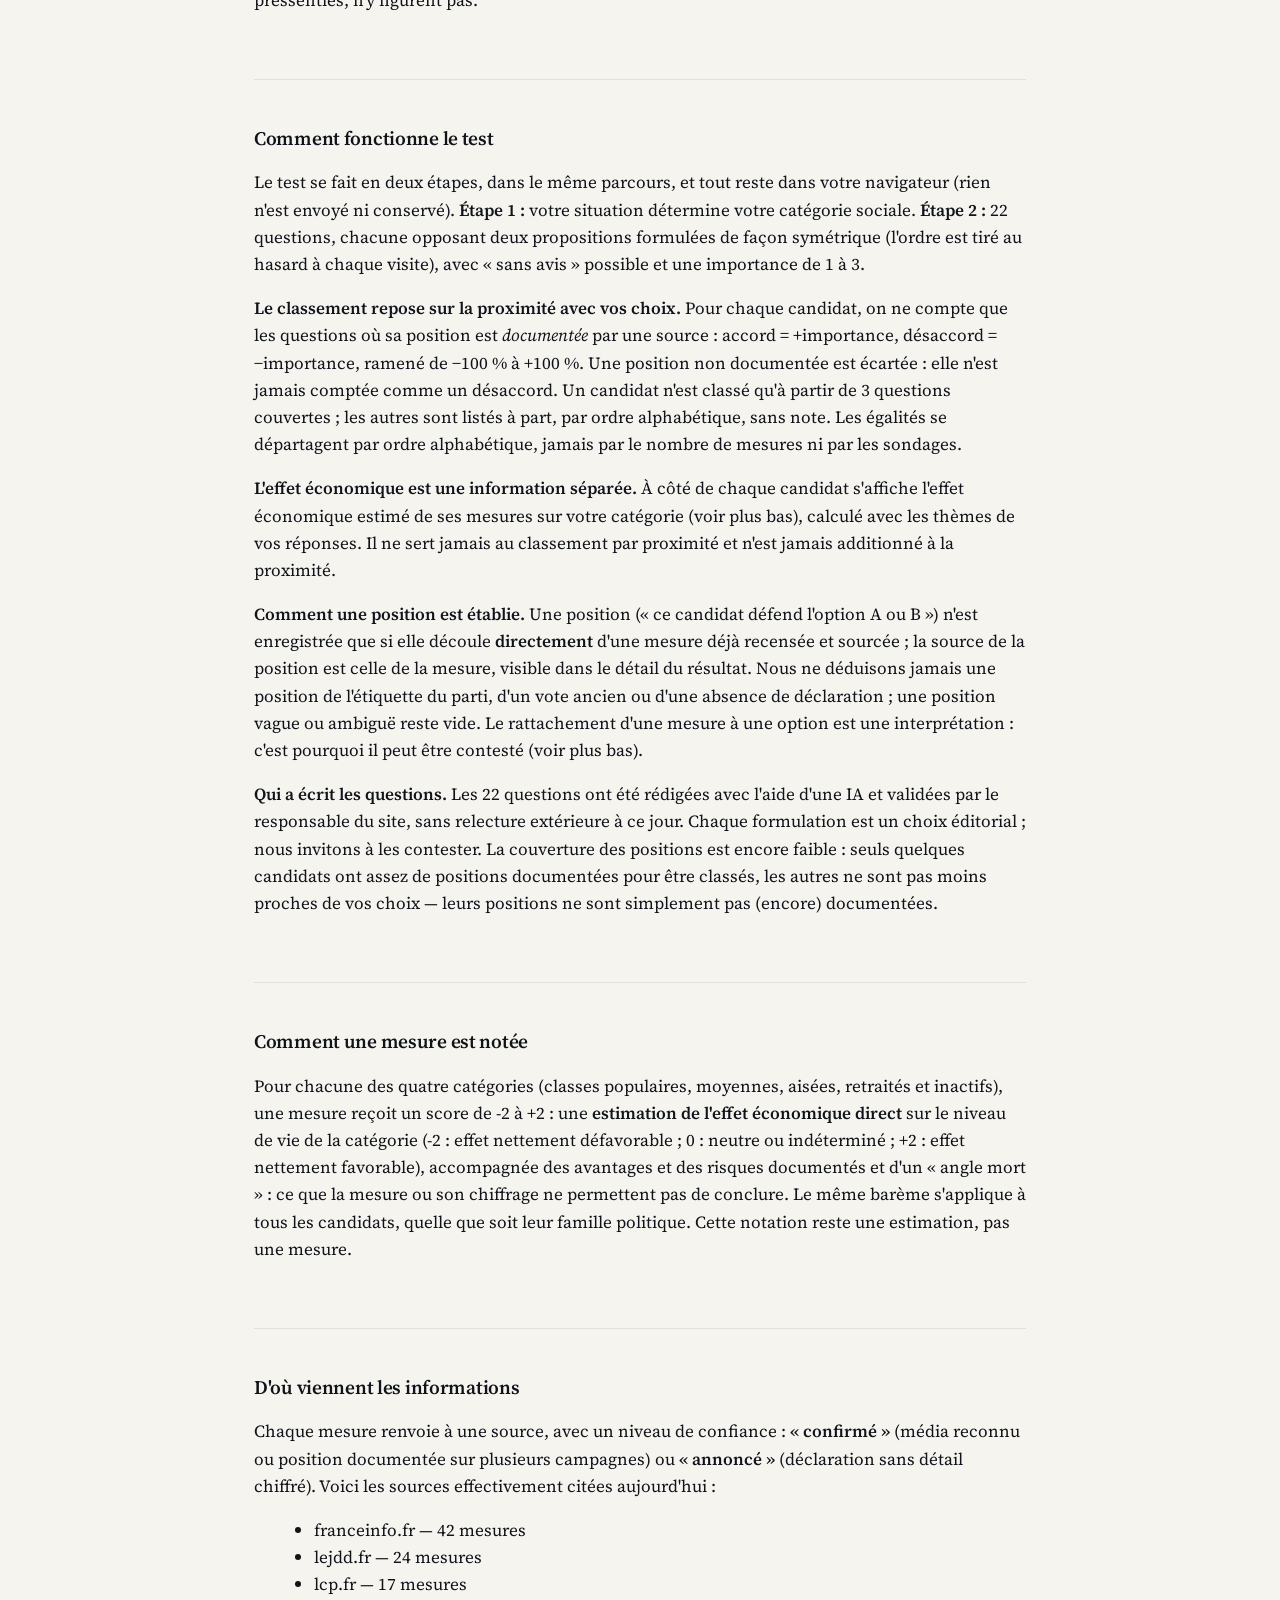
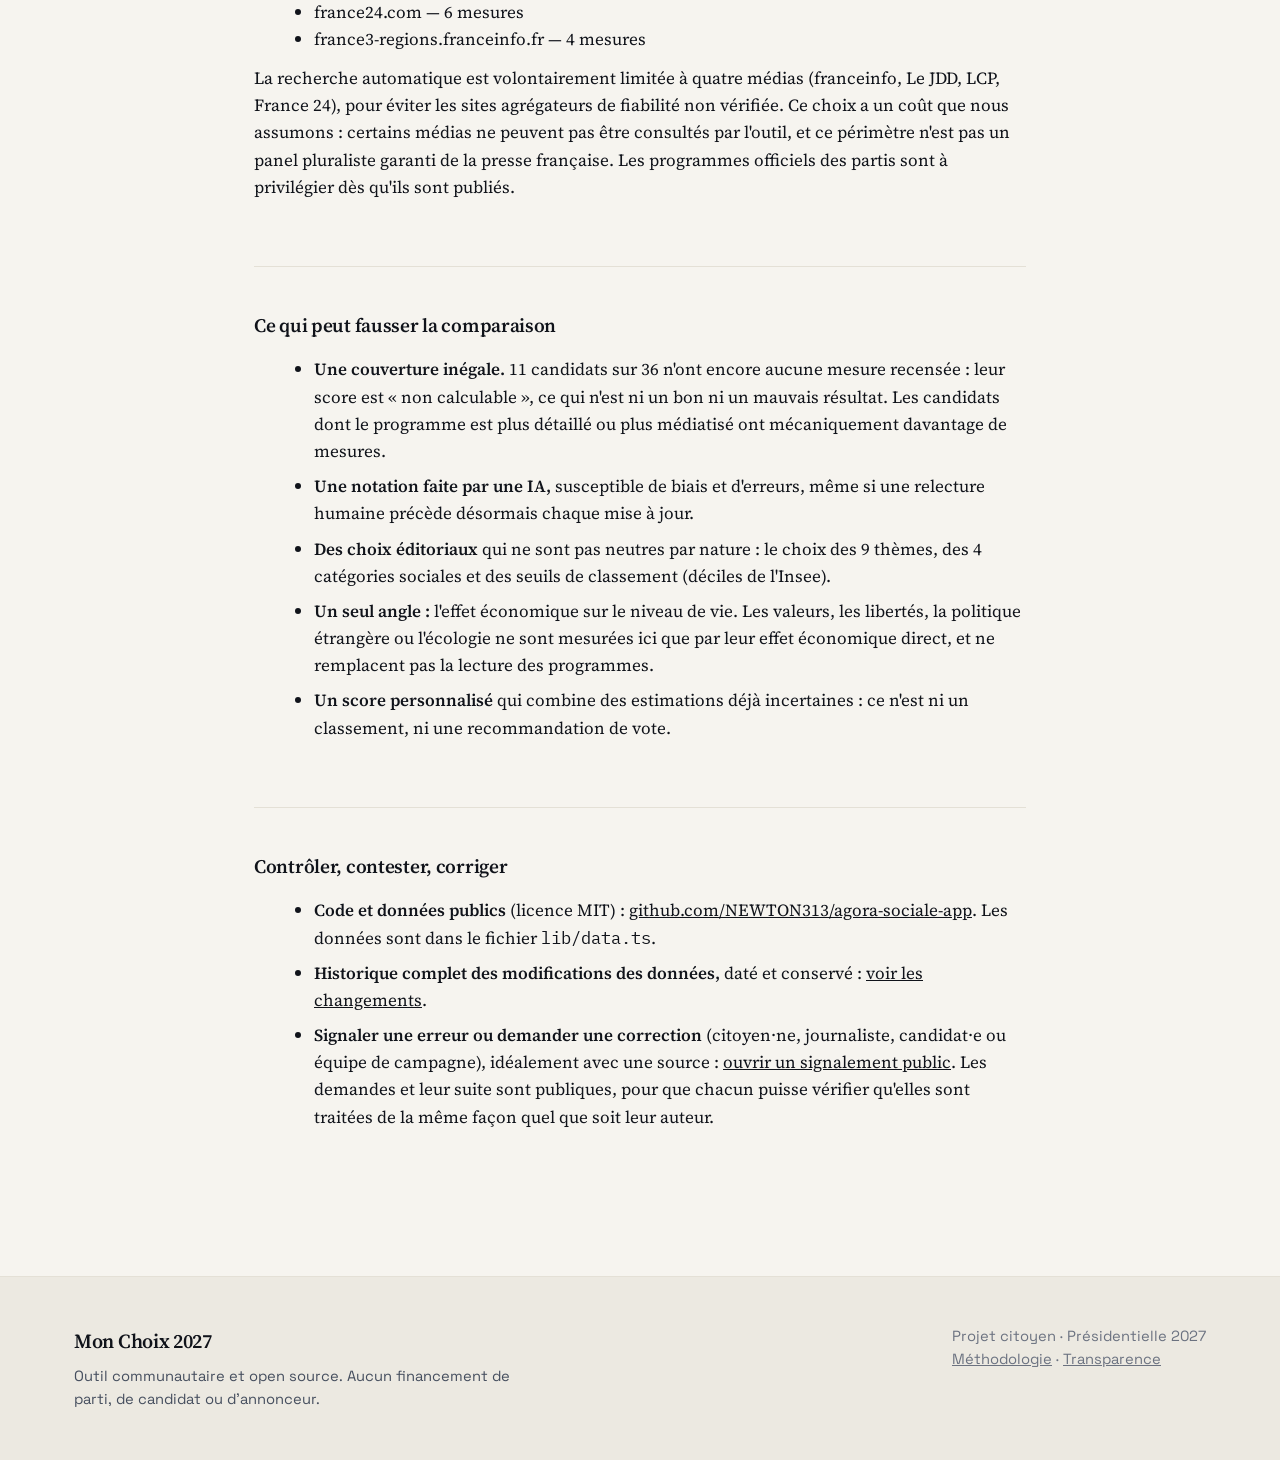
<file: transparence.html>
<!DOCTYPE html>
<html lang="fr">
<head>
<meta charset="UTF-8">
<meta name="viewport" content="width=device-width, initial-scale=1.0">
<title>Transparence — Mon Choix 2027</title>
<link href="https://fonts.googleapis.com/css2?family=Space+Grotesk:wght@500;600;700&family=Source+Serif+4:opsz,wght@8..60,400;8..60,600&family=IBM+Plex+Mono:wght@400;500&display=swap" rel="stylesheet">
<link rel="stylesheet" href="css/style.css">
</head>
<body>
<div class="brand-spectrum" aria-hidden="true"></div>

<header class="site-header">
  <div class="container site-header__row">
    <a href="index.html" class="logo">Mon <span>Choix 2027</span></a>
    <nav class="site-nav">
      <a href="simulateur.html">Le test</a>
      <a href="candidat.html">Fiches candidats</a>
      <a href="methodologie.html">Méthodologie</a>
    </nav>
  </div>
</header>

<div class="container" style="padding-top:32px; padding-bottom:80px; max-width:820px;">

  <h1 style="font-size:2rem; margin-bottom:8px;">Transparence</h1>
  <p class="lede" style="color:var(--ink-soft); margin-bottom:0;">
    Un comparateur ne peut prouver sa neutralité qu'en montrant comment il travaille,
    y compris ses faiblesses. Cette page dit ce que nous faisons, avec quels outils,
    ce qui n'est pas vérifié, et comment vous pouvez contrôler ou contester chaque donnée.
  </p>

  <div class="methodo-section">
    <h2 style="font-size:1.2rem; margin-bottom:20px;">Les chiffres, en direct</h2>
    <dl id="transparence-chiffres" class="resultat__chiffres"></dl>
    <p id="transparence-maj" style="font-size:0.9rem; color:var(--ink-soft); margin-top:16px;"></p>
  </div>

  <div class="methodo-section">
    <h2 style="font-size:1.2rem; margin-bottom:20px;">Qui fait ce site, et avec quel argent</h2>
    <p>
      Mon Choix 2027 est un projet citoyen et non partisan, en open source. Il n'est financé par aucun
      parti, aucun candidat ni aucun annonceur, et ne contient aucune publicité à ce jour ; si cela devait
      changer, ce serait annoncé sur cette page.
    </p>
  </div>

  <div class="methodo-section">
    <h2 style="font-size:1.2rem; margin-bottom:20px;">Comment les données sont produites</h2>
    <p>
      Les mesures des candidats sont recherchées, résumées et notées <strong>avec l'aide d'un assistant
      d'intelligence artificielle</strong> (Claude, d'Anthropic), qui met aussi les données à jour
      automatiquement environ tous les trois jours à partir d'articles de presse. Il applique des règles
      écrites et identiques pour tous les candidats (voir la <a href="methodologie.html" style="text-decoration:underline;">méthodologie</a>).
    </p>
    <p style="margin-top:12px;">
      <strong>Depuis le 10 octobre 2026, l'IA ne publie plus directement :</strong> elle propose ses mises à
      jour sous forme de demande de modification publique, que le responsable du site relit avant de les
      fusionner. Cette relecture porte sur les sources et la cohérence ; elle ne garantit pas l'absence
      d'erreur, et les mesures publiées avant cette date n'ont pas toutes été relues une à une. Des
      vérifications automatiques contrôlent aussi la structure des données (champs obligatoires, scores de
      -2 à +2, lien de source présent), mais pas l'exactitude du fond : une erreur d'interprétation, de résumé
      ou de notation reste possible. C'est pourquoi chaque mesure renvoie à sa source et que vous pouvez
      signaler une erreur (voir plus bas).
    </p>
    <p style="margin-top:12px;">
      Règle de prudence : quand aucune source solide n'est retrouvée, la case reste vide plutôt que complétée
      par extrapolation.
    </p>
  </div>

  <div class="methodo-section">
    <h2 style="font-size:1.2rem; margin-bottom:20px;">Quels candidats figurent dans le comparateur</h2>
    <p>
      Tout candidat officiellement déclaré, selon les médias de référence (franceinfo, LCP, France 24,
      Le JDD), figure dans le comparateur, par ordre alphabétique, <strong>sans condition de sondage ni de
      nombre de mesures</strong>. Un candidat qui retire officiellement sa candidature, ou qui perd une
      primaire dont le résultat est connu, est retiré. Aucune candidature n'est validée à ce stade par le
      Conseil constitutionnel. Les personnes qui démentent être candidates, ou qui sont seulement
      pressenties, n'y figurent pas.
    </p>
  </div>

  <div class="methodo-section">
    <h2 style="font-size:1.2rem; margin-bottom:20px;">Comment fonctionne le test</h2>
    <p>
      Le test se fait en deux étapes, dans le même parcours, et tout reste dans votre navigateur (rien n'est
      envoyé ni conservé). <strong>Étape 1 :</strong> votre situation détermine votre catégorie sociale.
      <strong>Étape 2 :</strong> 22 questions, chacune opposant deux propositions formulées de façon symétrique
      (l'ordre est tiré au hasard à chaque visite), avec « sans avis » possible et une importance de 1 à 3.
    </p>
    <p style="margin-top:12px;">
      <strong>Le classement repose sur la proximité avec vos choix.</strong> Pour chaque candidat, on ne compte
      que les questions où sa position est <em>documentée</em> par une source : accord = +importance, désaccord =
      −importance, ramené de −100 % à +100 %. Une position non documentée est écartée : elle n'est jamais comptée
      comme un désaccord. Un candidat n'est classé qu'à partir de 3 questions couvertes ; les autres sont listés
      à part, par ordre alphabétique, sans note. Les égalités se départagent par ordre alphabétique, jamais par
      le nombre de mesures ni par les sondages.
    </p>
    <p style="margin-top:12px;">
      <strong>L'effet économique est une information séparée.</strong> À côté de chaque candidat s'affiche
      l'effet économique estimé de ses mesures sur votre catégorie (voir plus bas), calculé avec les thèmes de vos
      réponses. Il ne sert jamais au classement par proximité et n'est jamais additionné à la proximité.
    </p>
    <p style="margin-top:12px;">
      <strong>Comment une position est établie.</strong> Une position (« ce candidat défend l'option A ou B »)
      n'est enregistrée que si elle découle <strong>directement</strong> d'une mesure déjà recensée et sourcée ; la
      source de la position est celle de la mesure, visible dans le détail du résultat. Nous ne déduisons jamais
      une position de l'étiquette du parti, d'un vote ancien ou d'une absence de déclaration ; une position vague
      ou ambiguë reste vide. Le rattachement d'une mesure à une option est une interprétation : c'est pourquoi il
      peut être contesté (voir plus bas).
    </p>
    <p style="margin-top:12px;">
      <strong>Qui a écrit les questions.</strong> Les 22 questions ont été rédigées avec l'aide d'une IA et validées
      par le responsable du site, sans relecture extérieure à ce jour. Chaque formulation est un choix éditorial ;
      nous invitons à les contester. La couverture des positions est encore faible : seuls quelques candidats
      ont assez de positions documentées pour être classés, les autres ne sont pas moins proches de vos choix —
      leurs positions ne sont simplement pas (encore) documentées.
    </p>
  </div>

  <div class="methodo-section">
    <h2 style="font-size:1.2rem; margin-bottom:20px;">Comment une mesure est notée</h2>
    <p>
      Pour chacune des quatre catégories (classes populaires, moyennes, aisées, retraités et inactifs), une
      mesure reçoit un score de -2 à +2 : une <strong>estimation de l'effet économique direct</strong> sur le
      niveau de vie de la catégorie (-2 : effet nettement défavorable ; 0 : neutre ou indéterminé ; +2 : effet
      nettement favorable), accompagnée des avantages et des risques documentés et d'un « angle mort » : ce que
      la mesure ou son chiffrage ne permettent pas de conclure. Le même barème s'applique à tous les candidats,
      quelle que soit leur famille politique. Cette notation reste une estimation, pas une mesure.
    </p>
  </div>

  <div class="methodo-section">
    <h2 style="font-size:1.2rem; margin-bottom:20px;">D'où viennent les informations</h2>
    <p>
      Chaque mesure renvoie à une source, avec un niveau de confiance : <strong>« confirmé »</strong> (média
      reconnu ou position documentée sur plusieurs campagnes) ou <strong>« annoncé »</strong> (déclaration sans
      détail chiffré). Voici les sources effectivement citées aujourd'hui :
    </p>
    <ul id="transparence-sources" style="margin:12px 0 0 20px; list-style:disc;"></ul>
    <p style="margin-top:12px;">
      La recherche automatique est volontairement limitée à quatre médias (franceinfo, Le JDD, LCP, France 24),
      pour éviter les sites agrégateurs de fiabilité non vérifiée. Ce choix a un coût que nous assumons : certains
      médias ne peuvent pas être consultés par l'outil, et ce périmètre n'est pas un panel pluraliste garanti de
      la presse française. Les programmes officiels des partis sont à privilégier dès qu'ils sont publiés.
    </p>
  </div>

  <div class="methodo-section">
    <h2 style="font-size:1.2rem; margin-bottom:20px;">Ce qui peut fausser la comparaison</h2>
    <ul style="margin-left:20px; list-style:disc; display:flex; flex-direction:column; gap:8px;">
      <li><strong>Une couverture inégale.</strong> <span id="transparence-sans-mesure"></span> n'ont encore aucune mesure
        recensée : leur score est « non calculable », ce qui n'est ni un bon ni un mauvais résultat. Les candidats dont le
        programme est plus détaillé ou plus médiatisé ont mécaniquement davantage de mesures.</li>
      <li><strong>Une notation faite par une IA,</strong> susceptible de biais et d'erreurs, même si une relecture humaine précède désormais chaque mise à jour.</li>
      <li><strong>Des choix éditoriaux</strong> qui ne sont pas neutres par nature : le choix des 9 thèmes, des 4 catégories
        sociales et des seuils de classement (déciles de l'Insee).</li>
      <li><strong>Un seul angle :</strong> l'effet économique sur le niveau de vie. Les valeurs, les libertés, la politique
        étrangère ou l'écologie ne sont mesurées ici que par leur effet économique direct, et ne remplacent pas la lecture
        des programmes.</li>
      <li><strong>Un score personnalisé</strong> qui combine des estimations déjà incertaines : ce n'est ni un classement,
        ni une recommandation de vote.</li>
    </ul>
  </div>

  <div class="methodo-section">
    <h2 style="font-size:1.2rem; margin-bottom:20px;">Contrôler, contester, corriger</h2>
    <ul style="margin-left:20px; list-style:disc; display:flex; flex-direction:column; gap:8px;">
      <li><strong>Code et données publics</strong> (licence MIT) :
        <a href="https://github.com/NEWTON313/agora-sociale-app" style="text-decoration:underline;">github.com/NEWTON313/agora-sociale-app</a>.
        Les données sont dans le fichier <code class="mono">lib/data.ts</code>.</li>
      <li><strong>Historique complet des modifications des données,</strong> daté et conservé :
        <a href="https://github.com/NEWTON313/agora-sociale-app/commits/main/lib/data.ts" style="text-decoration:underline;">voir les changements</a>.</li>
      <li><strong>Signaler une erreur ou demander une correction</strong> (citoyen·ne, journaliste, candidat·e ou équipe de
        campagne), idéalement avec une source :
        <a href="https://github.com/NEWTON313/agora-sociale-app/issues/new" style="text-decoration:underline;">ouvrir un signalement public</a>.
        Les demandes et leur suite sont publiques, pour que chacun puisse vérifier qu'elles sont traitées de la même façon
        quel que soit leur auteur.</li>
    </ul>
  </div>

</div>

<footer class="site-footer">
  <div class="container site-footer__row">
    <div>
      <div class="site-footer__marque">Mon Choix 2027</div>
      <p>Outil communautaire et open source. Aucun financement de parti, de candidat ou d'annonceur.</p>
    </div>
    <div class="site-footer__meta">Projet citoyen · Présidentielle 2027<br><a href="methodologie.html" style="text-decoration:underline;">Méthodologie</a> · <a href="transparence.html" style="text-decoration:underline;">Transparence</a></div>
  </div>
</footer>

<script src="data/data.js"></script>
<script>
(function () {
  const { CANDIDATS, AVIS_DONNEES_REELLES } = window.AGORA_DATA;
  const mesures = CANDIDATS.flatMap((c) => c.mesures);
  const sansMesure = CANDIDATS.filter((c) => c.mesures.length === 0).length;
  const confirmees = mesures.filter((m) => m.niveauConfiance === "confirme").length;
  const cases = [
    ["Candidats dans le comparateur", CANDIDATS.length],
    ["Dont sans aucune mesure recensée", sansMesure],
    ["Mesures sourcées", mesures.length],
    ["Dont « confirmées » / « annoncées »", `${confirmees} / ${mesures.length - confirmees}`],
  ];
  document.getElementById("transparence-chiffres").innerHTML = cases
    .map(([t, v]) => `<div><dt>${t}</dt><dd>${v}</dd></div>`).join("");
  document.getElementById("transparence-maj").textContent = `Dernière mise à jour des données : ${AVIS_DONNEES_REELLES.dateMaj}.`;
  document.getElementById("transparence-sans-mesure").textContent = `${sansMesure} candidats sur ${CANDIDATS.length}`;

  const compte = {};
  mesures.forEach((m) => {
    let d;
    try { d = new URL(m.sourceOfficielle).hostname.replace(/^www\./, ""); } catch (e) { d = "(lien invalide)"; }
    compte[d] = (compte[d] || 0) + 1;
  });
  document.getElementById("transparence-sources").innerHTML = Object.entries(compte)
    .sort((a, b) => b[1] - a[1] || a[0].localeCompare(b[0]))
    .map(([d, n]) => `<li>${d} — ${n} mesure${n > 1 ? "s" : ""}</li>`).join("");
})();
</script>
</body>
</html>
</file>
<file: css/style.css>
/* =========================================================
   MON CHOIX 2027 — Design tokens (édition premium)
   Direction : "le grand livre de comptes" — chaque mesure politique
   est traitée comme une écriture comptable (crédit/débit) pour
   chaque catégorie sociale. La grille rappelle un registre relié,
   pas une brochure de campagne : papier texturé, encre profonde,
   chiffres alignés au monospace, marge éditoriale généreuse.
   Signature de marque : le bandeau spectre en tête de page — les
   quatre couleurs catégorielles, dans l'ordre, jamais mélangées.
   ========================================================= */

:root {
  /* --- Couleurs neutres (support) --- */
  --ink: #10131a;
  --ink-soft: #454e5e;
  --ink-faint: #6b7280;
  --paper: #f6f4ef;
  --paper-deep: #ece9e1;
  --paper-raised: #ffffff;
  --line: #e4e0d6;
  --line-strong: #bcb6a8;

  /* --- Couleurs catégorielles (non partisanes, dérivées d'une
     échelle de position socio-économique, pas de couleurs de partis) --- */
  --classe-populaire: #3d5a78;   /* bleu ardoise profond */
  --classe-moyenne:   #566f4d;   /* sauge profonde */
  --classe-aisee:      #7a4258;  /* prune profonde */
  --classe-retraites:  #9c7539;  /* ocre profond */

  /* Variantes claires pour fonds */
  --classe-populaire-bg: #e2e8ee;
  --classe-moyenne-bg:   #e6ebe3;
  --classe-aisee-bg:     #eee2e6;
  --classe-retraites-bg: #f1e8d7;

  /* --- Sémantique impact --- */
  --impact-positif: #326049;
  --impact-negatif: #8f382f;
  --impact-neutre:  #7a8090;

  /* --- Accent discret (bleu-blanc-rouge désaturés, jamais le drapeau ---
     littéral) : touche de couleur nationale sur les éléments interactifs,
     séparée du bandeau spectre (signature des 4 classes sociales). --- */
  --accent-bleu: #1e3a5f;
  --accent-bleu-soft: #395670;
  --accent-rouge: #8a2f35;

  /* --- Typographie --- */
  --font-display: "Space Grotesk", "Arial Narrow", sans-serif;
  --font-body: "Source Serif 4", Georgia, serif;
  --font-mono: "IBM Plex Mono", "Courier New", monospace;

  /* --- Rythme et profondeur --- */
  --radius: 6px;
  --radius-lg: 16px;
  --max-width: 1180px;
  --ease: cubic-bezier(0.22, 1, 0.36, 1);

  --shadow-xs: 0 1px 2px rgba(40, 34, 20, 0.05);
  --shadow-sm: 0 1px 2px rgba(40, 34, 20, 0.04), 0 8px 24px -8px rgba(40, 34, 20, 0.10);
  --shadow-md: 0 2px 4px rgba(40, 34, 20, 0.05), 0 18px 40px -12px rgba(40, 34, 20, 0.18);
  --shadow-lg: 0 4px 8px rgba(40, 34, 20, 0.05), 0 30px 60px -20px rgba(40, 34, 20, 0.22);
}

* { box-sizing: border-box; }

html { scroll-behavior: smooth; }

body {
  position: relative;
  margin: 0;
  background: var(--paper);
  color: var(--ink);
  font-family: var(--font-body);
  font-size: 17px;
  line-height: 1.6;
  -webkit-font-smoothing: antialiased;
  text-rendering: optimizeLegibility;
}

/* Grain de papier — texture subtile, jamais décorative au point de nuire
   à la lisibilité. Désactivée si l'utilisateur préfère moins d'effets. */
body::before {
  content: "";
  position: fixed;
  inset: 0;
  z-index: 9999;
  pointer-events: none;
  opacity: 0.035;
  mix-blend-mode: multiply;
  background-image: url("data:image/svg+xml,%3Csvg xmlns='http://www.w3.org/2000/svg' width='180' height='180'%3E%3Cfilter id='n'%3E%3CfeTurbulence type='fractalNoise' baseFrequency='0.9' numOctaves='2' stitchTiles='stitch'/%3E%3C/filter%3E%3Crect width='100%25' height='100%25' filter='url(%23n)'/%3E%3C/svg%3E");
}

h1, h2, h3, h4, .display {
  font-family: var(--font-body);
  font-weight: 600;
  line-height: 1.12;
  letter-spacing: -0.015em;
  color: var(--ink);
  margin: 0;
}

.mono {
  font-family: var(--font-mono);
  font-feature-settings: "tnum" 1, "zero" 1;
}

a {
  color: inherit;
  transition: color 0.15s var(--ease), border-color 0.15s var(--ease), opacity 0.15s var(--ease);
}

.container {
  max-width: var(--max-width);
  margin: 0 auto;
  padding: 0 24px;
}

/* ---------- Bandeau spectre — signature de marque ---------- */

.brand-spectrum {
  height: 4px;
  background: linear-gradient(
    to right,
    var(--classe-populaire) 0%, var(--classe-populaire) 25%,
    var(--classe-moyenne) 25%, var(--classe-moyenne) 50%,
    var(--classe-aisee) 50%, var(--classe-aisee) 75%,
    var(--classe-retraites) 75%, var(--classe-retraites) 100%
  );
}

/* ---------- En-tête / bandeau du registre ---------- */

.site-header {
  position: sticky;
  top: 0;
  z-index: 100;
  border-bottom: 1px solid var(--line);
  background: rgba(255, 255, 255, 0.86);
  backdrop-filter: blur(10px) saturate(1.4);
  -webkit-backdrop-filter: blur(10px) saturate(1.4);
  box-shadow: 0 1px 0 var(--accent-bleu), var(--shadow-sm);
}

.site-header__row {
  display: flex;
  align-items: baseline;
  justify-content: space-between;
  padding: 20px 0 14px;
  flex-wrap: wrap;
  gap: 8px;
}

.logo {
  font-family: var(--font-display);
  font-size: 1.5rem;
  font-weight: 700;
  letter-spacing: -0.02em;
}
.logo { color: var(--accent-bleu); text-decoration: none; }
.logo span { color: var(--ink-faint); font-weight: 400; }

.site-header__meta {
  font-family: var(--font-mono);
  font-size: 0.76rem;
  text-transform: uppercase;
  letter-spacing: 0.07em;
  color: var(--ink-faint);
}

nav.site-nav {
  display: flex;
  gap: 26px;
  font-family: var(--font-mono);
  font-size: 0.8rem;
  text-transform: uppercase;
  letter-spacing: 0.05em;
  padding-bottom: 13px;
}
nav.site-nav a {
  text-decoration: none;
  border-bottom: 2px solid transparent;
  padding-bottom: 4px;
  color: var(--ink-soft);
}
nav.site-nav a:hover { color: var(--accent-bleu); border-bottom-color: var(--accent-bleu-soft); }
nav.site-nav a.active { color: var(--accent-bleu); border-bottom-color: var(--accent-bleu); font-weight: 500; }

/* ---------- Hero ---------- */

.hero {
  position: relative;
  padding: 68px 0 48px;
  border-bottom: 1px solid var(--line);
  overflow: hidden;
}
.hero .container.hero__grid {
  display: grid;
  grid-template-columns: 1fr 400px;
  gap: 52px;
  align-items: center;
}
.hero__eyebrow {
  font-family: var(--font-mono);
  font-size: 0.8rem;
  text-transform: uppercase;
  letter-spacing: 0.1em;
  color: var(--ink-faint);
  margin-bottom: 14px;
  display: flex;
  align-items: center;
  gap: 10px;
}
.hero__eyebrow::before {
  content: "";
  display: inline-block;
  width: 20px;
  height: 2px;
  background: var(--accent-rouge);
  opacity: 0.55;
}
.hero h1 {
  font-size: clamp(2.1rem, 4.4vw, 3.4rem);
  max-width: 15ch;
  line-height: 1.04;
  animation: rise 0.6s var(--ease) both;
}
.hero p.lede {
  font-family: var(--font-body);
  font-size: 1.18rem;
  max-width: 62ch;
  color: var(--ink-soft);
  margin-top: 20px;
  animation: rise 0.6s var(--ease) 0.08s both;
}
.hero__cta {
  display: flex;
  align-items: center;
  flex-wrap: wrap;
  gap: 18px;
  margin-top: 30px;
  animation: rise 0.6s var(--ease) 0.12s both;
}
a.bouton-principal.bouton-principal--hero {
  display: inline-flex;
  align-items: center;
  gap: 8px;
  background: var(--accent-bleu);
  padding: 15px 26px;
  box-shadow: var(--shadow-lg);
  text-decoration: none;
}
a.bouton-principal.bouton-principal--hero:hover { background: var(--accent-bleu-soft); }
.hero__cta-secondaire {
  font-family: var(--font-mono);
  font-size: 0.8rem;
  text-transform: uppercase;
  letter-spacing: 0.06em;
  color: var(--ink-soft);
  text-decoration: underline;
  text-underline-offset: 4px;
}
.hero__cta-secondaire:hover { color: var(--accent-bleu); }
.hero__note {
  margin-top: 24px;
  font-size: 0.8rem;
  color: var(--ink-faint);
  max-width: 60ch;
}
.hero__note a { color: var(--ink-faint); }
.hero__note a:hover { color: var(--accent-bleu); }

.bandeau-confiance {
  border-bottom: 1px solid var(--line);
  background: var(--paper-raised);
}
.bandeau-confiance .container {
  padding: 18px 24px;
  font-size: 0.82rem;
  color: var(--ink-soft);
}
.bandeau-confiance .container:empty { display: none; }

#comparateur { scroll-margin-top: 84px; }

@keyframes rise {
  from { opacity: 0; transform: translateY(10px); }
  to { opacity: 1; transform: translateY(0); }
}

/* ---------- Vignette signature du hero — mini-registre illustratif ---------- */

.hero-visual {
  border: 1px solid var(--line);
  border-radius: var(--radius-lg);
  background: var(--paper-raised);
  box-shadow: var(--shadow-lg);
  padding: 28px;
  animation: rise 0.6s var(--ease) 0.15s both;
  transform: rotate(-1.2deg);
}
.hero-visual__eyebrow {
  font-family: var(--font-mono);
  font-size: 0.64rem;
  text-transform: uppercase;
  letter-spacing: 0.07em;
  color: var(--ink-faint);
  margin-bottom: 16px;
  padding-bottom: 14px;
  border-bottom: 1px dashed var(--line);
}
.hero-visual__rows {
  display: flex;
  flex-direction: column;
  gap: 16px;
}
.hero-visual__row {
  display: grid;
  grid-template-columns: 132px 1fr;
  align-items: center;
  gap: 16px;
}
.hero-visual__label {
  font-size: 0.76rem;
  color: var(--ink-soft);
  line-height: 1.25;
}
.hero-visual__track {
  position: relative;
  height: 9px;
  background: var(--paper);
  border-radius: 2px;
  overflow: hidden;
}
.hero-visual__axis { position: absolute; left: 50%; top: 0; bottom: 0; width: 1px; background: var(--line-strong); }
.hero-visual__fill { position: absolute; top: 0; bottom: 0; }
.hero-visual__fill.pos { left: 50%; background: var(--impact-positif); }
.hero-visual__fill.neg { right: 50%; background: var(--impact-negatif); }
.hero-visual__footer {
  margin-top: 20px;
  padding-top: 14px;
  border-top: 1px dashed var(--line);
  font-size: 0.72rem;
  color: var(--ink-faint);
  font-style: italic;
}

@media (max-width: 900px) {
  .hero .container.hero__grid { grid-template-columns: 1fr; }
  .hero-visual { transform: none; max-width: 380px; }
}

/* ---------- Le Rail des classes (élément signature, sticky) ---------- */

.layout {
  display: grid;
  grid-template-columns: 224px 1fr;
  gap: 32px;
  padding: 40px 0 88px;
  align-items: start;
}

.classe-rail {
  position: sticky;
  top: 88px;
  border: 1px solid var(--line);
  border-radius: var(--radius-lg);
  background: var(--paper-raised);
  overflow: hidden;
  box-shadow: var(--shadow-sm);
}
.classe-rail__title {
  font-family: var(--font-mono);
  font-size: 0.72rem;
  text-transform: uppercase;
  letter-spacing: 0.07em;
  padding: 13px 15px;
  border-bottom: 1px solid var(--line);
  color: var(--ink-faint);
}
.classe-item {
  display: block;
  width: 100%;
  text-align: left;
  padding: 15px;
  border: none;
  border-bottom: 1px solid var(--line);
  background: transparent;
  cursor: pointer;
  font-family: var(--font-body);
  font-size: 0.92rem;
  color: var(--ink);
  position: relative;
  transition: background-color 0.2s var(--ease);
}
.classe-item:last-child { border-bottom: none; }
.classe-item:hover { background: var(--paper); }
.classe-item::before {
  content: "";
  position: absolute;
  left: 0; top: 0; bottom: 0;
  width: 4px;
  background: var(--swatch, transparent);
  opacity: 0.3;
  transition: opacity 0.2s var(--ease), width 0.2s var(--ease);
}
.classe-item.active::before { opacity: 1; width: 5px; }
.classe-item.active { background: var(--swatch-bg, var(--paper)); font-weight: 600; }
.classe-item.active:hover { background: var(--swatch-bg, var(--paper)); }
.classe-item small { display: block; color: var(--ink-faint); font-size: 0.76rem; margin-top: 3px; line-height: 1.4; }

/* ---------- Comparateur ---------- */

.comparateur-header {
  display: flex;
  justify-content: space-between;
  align-items: baseline;
  margin-bottom: 22px;
  flex-wrap: wrap;
  gap: 12px;
}
.comparateur-header h2 { font-size: 1.55rem; }

.select-mesure {
  font-family: var(--font-mono);
  font-size: 0.85rem;
  padding: 9px 12px;
  border: 1px solid var(--line-strong);
  background: var(--paper-raised);
  border-radius: var(--radius);
  transition: border-color 0.15s var(--ease), box-shadow 0.15s var(--ease);
}
.select-mesure:hover { border-color: var(--accent-bleu-soft); }
.select-mesure:focus-visible { border-color: var(--accent-bleu); box-shadow: 0 0 0 3px rgba(30, 58, 95, 0.12); }

.cartes-candidats {
  display: grid;
  grid-template-columns: repeat(auto-fit, minmax(360px, 1fr));
  gap: 24px;
}

.carte-candidat {
  border: 1px solid var(--line);
  border-radius: var(--radius-lg);
  background: var(--paper-raised);
  padding: 28px;
  display: flex;
  flex-direction: column;
  gap: 18px;
  box-shadow: var(--shadow-xs);
  transition: transform 0.25s var(--ease), box-shadow 0.25s var(--ease), border-color 0.25s var(--ease);
}
.carte-candidat:hover {
  transform: translateY(-3px);
  box-shadow: var(--shadow-md);
  border-color: var(--accent-bleu-soft);
}
.carte-candidat > header {
  display: flex;
  align-items: baseline;
  justify-content: space-between;
  flex-wrap: wrap;
  gap: 12px;
}
.carte-candidat__nom {
  font-family: var(--font-display);
  font-size: 1.24rem;
  letter-spacing: -0.01em;
}
.carte-candidat__parti {
  font-family: var(--font-mono);
  font-size: 0.72rem;
  text-transform: uppercase;
  letter-spacing: 0.06em;
  color: var(--ink-faint);
}
.carte-candidat__mesure {
  font-size: 0.96rem;
  color: var(--ink-soft);
  line-height: 1.4;
  border-top: 1px dashed var(--line);
  padding-top: 16px;
}

/* Ledger bar : la barre "crédit / débit" pour la classe sélectionnée */
.ledger {
  border-top: 1px solid var(--line);
  padding-top: 13px;
}
.ledger__label {
  font-family: var(--font-mono);
  font-size: 0.7rem;
  text-transform: uppercase;
  letter-spacing: 0.06em;
  color: var(--ink-faint);
  margin-bottom: 7px;
}
.ledger__track {
  height: 11px;
  background: var(--paper);
  border: 1px solid var(--line);
  border-radius: 2px;
  position: relative;
  overflow: hidden;
  box-shadow: inset 0 1px 2px rgba(16, 19, 26, 0.06);
}
.ledger__fill {
  position: absolute;
  top: 0; bottom: 0;
  transition: width 0.5s var(--ease);
}
.ledger__fill.positif { left: 50%; background: linear-gradient(to right, var(--impact-positif), #3d7358); }
.ledger__fill.negatif { right: 50%; background: linear-gradient(to left, var(--impact-negatif), #a4463b); }
.ledger__axis {
  position: absolute;
  left: 50%; top: -1px; bottom: -1px;
  width: 1px; background: var(--ink);
  z-index: 1;
}
.ledger__score {
  font-family: var(--font-mono);
  font-size: 0.78rem;
  margin-top: 7px;
  color: var(--ink-faint);
}

.carte-candidat__mesure-bloc {
  display: flex;
  flex-direction: column;
  gap: 14px;
}

.carte-candidat__toggle {
  align-self: flex-start;
  font-family: var(--font-mono);
  font-size: 0.72rem;
  text-transform: uppercase;
  letter-spacing: 0.03em;
  color: var(--ink-faint);
  background: none;
  border: none;
  padding: 0;
  cursor: pointer;
  text-decoration: underline;
  text-underline-offset: 2px;
}
.carte-candidat__toggle:hover { color: var(--accent-bleu); }

.btn-toggle {
  font-size: 0.78rem;
  text-transform: uppercase;
  letter-spacing: 0.03em;
  padding: 8px 12px;
  border: 1px solid var(--line-strong);
  border-radius: 3px;
  background: var(--paper-raised);
  color: var(--ink-soft);
  cursor: pointer;
  transition: background-color 0.15s var(--ease), color 0.15s var(--ease), border-color 0.15s var(--ease);
}
.btn-toggle:hover { border-color: var(--accent-bleu-soft); color: var(--accent-bleu); }
.btn-toggle.active {
  background: var(--accent-bleu);
  color: var(--paper-raised);
  border-color: var(--accent-bleu);
}

.priorites-panel__card {
  border: 1px solid var(--line);
  border-radius: var(--radius-lg);
  background: var(--paper-raised);
  padding: 22px;
  margin-bottom: 24px;
  box-shadow: var(--shadow-xs);
}
.priorites-panel__header {
  display: flex;
  justify-content: space-between;
  align-items: baseline;
  flex-wrap: wrap;
  gap: 12px;
  margin-bottom: 14px;
}
.priorites-panel__header h3 {
  font-family: var(--font-display);
  font-size: 1.1rem;
}
.priorites-panel__reset {
  font-size: 0.72rem;
  text-transform: uppercase;
  letter-spacing: 0.03em;
  text-decoration: underline;
  color: var(--ink-soft);
  background: none;
  border: none;
  cursor: pointer;
}
.priorites-panel__reset:hover { color: var(--accent-rouge); }
.priorites-panel__intro {
  font-size: 0.85rem;
  color: var(--ink-soft);
  margin-bottom: 16px;
}
.priorites-panel__list {
  display: flex;
  flex-direction: column;
  list-style: none;
  padding: 0;
  margin: 0;
}
.priorites-panel__row {
  display: grid;
  grid-template-columns: minmax(150px, 230px) 1fr;
  align-items: center;
  gap: 18px;
  padding: 13px 0;
  border-bottom: 1px dashed var(--line);
}
.priorites-panel__row:last-child { border-bottom: none; padding-bottom: 4px; }
.priorites-panel__row > span { font-size: 0.9rem; font-weight: 500; }

/* Contrôle segmenté : les 4 niveaux forment un seul bloc à bordure partagée,
   plutôt que 4 boutons séparés — plus net, toujours le même gabarit quelle
   que soit la longueur du nom du thème. */
.priorites-panel__niveaux {
  display: flex;
  border: 1px solid var(--line-strong);
  border-radius: var(--radius);
  overflow: hidden;
  background: var(--paper);
}
.priorites-panel__niveau {
  flex: 1;
  font-size: 0.66rem;
  text-transform: uppercase;
  letter-spacing: 0.03em;
  padding: 9px 6px;
  border: none;
  border-right: 1px solid var(--line-strong);
  border-radius: 0;
  background: transparent;
  color: var(--ink-soft);
  cursor: pointer;
  transition: background 0.15s var(--ease), color 0.15s var(--ease);
}
.priorites-panel__niveau:last-child { border-right: none; }
.priorites-panel__niveau:hover { background: var(--accent-bleu-soft); color: var(--paper-raised); }
.priorites-panel__niveau.active {
  background: var(--accent-bleu);
  color: var(--paper-raised);
  font-weight: 600;
  box-shadow: inset 0 0 0 1px var(--accent-bleu);
}
.priorites-panel__tri {
  display: flex;
  align-items: center;
  gap: 8px;
  font-size: 0.78rem;
  color: var(--ink-soft);
  margin-top: 18px;
}

.score-personnalise {
  border-top: 1px solid var(--line);
  padding-top: 13px;
  background: var(--paper);
  padding: 10px 12px;
  border-radius: var(--radius);
}
.score-personnalise__label {
  font-size: 0.7rem;
  text-transform: uppercase;
  letter-spacing: 0.06em;
  color: var(--ink-faint);
  margin-bottom: 7px;
}
.score-personnalise--vide {
  font-size: 0.72rem;
  text-transform: uppercase;
  letter-spacing: 0.04em;
  color: var(--ink-soft);
}
.score-personnalise__avertissement {
  font-size: 0.7rem;
  color: var(--ink-faint);
  font-style: italic;
  margin-top: 6px;
}

.badge {
  display: inline-block;
  font-family: var(--font-mono);
  font-size: 0.66rem;
  text-transform: uppercase;
  letter-spacing: 0.06em;
  padding: 4px 8px;
  border-radius: var(--radius);
  border: 1px solid currentColor;
}

/* ---------- Fiche candidat ---------- */

.fiche-header {
  display: flex;
  justify-content: space-between;
  align-items: flex-end;
  flex-wrap: wrap;
  gap: 16px;
  padding-bottom: 26px;
  border-bottom: 1px solid var(--line);
  margin-bottom: 34px;
}

.grille-mesures {
  display: grid;
  gap: 16px;
}

.mesure-bloc {
  border: 1px solid var(--line);
  border-radius: var(--radius-lg);
  background: var(--paper-raised);
  overflow: hidden;
  box-shadow: var(--shadow-xs);
}
.mesure-bloc__entete {
  padding: 17px 19px;
  border-bottom: 1px solid var(--line);
  display: flex;
  justify-content: space-between;
  gap: 12px;
  flex-wrap: wrap;
}
.mesure-bloc__theme {
  font-family: var(--font-mono);
  font-size: 0.7rem;
  text-transform: uppercase;
  letter-spacing: 0.06em;
  color: var(--ink-faint);
}
.mesure-bloc__titre { font-family: var(--font-display); font-size: 1.08rem; margin-top: 5px; letter-spacing: -0.01em; }

.analyse-classes {
  display: grid;
  grid-template-columns: repeat(auto-fit, minmax(240px, 1fr));
  gap: 1px;
  background: var(--line);
  border-radius: var(--radius-lg);
  overflow: hidden;
  box-shadow: var(--shadow-xs);
}
.analyse-classe {
  background: var(--paper-raised);
  padding: 17px 19px;
}
.analyse-classe__nom {
  font-family: var(--font-mono);
  font-size: 0.72rem;
  text-transform: uppercase;
  letter-spacing: 0.06em;
  margin-bottom: 9px;
  display: flex;
  align-items: center;
  gap: 7px;
}
.analyse-classe__nom .dot {
  width: 8px; height: 8px; border-radius: 50%;
  display: inline-block;
  box-shadow: 0 0 0 3px rgba(16, 19, 26, 0.05);
}
.analyse-classe ul { margin: 6px 0 0; padding-left: 18px; font-size: 0.88rem; }
.analyse-classe li { margin-bottom: 5px; }
.analyse-classe .angle-mort {
  margin-top: 11px;
  font-size: 0.82rem;
  color: var(--ink-faint);
  font-style: italic;
  border-top: 1px dashed var(--line);
  padding-top: 9px;
}

/* ---------- Méthodologie ---------- */

.methodo-section {
  padding: 34px 0;
  border-bottom: 1px solid var(--line);
}
.methodo-section:last-child { border-bottom: none; }
.methodo-step {
  display: grid;
  grid-template-columns: 60px 1fr;
  gap: 16px;
  margin-bottom: 20px;
}
.methodo-step__num {
  font-family: var(--font-mono);
  font-size: 0.9rem;
  color: var(--ink-faint);
}

.source-table {
  width: 100%;
  border-collapse: collapse;
  font-size: 0.9rem;
  margin-top: 12px;
}
.source-table th, .source-table td {
  text-align: left;
  padding: 9px 11px;
  border-bottom: 1px solid var(--line);
}
.source-table th {
  font-family: var(--font-mono);
  font-size: 0.72rem;
  text-transform: uppercase;
  letter-spacing: 0.06em;
  color: var(--ink-faint);
}
.source-table tbody tr { transition: background-color 0.15s var(--ease); }
.source-table tbody tr:hover { background: var(--paper); }

/* ---------- Pied de page ---------- */

.site-footer {
  border-top: 1px solid var(--ink);
  padding: 30px 0;
  font-family: var(--font-mono);
  font-size: 0.78rem;
  color: var(--ink-faint);
}

/* ---------- Simulateur : formulaire ---------- */

.form-simulateur {
  display: flex;
  flex-direction: column;
  gap: 24px;
  border: 1px solid var(--line);
  border-radius: var(--radius-lg);
  background: var(--paper-raised);
  padding: 30px;
  box-shadow: var(--shadow-sm);
}

.champ { display: flex; flex-direction: column; gap: 7px; }
.champ label { font-family: var(--font-display); font-size: 0.92rem; }
.champ input, .champ select {
  font-family: var(--font-body);
  font-size: 1rem;
  padding: 11px 13px;
  border: 1px solid var(--line-strong);
  background: #fff;
  border-radius: var(--radius);
  transition: border-color 0.15s var(--ease), box-shadow 0.15s var(--ease);
}
.champ input:hover, .champ select:hover { border-color: var(--ink-soft); }
.champ input:focus-visible, .champ select:focus-visible {
  border-color: var(--ink);
  box-shadow: 0 0 0 3px rgba(16, 19, 26, 0.08);
  outline: none;
}
.champ__input-euro { display: flex; align-items: center; gap: 8px; }
.champ__input-euro input { flex: 1; }
.champ__input-euro span { font-family: var(--font-mono); font-size: 0.85rem; color: var(--ink-faint); }
.champ__aide { font-size: 0.8rem; color: var(--ink-faint); margin: 0; line-height: 1.5; }

.champ-groupe {
  display: grid;
  grid-template-columns: repeat(auto-fit, minmax(150px, 1fr));
  gap: 16px;
}

.bouton-principal {
  align-self: flex-start;
  font-family: var(--font-mono);
  text-transform: uppercase;
  letter-spacing: 0.06em;
  font-size: 0.85rem;
  padding: 13px 24px;
  background: var(--ink);
  color: var(--paper-raised);
  border: none;
  border-radius: var(--radius);
  cursor: pointer;
  box-shadow: var(--shadow-xs);
  transition: background-color 0.2s var(--ease), transform 0.15s var(--ease), box-shadow 0.2s var(--ease);
}
.bouton-principal:hover { background: var(--ink-soft); box-shadow: var(--shadow-sm); }
.bouton-principal:active { transform: translateY(1px); box-shadow: var(--shadow-xs); }

/* ---------- Simulateur : résultat + règle graduée ---------- */

.resultat {
  margin-top: 34px;
  padding: 26px 28px;
  background: var(--paper-raised);
  border: 1px solid var(--line);
  border-radius: var(--radius-lg);
  box-shadow: var(--shadow-md);
  animation: rise 0.4s var(--ease) both;
}
.resultat__eyebrow {
  font-family: var(--font-mono);
  font-size: 0.72rem;
  text-transform: uppercase;
  letter-spacing: 0.06em;
  color: var(--ink-faint);
}
.resultat h3 { font-size: 1.45rem; margin: 5px 0 10px; letter-spacing: -0.015em; }

.resultat__chiffres {
  display: grid;
  grid-template-columns: repeat(auto-fit, minmax(160px, 1fr));
  gap: 14px;
  margin: 20px 0;
  padding: 18px 0;
  border-top: 1px dashed var(--line);
  border-bottom: 1px dashed var(--line);
}
.resultat__chiffres dt { font-family: var(--font-mono); font-size: 0.7rem; text-transform: uppercase; color: var(--ink-faint); }
.resultat__chiffres dd { margin: 5px 0 0; font-family: var(--font-display); font-size: 1.12rem; }

.resultat__note {
  font-size: 0.9rem;
  background: var(--paper);
  border-left: 3px solid var(--line-strong);
  padding: 11px 15px;
  margin-top: 18px;
  border-radius: 0 var(--radius) var(--radius) 0;
}

/* ---------- Partage d'un résultat (carte dessinée dans le navigateur) ---------- */

.partage { margin-top: 28px; padding-top: 22px; border-top: 1px dashed var(--line); }
.partage__note { font-size: 0.8rem; color: var(--ink-soft); margin: 10px 0 0; max-width: 58ch; }
.partage__panneau { margin-top: 4px; }
.partage__canvas {
  display: block;
  width: 100%;
  height: auto;
  margin-top: 14px;
  border: 1px solid var(--line);
  border-radius: var(--radius);
}
.partage__actions { display: flex; flex-wrap: wrap; gap: 12px; margin-top: 16px; }
.partage__btn {
  font-family: var(--font-mono);
  font-size: 0.78rem;
  text-transform: uppercase;
  letter-spacing: 0.06em;
  padding: 10px 16px;
  background: var(--paper-raised);
  color: var(--ink-soft);
  border: 1px solid var(--line-strong);
  border-radius: var(--radius);
  cursor: pointer;
  text-decoration: none;
  transition: background-color 0.2s var(--ease), color 0.2s var(--ease), border-color 0.2s var(--ease);
}
.partage__btn:hover { border-color: var(--accent-bleu-soft); color: var(--accent-bleu); }
.partage__btn--primaire { background: var(--accent-bleu); color: var(--paper-raised); border-color: var(--accent-bleu); }
.partage__btn--primaire:hover { background: var(--accent-bleu-soft); color: var(--paper-raised); border-color: var(--accent-bleu-soft); }

.resultat-partage__priorites { list-style: none; padding: 0; margin: 0 0 20px; display: flex; flex-direction: column; gap: 6px; }
.resultat-partage__priorites li {
  display: flex;
  justify-content: space-between;
  gap: 12px;
  font-size: 0.95rem;
  padding-bottom: 6px;
  border-bottom: 1px dashed var(--line);
}
.resultat-partage__niveau { font-size: 0.72rem; text-transform: uppercase; color: var(--ink-faint); white-space: nowrap; }

.bouton-suite {
  display: inline-block;
  margin-top: 20px;
  font-family: var(--font-mono);
  font-size: 0.82rem;
  text-decoration: underline;
  text-underline-offset: 3px;
}
.bouton-suite:hover { color: var(--ink-soft); }

/* La règle graduée : ruban d'échelle des niveaux de vie, esprit "règle de livre de comptes" */
.regle { margin: 22px 0 6px; }
.regle__track {
  position: relative;
  height: 15px;
  background: linear-gradient(to right, var(--classe-populaire), var(--classe-moyenne) 45%, var(--classe-aisee));
  border: 1px solid var(--ink);
  border-radius: 2px;
  box-shadow: var(--shadow-xs);
}
.regle__tick {
  position: absolute;
  top: 0; bottom: 0;
  width: 1px;
  background: rgba(255, 255, 255, 0.55);
}
.regle__curseur {
  position: absolute;
  top: -10px;
  transform: translateX(-50%);
  width: 2px;
  height: 35px;
  background: var(--ink);
  transition: left 0.5s var(--ease);
}
.regle__curseur-label {
  position: absolute;
  top: -21px;
  left: 50%;
  transform: translateX(-50%);
  font-family: var(--font-mono);
  font-size: 0.65rem;
  text-transform: uppercase;
  background: var(--ink);
  color: #fff;
  padding: 2px 6px;
  border-radius: var(--radius);
  white-space: nowrap;
  box-shadow: var(--shadow-sm);
}
.regle__legende {
  display: flex;
  justify-content: space-between;
  font-family: var(--font-mono);
  font-size: 0.68rem;
  color: var(--ink-faint);
  margin-top: 7px;
}

/* ---------- Accessibilité ---------- */

:focus-visible {
  outline: 2px solid var(--accent-bleu);
  outline-offset: 2px;
  border-radius: 2px;
}

@media (prefers-reduced-motion: reduce) {
  * { transition: none !important; animation: none !important; scroll-behavior: auto !important; }
}

@media (max-width: 780px) {
  .layout { grid-template-columns: 1fr; }
  .classe-rail { position: static; display: flex; overflow-x: auto; border-radius: var(--radius); }
  .classe-item { flex: 0 0 auto; min-width: 150px; border-bottom: none; border-right: 1px solid var(--line); }
  .site-header { position: static; }
  nav.site-nav { flex-wrap: nowrap; overflow-x: auto; gap: 18px; -webkit-overflow-scrolling: touch; padding-bottom: 12px; }
  nav.site-nav a { white-space: nowrap; }
  nav.site-nav::-webkit-scrollbar { display: none; }
  .priorites-panel__row { grid-template-columns: 1fr; gap: 8px; padding: 12px 0; }
  .priorites-panel__niveaux { display: grid; grid-template-columns: 1fr 1fr; gap: 6px; border: none; background: none; }
  .priorites-panel__niveau { text-align: center; padding: 9px 4px; border: 1px solid var(--line-strong); border-radius: var(--radius); background: var(--paper); }
  .priorites-panel__niveau:last-child { border-right: 1px solid var(--line-strong); }
  .priorites-panel__niveau.active { box-shadow: none; }
}

@media (max-width: 560px) {
  .site-header__meta { display: none; }
  .container { padding: 0 16px; }
  .hero { padding: 44px 0 36px; }
  .hero h1 { font-size: clamp(1.7rem, 7vw, 2.3rem); }
  .comparateur-header { flex-direction: column; align-items: flex-start; }
  .comparateur-header > div { width: 100%; }
  .select-mesure { flex: 1; min-width: 0; }
  .carte-candidat { padding: 17px; }
}

/* =========================================================
   ÉDITION PREMIUM (octobre 2026)
   Même direction que la version Next.js : papier ivoire, titres
   serif, libellés en casse normale, cartes arrondies et aérées.
   Ce bloc prolonge et remplace les règles précédentes de même
   sélecteur (il doit rester en fin de fichier).
   ========================================================= */

strong { font-weight: 600; }

/* ---------- En-tête : logo et navigation sur une ligne ---------- */

.site-header {
  background: rgba(246, 244, 239, 0.85);
  backdrop-filter: blur(16px) saturate(1.2);
  -webkit-backdrop-filter: blur(16px) saturate(1.2);
  box-shadow: none;
  border-bottom: 1px solid var(--line);
}
.site-header__row {
  align-items: center;
  padding: 16px 24px;
  gap: 8px 40px;
}
.logo {
  font-family: var(--font-body);
  font-size: 1.55rem;
  font-weight: 600;
  letter-spacing: -0.02em;
}
.logo span { color: var(--ink); font-weight: 600; }
.site-header__meta { display: none; }
nav.site-nav {
  gap: 32px;
  font-family: var(--font-display);
  font-size: 0.95rem;
  font-weight: 500;
  text-transform: none;
  letter-spacing: 0;
  padding-bottom: 0;
}
nav.site-nav a { padding: 4px 0; white-space: nowrap; }
nav.site-nav a:hover, nav.site-nav a.active { border-bottom-color: var(--accent-bleu); }

/* ---------- Hero ---------- */

.hero { padding: 96px 0 88px; }
.hero::before {
  content: "";
  position: absolute;
  top: -190px;
  right: -160px;
  width: 560px;
  height: 560px;
  border-radius: 50%;
  background: radial-gradient(circle, rgba(57, 86, 112, 0.16) 0%, transparent 68%);
  pointer-events: none;
}
.hero > .container { position: relative; }
.hero .container.hero__grid { grid-template-columns: 1fr 420px; gap: 64px; }
.hero__eyebrow {
  font-family: var(--font-display);
  font-size: 0.95rem;
  text-transform: none;
  letter-spacing: 0;
  margin-bottom: 28px;
}
.hero__eyebrow::before {
  width: 6px;
  height: 6px;
  border-radius: 50%;
  background: var(--accent-bleu);
  opacity: 1;
}
.hero h1 {
  font-size: clamp(2.6rem, 5.4vw, 4.5rem);
  line-height: 1.03;
  letter-spacing: -0.022em;
  max-width: 16ch;
}
.hero p.lede { font-size: 1.3rem; line-height: 1.6; max-width: 50ch; margin-top: 32px; }
.hero p.lede strong { color: var(--ink); }
.hero__disclaimer {
  margin-top: 32px;
  max-width: 62ch;
  padding: 16px 20px;
  font-size: 0.92rem;
  line-height: 1.6;
  color: var(--ink-soft);
  background: rgba(236, 233, 225, 0.7);
  border-radius: 12px;
}
.hero__cta { margin-top: 44px; gap: 28px; }
a.bouton-principal.bouton-principal--hero {
  gap: 12px;
  font-family: var(--font-display);
  font-size: 1.05rem;
  font-weight: 500;
  text-transform: none;
  letter-spacing: 0;
  padding: 16px 32px;
  border-radius: 6px;
  box-shadow: 0 14px 32px -10px rgba(30, 58, 95, 0.55);
  transition: background-color 0.3s var(--ease), transform 0.3s var(--ease);
}
a.bouton-principal.bouton-principal--hero:hover { transform: translateY(-2px); }
a.bouton-principal.bouton-principal--hero span { transition: transform 0.3s var(--ease); }
a.bouton-principal.bouton-principal--hero:hover span { transform: translateX(4px); }
.hero__cta-secondaire {
  font-family: var(--font-display);
  font-size: 1rem;
  text-transform: none;
  letter-spacing: 0;
  text-decoration-color: var(--line-strong);
  text-underline-offset: 6px;
}
.hero__note { margin-top: 36px; font-size: 0.9rem; }

.hero-visual { transform: none; border-radius: 20px; padding: 32px; box-shadow: var(--shadow-lg); }
.hero-visual__eyebrow {
  font-family: var(--font-display);
  font-size: 0.92rem;
  font-weight: 500;
  text-transform: none;
  letter-spacing: 0;
  color: var(--ink);
  margin-bottom: 24px;
  padding-bottom: 20px;
  border-bottom: 1px solid var(--line);
}
.hero-visual__rows { gap: 20px; }
.hero-visual__row { grid-template-columns: 148px 1fr; gap: 16px; }
.hero-visual__label { font-family: var(--font-display); font-size: 0.88rem; }
.hero-visual__track { height: 10px; border-radius: 999px; background: var(--paper-deep); }
.hero-visual__fill.pos { border-radius: 0 999px 999px 0; }
.hero-visual__fill.neg { border-radius: 999px 0 0 999px; }
.hero-visual__footer { margin-top: 28px; padding-top: 20px; border-top: 1px solid var(--line); font-size: 0.85rem; }

.bandeau-confiance { background: rgba(236, 233, 225, 0.6); }
.bandeau-confiance .container { padding: 20px 24px; font-size: 0.88rem; line-height: 1.6; }

/* ---------- Comparateur : colonne des catégories, en-tête, cartes ---------- */

.layout { grid-template-columns: 250px 1fr; gap: 40px; padding: 64px 24px 96px; }
.classe-rail { top: 96px; border-radius: 16px; box-shadow: var(--shadow-sm); }
.classe-item { padding: 16px 20px; font-size: 1rem; }
.classe-item::before { width: 3px; opacity: 0.25; }
.classe-item.active::before { width: 4px; }
.classe-item small { font-family: var(--font-display); font-size: 0.8rem; margin-top: 4px; line-height: 1.45; }

.comparateur-header { align-items: flex-end; margin-bottom: 32px; gap: 20px; }
.comparateur-header h2 { font-size: clamp(1.7rem, 3vw, 2.2rem); letter-spacing: -0.015em; }
.titre-classe { color: var(--accent-bleu); text-transform: lowercase; }
.comparateur-outils { display: flex; align-items: center; gap: 12px; flex-wrap: wrap; }
.comparateur-label { display: flex; align-items: center; gap: 10px; font-family: var(--font-display); font-size: 0.9rem; color: var(--ink-soft); }
.select-mesure {
  font-family: var(--font-display);
  font-size: 0.92rem;
  color: var(--ink);
  padding: 10px 16px;
  border-radius: 999px;
}
.btn-toggle {
  font-family: var(--font-display);
  font-size: 0.92rem;
  text-transform: none;
  letter-spacing: 0;
  padding: 10px 20px;
  border-radius: 999px;
  color: var(--ink);
}
.btn-toggle.active { color: #fff; }

.cartes-candidats { grid-template-columns: repeat(auto-fit, minmax(360px, 1fr)); gap: 28px; }
.carte-candidat { border-radius: 16px; padding: 32px; gap: 24px; box-shadow: var(--shadow-sm); }
.carte-candidat:hover { transform: translateY(-4px); box-shadow: var(--shadow-md); border-color: var(--line); }
.carte-candidat > header { display: block; }
.carte-candidat__nom { font-family: var(--font-body); font-weight: 600; font-size: 1.4rem; line-height: 1.15; letter-spacing: -0.01em; }
.carte-candidat__parti {
  display: block;
  margin-top: 4px;
  font-family: var(--font-display);
  font-size: 0.92rem;
  text-transform: none;
  letter-spacing: 0;
}
.carte-candidat__mesure {
  font-size: 1.06rem;
  line-height: 1.35;
  color: var(--ink);
  border-top: 1px solid var(--line);
  padding-top: 20px;
}
.carte-candidat__mesure-bloc { gap: 16px; }
.carte-candidat__toggle {
  font-family: var(--font-display);
  font-size: 0.88rem;
  text-transform: none;
  letter-spacing: 0;
  color: var(--accent-bleu);
  text-decoration: none;
}
.carte-candidat__toggle:hover { text-decoration: underline; text-underline-offset: 4px; }
.carte-candidat > a[href^="candidat.html"] {
  margin-top: auto;
  padding-top: 20px;
  border-top: 1px solid var(--line);
  font-family: var(--font-display) !important;
  font-size: 0.92rem !important;
  font-weight: 500;
  color: var(--accent-bleu);
  text-decoration: none !important;
}

/* Jauge d'impact : libellé et score sur une ligne, barre fine dessous */
.ledger { display: grid; grid-template-columns: 1fr auto; align-items: baseline; row-gap: 10px; column-gap: 12px; border-top: none; padding-top: 0; }
.ledger__label {
  grid-column: 1;
  grid-row: 1;
  margin: 0;
  font-family: var(--font-display);
  font-size: 0.9rem;
  font-weight: 500;
  text-transform: none;
  letter-spacing: 0;
  color: var(--ink-faint);
}
.ledger--pos .ledger__label { color: var(--impact-positif); }
.ledger--neg .ledger__label { color: var(--impact-negatif); }
.ledger__score {
  grid-column: 2;
  grid-row: 1;
  margin: 0;
  font-family: var(--font-display);
  font-size: 0.85rem;
  color: var(--ink-faint);
  font-variant-numeric: tabular-nums;
  white-space: nowrap;
}
.ledger__track {
  grid-column: 1 / -1;
  grid-row: 2;
  height: 10px;
  border: none;
  border-radius: 999px;
  background: var(--paper-deep);
  box-shadow: none;
}
.ledger__axis { top: 0; bottom: 0; background: var(--line-strong); }
.ledger__fill.positif { background: var(--impact-positif); border-radius: 0 999px 999px 0; }
.ledger__fill.negatif { background: var(--impact-negatif); border-radius: 999px 0 0 999px; }

/* ---------- Mes priorités : contrôle segmenté arrondi ---------- */

.priorites-panel__card { border-radius: 16px; background: var(--paper); padding: 32px; margin-bottom: 32px; box-shadow: none; }
.priorites-panel__header h3 { font-size: 1.4rem; }
.priorites-panel__reset { font-family: var(--font-display); font-size: 0.88rem; text-transform: none; letter-spacing: 0; text-underline-offset: 4px; }
.priorites-panel__reset:hover { color: var(--accent-bleu); }
.priorites-panel__intro { font-size: 0.95rem; margin-bottom: 20px; max-width: 60ch; }
.priorites-panel__row { display: flex; flex-direction: column; align-items: stretch; gap: 12px; padding: 20px 0; border-bottom: 1px solid var(--line); }
.priorites-panel__row > span { font-family: var(--font-display); font-size: 0.95rem; font-weight: 500; }
.priorites-panel__niveaux { border-radius: 999px; padding: 4px; background: var(--paper-raised); overflow: visible; }
.priorites-panel__niveau {
  font-family: var(--font-display);
  font-size: 0.85rem;
  font-weight: 500;
  text-transform: none;
  letter-spacing: 0;
  padding: 10px 8px;
  border: none;
  border-radius: 999px;
  white-space: nowrap;
}
.priorites-panel__niveau:last-child { border-right: none; }
.priorites-panel__niveau:hover { background: var(--paper-deep); color: var(--accent-bleu); }
.priorites-panel__niveau.active { background: var(--accent-bleu); color: #fff; font-weight: 500; box-shadow: 0 2px 6px rgba(30, 58, 95, 0.3); }
.priorites-panel__tri { font-family: var(--font-display); font-size: 0.88rem; }

.score-personnalise { border-top: none; border-radius: 12px; background: rgba(236, 233, 225, 0.6); padding: 14px 16px; }
.score-personnalise__label { font-family: var(--font-display); font-size: 0.88rem; font-weight: 500; text-transform: none; letter-spacing: 0; color: var(--ink-soft); margin-bottom: 10px; }
.score-personnalise--vide { font-family: var(--font-display); font-size: 0.88rem; text-transform: none; letter-spacing: 0; }
.score-personnalise__avertissement { font-family: var(--font-body); font-size: 0.85rem; }
.score-personnalise .ledger__track { background: var(--paper-raised); }
.score-personnalise .ledger__score { font-family: var(--font-display); font-size: 0.85rem; margin-top: 8px; }

/* ---------- Badges (confiance, parti, thème) : texte sobre avec pastille ---------- */

.badge {
  display: inline-flex;
  align-items: center;
  gap: 8px;
  padding: 0;
  border: none;
  border-radius: 0;
  font-family: var(--font-display);
  font-size: 0.88rem;
  text-transform: none;
  letter-spacing: 0;
}
.badge::before { content: ""; width: 6px; height: 6px; border-radius: 50%; background: currentColor; }

/* ---------- Simulateur : formulaire, résultat, règle graduée ---------- */

.form-simulateur { border-radius: 20px; padding: 40px; gap: 28px; box-shadow: var(--shadow-sm); }
.champ label { font-size: 0.95rem; font-weight: 500; }
.champ input, .champ select { border-radius: 10px; padding: 12px 16px; }
.champ input:focus-visible, .champ select:focus-visible { border-color: var(--accent-bleu); box-shadow: 0 0 0 3px rgba(30, 58, 95, 0.12); }
.champ__input-euro span { font-family: var(--font-display); font-size: 0.95rem; }
.champ__aide { font-size: 0.85rem; }

.bouton-principal {
  font-family: var(--font-display);
  font-size: 1.05rem;
  font-weight: 500;
  text-transform: none;
  letter-spacing: 0;
  padding: 16px 36px;
  background: var(--accent-bleu);
  border-radius: 6px;
  box-shadow: 0 14px 32px -10px rgba(30, 58, 95, 0.55);
  transition: background-color 0.3s var(--ease), transform 0.3s var(--ease);
}
.bouton-principal:hover { background: var(--accent-bleu-soft); transform: translateY(-2px); box-shadow: 0 14px 32px -10px rgba(30, 58, 95, 0.55); }
.bouton-principal:active { transform: translateY(0); }

.resultat { padding: 36px; border-radius: 20px; box-shadow: var(--shadow-md); }
.resultat__eyebrow { font-family: var(--font-display); font-size: 0.9rem; font-weight: 500; text-transform: none; letter-spacing: 0; color: var(--ink-soft); }
.resultat h3 { font-size: 1.7rem; }
.resultat__chiffres dt { font-family: var(--font-display); font-size: 0.85rem; text-transform: none; letter-spacing: 0; }
.regle__legende, .regle__curseur-label { font-family: var(--font-display); text-transform: none; letter-spacing: 0; }
.bouton-suite { font-family: var(--font-display); font-weight: 500; }

.resultat--cta { margin-top: 40px; background: var(--accent-bleu); border-color: var(--accent-bleu); color: #fff; box-shadow: none; }
.resultat--cta h3, .resultat--cta p { color: #fff; }
.resultat--cta p { color: rgba(255, 255, 255, 0.82); }
.resultat--cta__bouton {
  display: inline-flex;
  align-items: center;
  gap: 12px;
  margin-top: 8px;
  padding: 14px 28px;
  background: #fff;
  color: var(--accent-bleu);
  border-radius: 6px;
  font-family: var(--font-display);
  font-size: 1.02rem;
  font-weight: 500;
  text-decoration: none;
  transition: transform 0.3s var(--ease), box-shadow 0.3s var(--ease);
}
.resultat--cta__bouton:hover { transform: translateY(-2px); box-shadow: 0 14px 32px -10px rgba(0, 0, 0, 0.5); }

/* ---------- Partage ---------- */

.partage__btn { font-family: var(--font-display); font-size: 0.95rem; font-weight: 500; text-transform: none; letter-spacing: 0; padding: 12px 24px; border-radius: 6px; }
.partage__note { font-size: 0.9rem; color: var(--ink-faint); }
.partage__canvas { border-radius: 12px; }
.resultat-partage__priorites li { border-bottom: 1px solid var(--line); padding-bottom: 8px; font-size: 1rem; }
.resultat-partage__niveau { font-family: var(--font-display); font-size: 0.85rem; text-transform: none; }

/* ---------- Fiche candidat ---------- */

.fiche-header { padding-bottom: 36px; margin-bottom: 44px; }
.mesure-bloc { border-radius: 20px; box-shadow: var(--shadow-sm); }
.mesure-bloc__entete { padding: 24px 28px; border-bottom: 1px solid var(--line); }
.mesure-bloc__theme { font-family: var(--font-display); font-size: 0.9rem; font-weight: 500; text-transform: none; letter-spacing: 0; color: var(--accent-bleu); }
.mesure-bloc__titre { font-family: var(--font-body); font-weight: 600; font-size: 1.4rem; line-height: 1.2; margin-top: 8px; }
.analyse-classes { gap: 16px; background: transparent; border-radius: 0; box-shadow: none; padding: 0 20px 20px; }
.analyse-classe { border-radius: 16px; padding: 24px; }
.analyse-classe__nom { font-family: var(--font-display); font-size: 0.88rem; font-weight: 500; text-transform: none; letter-spacing: 0; margin-bottom: 12px; }
.analyse-classe ul { font-size: 0.95rem; }
.analyse-classe .angle-mort { border-top: 1px solid rgba(16, 19, 26, 0.1); font-size: 0.9rem; }

/* ---------- Méthodologie ---------- */

.methodo-section { padding: 48px 0; }
.methodo-step__num { font-family: var(--font-display); }
.source-table th { font-family: var(--font-display); font-size: 0.85rem; text-transform: none; letter-spacing: 0; }

/* ---------- Bande d'appel à l'action et pied de page ---------- */

.bande-cta { background: var(--accent-bleu); color: #fff; }
.bande-cta__row { display: flex; align-items: center; justify-content: space-between; gap: 40px; flex-wrap: wrap; padding: 80px 24px; }
.bande-cta h2 { color: #fff; font-size: clamp(1.8rem, 3.4vw, 2.6rem); line-height: 1.1; letter-spacing: -0.015em; max-width: 22ch; }
.bande-cta p { margin: 16px 0 0; font-size: 1.1rem; color: rgba(255, 255, 255, 0.75); max-width: 48ch; }
.bande-cta__bouton {
  display: inline-flex;
  align-items: center;
  gap: 12px;
  padding: 16px 32px;
  background: #fff;
  color: var(--accent-bleu);
  border-radius: 6px;
  font-family: var(--font-display);
  font-size: 1.05rem;
  font-weight: 500;
  text-decoration: none;
  transition: transform 0.3s var(--ease), box-shadow 0.3s var(--ease);
}
.bande-cta__bouton:hover { transform: translateY(-2px); box-shadow: 0 14px 32px -10px rgba(0, 0, 0, 0.5); }

.site-footer { background: var(--paper-deep); border-top: 1px solid var(--line); padding: 48px 0; font-family: var(--font-display); font-size: 0.92rem; color: var(--ink-soft); }
.site-footer__row { display: flex; flex-wrap: wrap; justify-content: space-between; gap: 24px 48px; }
.site-footer__marque { font-family: var(--font-body); font-size: 1.25rem; font-weight: 600; letter-spacing: -0.015em; color: var(--ink); margin-bottom: 8px; }
.site-footer p { margin: 0; max-width: 52ch; line-height: 1.6; }
.site-footer__meta { color: var(--ink-faint); }

@media (max-width: 900px) {
  .hero { padding: 64px 0 56px; }
  .hero .container.hero__grid { grid-template-columns: 1fr; gap: 48px; }
  .hero-visual { max-width: 440px; }
  .cartes-candidats { grid-template-columns: 1fr; }
  .layout { padding: 40px 24px 72px; }
}
@media (max-width: 560px) {
  .form-simulateur { padding: 24px; }
  .resultat { padding: 24px; }
  .carte-candidat { padding: 24px; }
  .priorites-panel__card { padding: 20px; }
  .bande-cta__row { padding: 56px 24px; }
}

@media (max-width: 780px) {
  .layout { grid-template-columns: 1fr; gap: 24px; }
  .classe-rail { position: static; }
}

@media (max-width: 780px) {
  .priorites-panel__row { display: flex; flex-direction: column; align-items: stretch; gap: 12px; padding: 20px 0; }
  .priorites-panel__niveaux { display: flex; gap: 0; border: 1px solid var(--line-strong); border-radius: 999px; padding: 4px; background: var(--paper-raised); }
  .priorites-panel__niveau { border: none; border-radius: 999px; background: transparent; padding: 10px 8px; text-align: center; }
  .priorites-panel__niveau:last-child { border-right: none; }
  .priorites-panel__niveau.active { background: var(--accent-bleu); color: #fff; box-shadow: 0 2px 6px rgba(30, 58, 95, 0.3); }
}
@media (max-width: 520px) {
  .priorites-panel__niveaux { display: grid; grid-template-columns: 1fr 1fr; gap: 6px; border: none; border-radius: 0; padding: 0; background: transparent; }
  .priorites-panel__niveau { border: 1px solid var(--line-strong); border-radius: 10px; background: var(--paper-raised); }
  .priorites-panel__niveau.active { border-color: var(--accent-bleu); background: var(--accent-bleu); box-shadow: none; }
}

/* Score personnalisé : libellé et valeur sur une ligne, couverture dessous */
.score-personnalise__tete { display: flex; align-items: baseline; justify-content: space-between; gap: 12px; margin-bottom: 10px; }
.score-personnalise__tete .score-personnalise__label { margin-bottom: 0; }
.score-personnalise__valeur { font-family: var(--font-display); font-size: 0.9rem; font-weight: 500; color: var(--ink-soft); font-variant-numeric: tabular-nums; white-space: nowrap; }
.score-personnalise__couverture { font-family: var(--font-display); font-size: 0.85rem; color: var(--ink-faint); margin-top: 8px; }
.classement__parti { margin-left: 6px; font-family: var(--font-display); font-size: 0.88rem; color: var(--ink-faint); }

/* Sélecteur de fiches candidats */
.fiche-nav { display: flex; flex-wrap: wrap; align-items: center; gap: 10px; margin-bottom: 40px; }
.fiche-nav__retour { margin-right: 12px; font-family: var(--font-display); font-size: 0.9rem; color: var(--ink-soft); text-decoration: none; }
.fiche-nav__retour:hover { color: var(--accent-bleu); text-decoration: underline; text-underline-offset: 4px; }
.fiche-nav__pastille {
  padding: 6px 16px;
  border: 1px solid var(--line-strong);
  border-radius: 999px;
  background: var(--paper-raised);
  font-family: var(--font-display);
  font-size: 0.88rem;
  color: var(--ink-soft);
  text-decoration: none;
  transition: border-color 0.2s var(--ease), color 0.2s var(--ease);
}
.fiche-nav__pastille:hover { border-color: var(--accent-bleu-soft); color: var(--accent-bleu); }
.fiche-nav__pastille.active { background: var(--accent-bleu); border-color: var(--accent-bleu); color: #fff; }

/* Carte compacte (aucune mesure sur ce thème) et volet des scores non calculables */
.carte-candidat--vide { gap: 16px; padding: 24px; }
.carte-candidat--vide .carte-candidat__mesure { font-size: 0.98rem; color: var(--ink-soft); padding-top: 16px; }
.carte-candidat--vide > a[href^="candidat.html"] { padding-top: 16px; }

.non-calculables { margin-top: 24px; padding: 16px 20px; border-radius: 12px; background: rgba(236, 233, 225, 0.6); }
.non-calculables summary { cursor: pointer; font-family: var(--font-display); font-size: 0.95rem; font-weight: 500; }
.non-calculables p { margin: 12px 0; font-size: 0.9rem; font-style: italic; color: var(--ink-soft); }
.non-calculables ul { list-style: none; margin: 0; padding: 0; display: grid; grid-template-columns: repeat(auto-fill, minmax(220px, 1fr)); gap: 6px 24px; font-family: var(--font-display); font-size: 0.92rem; }
.non-calculables li span { color: var(--ink-faint); font-size: 0.82rem; }

/* Navigation entre fiches (précédent / suivant) et fiche sans mesure */
.fiche-nav { justify-content: space-between; font-family: var(--font-display); font-size: 0.92rem; }
.fiche-nav__voisins { display: flex; flex-wrap: wrap; gap: 24px; }
.fiche-nav__voisins a { color: var(--ink-soft); text-decoration: none; }
.fiche-nav__voisins a:hover { color: var(--accent-bleu); text-decoration: underline; text-underline-offset: 4px; }
.fiche-vide { max-width: 62ch; margin-bottom: 64px; padding: 32px; border: 1px dashed var(--line-strong); border-radius: 20px; background: rgba(236, 233, 225, 0.5); }
.fiche-vide h2 { font-size: 1.5rem; margin-bottom: 12px; }
.fiche-vide p { margin: 0; color: var(--ink-soft); line-height: 1.65; }

/* Badge d'étiquette politique : identique pour tous les candidats (aucun logo ni couleur de parti) */
.carte-candidat__parti { display: flex; align-items: center; gap: 10px; }
.badge-parti {
  display: inline-flex;
  flex-shrink: 0;
  align-items: center;
  padding: 3px 8px;
  border: 1px solid var(--line-strong);
  border-radius: 6px;
  background: var(--paper-deep);
  color: var(--accent-bleu);
  font-family: var(--font-mono);
  font-size: 0.72rem;
  font-weight: 500;
  letter-spacing: 0.06em;
  line-height: 1;
  text-transform: uppercase;
}
.fiche-parti { display: flex; align-items: center; gap: 10px; }
.fiche-parti .badge-parti { font-size: 0.82rem; padding: 4px 10px; }

/* Volet « Comment ce résultat est-il calculé ? » */
.detail-calcul { margin-top: 20px; padding: 16px 20px; border: 1px solid var(--line); border-radius: 12px; background: rgba(236, 233, 225, 0.5); }
.detail-calcul summary { cursor: pointer; font-family: var(--font-display); font-size: 0.95rem; font-weight: 500; }
.detail-calcul ol { margin: 16px 0 0; padding-left: 20px; display: flex; flex-direction: column; gap: 14px; font-size: 0.95rem; line-height: 1.6; color: var(--ink-soft); }
.detail-calcul li > strong:first-child { font-weight: 500; color: var(--ink); }
.detail-calcul__valeur { font-weight: 500; color: var(--ink); white-space: nowrap; }
.detail-calcul__seuils { list-style: none; margin: 8px 0; padding: 0; display: flex; flex-direction: column; gap: 6px; }
.detail-calcul__seuil { padding: 6px 12px; border-radius: 6px; }
.detail-calcul__seuil--actif { background: var(--paper-raised, #fff); color: var(--ink); font-weight: 500; box-shadow: var(--shadow-sm); }
.detail-calcul__repere { font-family: var(--font-display); font-size: 0.82rem; }
.detail-calcul__ecart { display: block; }
.detail-calcul__note { margin: 16px 0 0; font-size: 0.85rem; color: var(--ink-soft); }
.detail-calcul__note a { text-decoration: underline; text-underline-offset: 3px; }

/* Parcours en deux étapes et boussole (étape 2) */
.etapes { display: flex; flex-wrap: wrap; align-items: center; gap: 8px 24px; margin-bottom: 32px; padding-bottom: 16px; border-bottom: 1px solid var(--line); }
.etapes__pastille { display: flex; align-items: center; gap: 10px; padding: 0; border: none; background: none; cursor: pointer; font-family: var(--font-display); font-size: 0.92rem; color: var(--ink-faint); }
.etapes__pastille:hover { color: var(--ink-soft); }
.etapes__pastille.actif { color: var(--ink); font-weight: 500; }
.etapes__pastille span { display: flex; align-items: center; justify-content: center; width: 24px; height: 24px; border-radius: 50%; background: var(--paper-deep); font-size: 0.8rem; }
.etapes__pastille.actif span { background: var(--accent-bleu); color: #fff; }
.etapes__fleche { color: var(--ink-faint); }
.lien-bouton { padding: 0; border: none; background: none; cursor: pointer; font: inherit; color: inherit; text-decoration: underline; text-underline-offset: 4px; }

.boussole__liste, .boussole__resultats { list-style: none; margin: 0; padding: 0; display: flex; flex-direction: column; gap: 24px; }
.boussole__resultats { gap: 16px; margin-bottom: 40px; }
.boussole__question, .boussole__carte { padding: 24px; border: 1px solid var(--line); border-radius: 16px; background: var(--paper-raised); box-shadow: var(--shadow-sm); }
.boussole__theme { margin-bottom: 12px; font-family: var(--font-display); font-size: 0.8rem; font-weight: 500; color: var(--ink-faint); }
.boussole__options { display: flex; flex-direction: column; gap: 10px; }
.boussole__option { padding: 12px 16px; border: 1px solid var(--line); border-radius: 12px; background: none; text-align: left; font: inherit; line-height: 1.4; color: var(--ink-soft); cursor: pointer; transition: border-color 0.15s; }
.boussole__option:hover { border-color: var(--line-strong); }
.boussole__option.actif { border-color: var(--accent-bleu); background: var(--paper-deep); color: var(--ink); font-weight: 500; }
.boussole__option.estompe { color: var(--ink-faint); }
.boussole__bas { display: flex; flex-wrap: wrap; align-items: center; gap: 12px; margin-top: 16px; font-family: var(--font-display); font-size: 0.86rem; }
.boussole__importance { display: flex; align-items: center; gap: 6px; color: var(--ink-soft); }
.boussole__puce { padding: 6px 14px; border: 1px solid var(--line); border-radius: 999px; background: var(--paper-deep); font: inherit; color: var(--ink-soft); cursor: pointer; }
.boussole__puce:hover { border-color: var(--line-strong); }
.boussole__puce.actif { border-color: var(--accent-bleu); background: var(--accent-bleu); color: #fff; }
button.boussole__puce[data-sans-avis].actif { background: var(--paper-deep); color: var(--ink); font-weight: 500; }
.boussole__barre { position: sticky; bottom: 16px; display: flex; align-items: center; justify-content: space-between; gap: 16px; margin-top: 32px; padding: 16px; border: 1px solid var(--line); border-radius: 16px; background: var(--paper-raised); box-shadow: var(--shadow-sm); font-family: var(--font-display); color: var(--ink-soft); }
.boussole__barre .bouton-principal { margin: 0; width: auto; }
.boussole__barre .bouton-principal:disabled { opacity: 0.4; cursor: not-allowed; }
.boussole__avis { margin-bottom: 32px; padding: 16px 20px; border-radius: 12px; background: rgba(236, 233, 225, 0.7); font-size: 0.92rem; line-height: 1.6; color: var(--ink-soft); }
.boussole__titre { margin: 0 0 16px; font-size: 1.5rem; }
.boussole__vide { margin-bottom: 32px; color: var(--ink-soft); }
.boussole__carte-tete { display: flex; align-items: baseline; justify-content: space-between; gap: 12px; font-size: 1.05rem; }
.boussole__carte p { margin: 6px 0 0; font-family: var(--font-display); font-size: 0.88rem; color: var(--ink-soft); }
.boussole__carte details { margin-top: 12px; }
.boussole__carte summary { cursor: pointer; font-family: var(--font-display); font-size: 0.86rem; color: var(--accent-bleu); }
.boussole__carte ul { margin: 8px 0 0; padding-left: 18px; display: flex; flex-direction: column; gap: 8px; font-size: 0.88rem; color: var(--ink-soft); }
.boussole__carte ul a { text-decoration: underline; text-underline-offset: 4px; }
.boussole__liens { display: flex; flex-wrap: wrap; gap: 16px; margin-top: 32px; font-family: var(--font-display); font-size: 0.95rem; }
.boussole__liens a { text-decoration: underline; text-underline-offset: 4px; }
</file>
